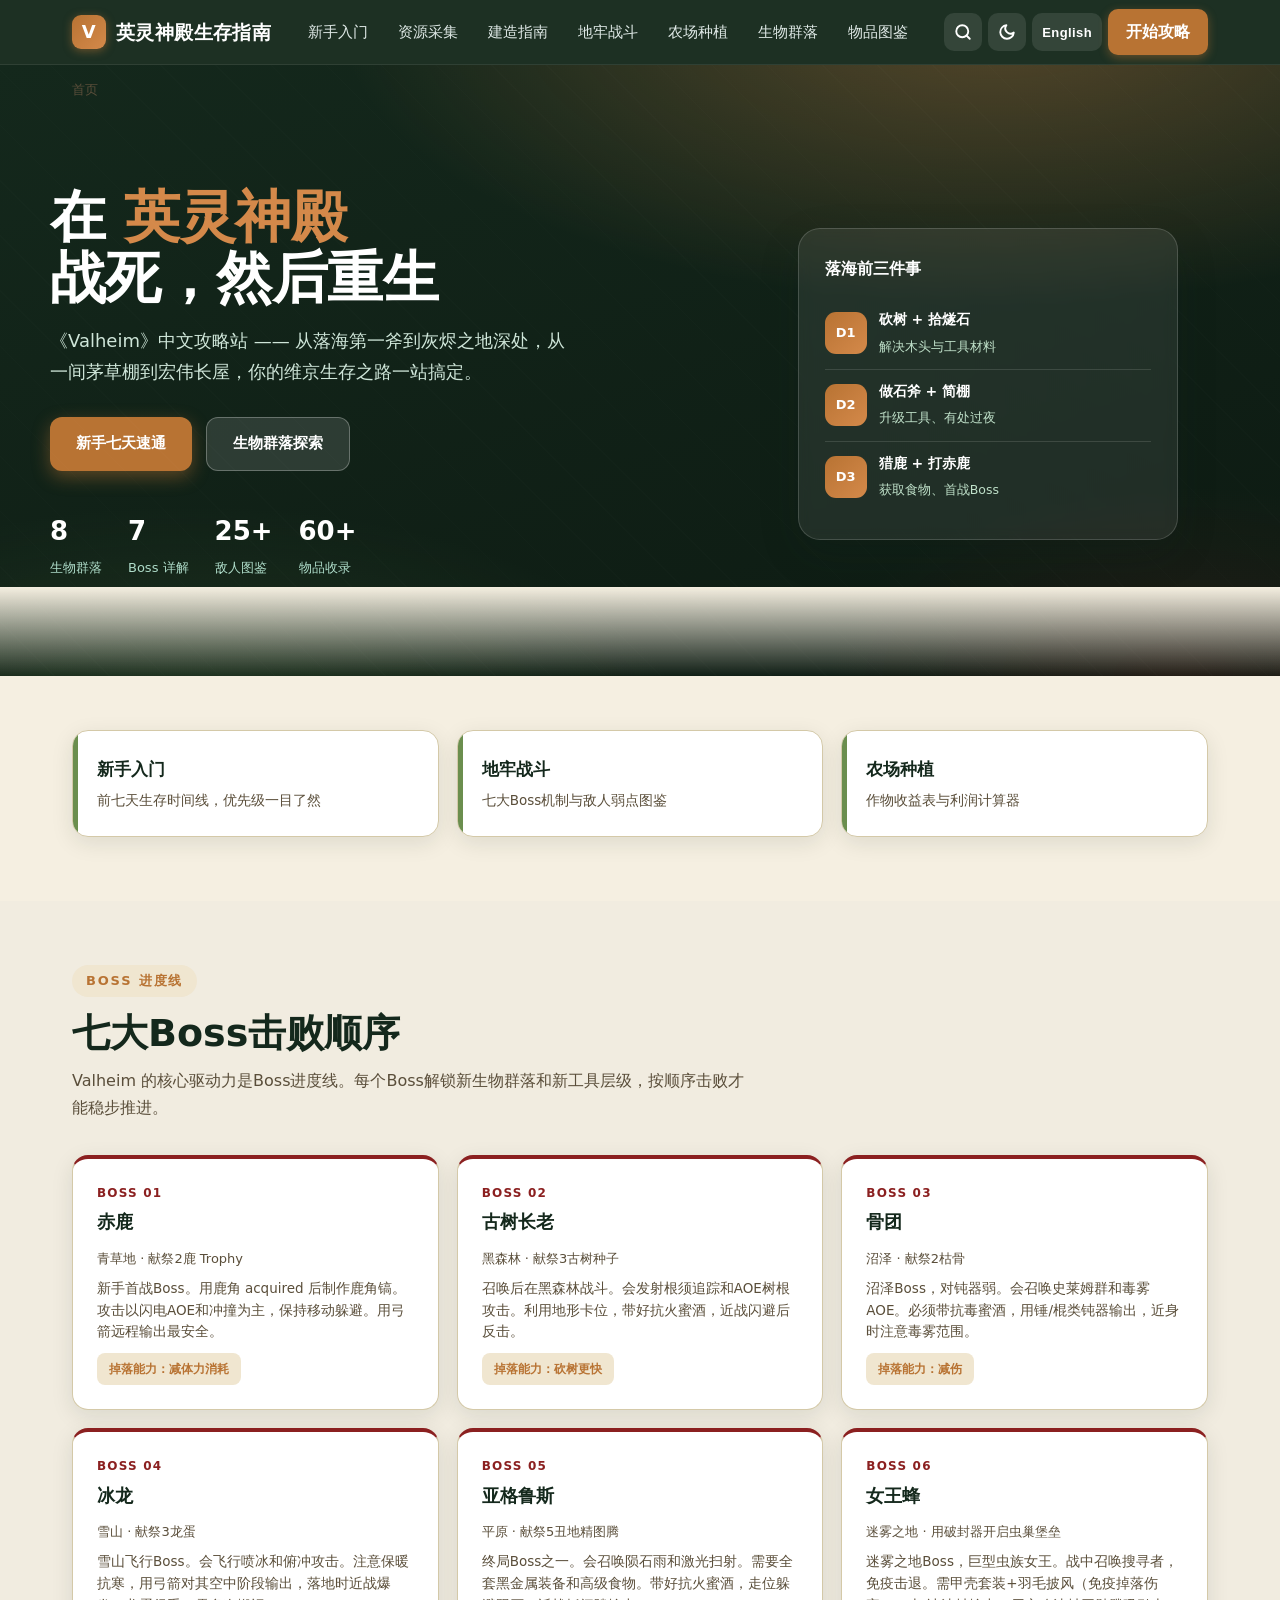
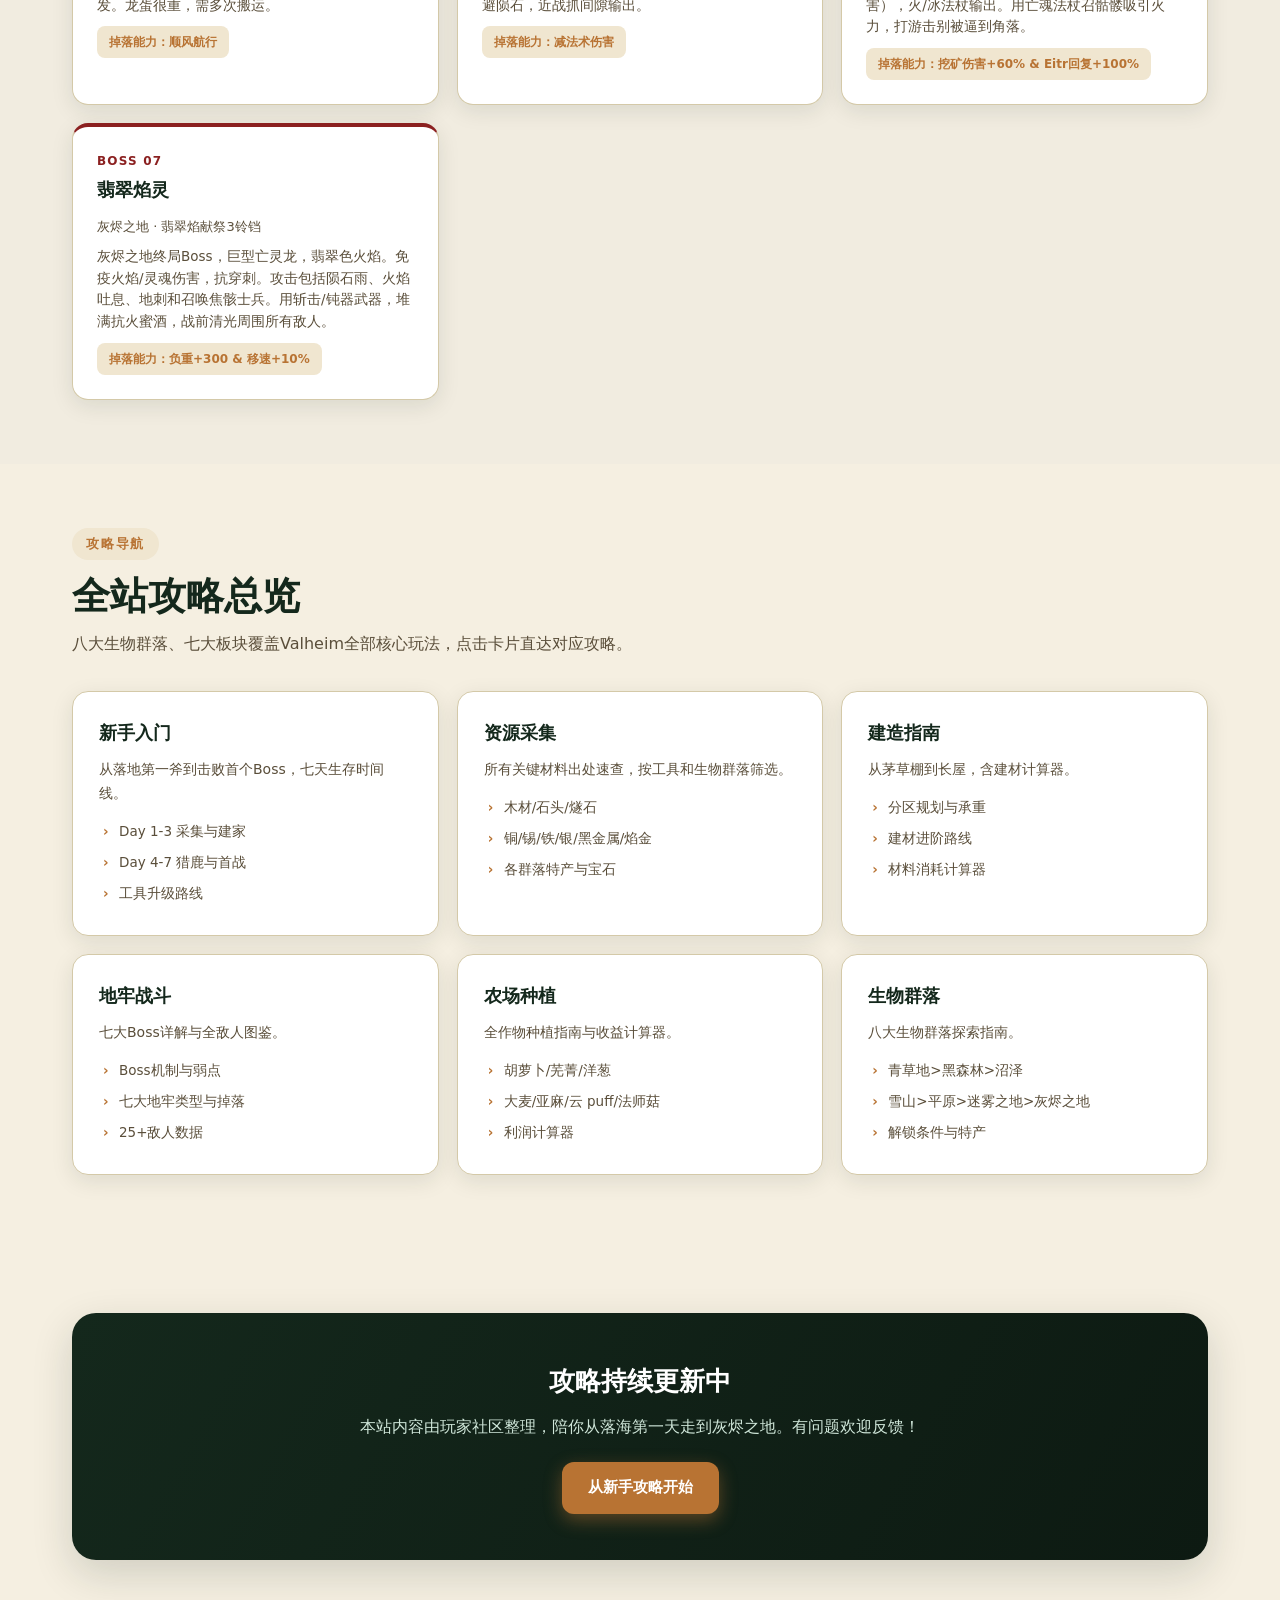
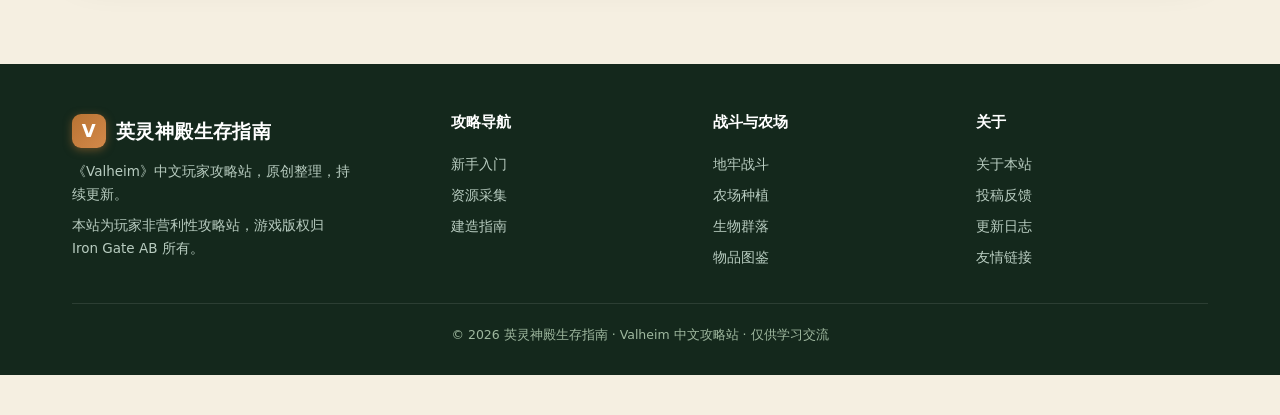
<file: index.html>
<!DOCTYPE html>
<html lang="zh-CN">
<head>
<meta charset="UTF-8">
<meta name="viewport" content="width=device-width, initial-scale=1.0">
<link rel="canonical" href="https://valheim.yxhtl.com/">
<title>英灵神殿生存指南 | Valheim 中文攻略站</title>
<meta name="description" content="《英灵神殿》(Valheim) 中文攻略站：新手入门、资源采集、建造指南、地牢战斗、农场种植、生物群落探索与物品图鉴。从青草地到灰烬之地，一站式维京生存攻略。">
<meta name="keywords" content="Valheim,英灵神殿,攻略,新手指南,资源采集,建造,地牢,Boss,农场,生物群落,迷雾之地,灰烬之地,Mistlands,Ashlands,Queen,Fader">
<link rel="stylesheet" href="css/style.css">
<script type="application/ld+json">
{"@context":"https://schema.org","@type":"WebSite","name":"英灵神殿生存指南","alternateName":"Valheim 中文攻略站","inLanguage":"zh-CN","url":"index.html","about":"《英灵神殿》(Valheim) 中文攻略站：新手入门、资源采集、建造指南、地牢战斗、农场种植、生物群落探索与物品图鉴"}
</script>
  <!-- Google tag (gtag.js) -->
  <script>
  if (location.hostname === "valheim.yxhtl.com" || location.hostname === "valheim-guide-six.vercel.app") {
    window.dataLayer = window.dataLayer || [];
    window.gtag = function(){ window.dataLayer.push(arguments); };
    gtag('js', new Date());
    gtag('config', 'G-NEQNNBPZZZ');
    var analyticsScript = document.createElement('script');
    analyticsScript.async = true;
    analyticsScript.src = 'https://www.googletagmanager.com/gtag/js?id=G-NEQNNBPZZZ';
    document.head.appendChild(analyticsScript);
  }
</script>
  <!-- 百度统计 -->
  <script async src="https://hm.baidu.com/hm.js?71f28761d7809372b129ffb5598d0451"></script>
</head>
<body>

<!-- ===== NAV ===== -->
<header class="nav">
  <div class="wrap nav-inner">
    <a href="index.html" class="brand"><span class="logo">V</span><span data-i18n="brand">英灵神殿生存指南</span></a>
    <nav class="nav-links" id="navLinks">
      <a href="getting-started.html" data-i18n="nav.getting-started">新手入门</a>
      <a href="resources.html" data-i18n="nav.resources">资源采集</a>
      <a href="building.html" data-i18n="nav.building">建造指南</a>
      <a href="dungeons.html" data-i18n="nav.dungeons">地牢战斗</a>
      <a href="farming.html" data-i18n="nav.farming">农场种植</a>
      <a href="explore.html" data-i18n="nav.explore">生物群落</a>
      <a href="items.html" data-i18n="nav.items">物品图鉴</a>
    </nav>
    <div class="nav-utils">
      <button class="nav-btn search-btn" aria-label="搜索"><svg width="18" height="18" viewBox="0 0 24 24" fill="none" stroke="currentColor" stroke-width="2.5" stroke-linecap="round" stroke-linejoin="round"><circle cx="11" cy="11" r="8"/><line x1="21" y1="21" x2="16.65" y2="16.65"/></svg></button>
      <button class="nav-btn dark-btn" aria-label="暗色模式"><svg width="18" height="18" viewBox="0 0 24 24" fill="none" stroke="currentColor" stroke-width="2.5" stroke-linecap="round" stroke-linejoin="round"><path d="M21 12.79A9 9 0 1 1 11.21 3 7 7 0 0 0 21 12.79z"/></svg></button>
      <button class="nav-btn lang-btn" aria-label="语言">English</button>
      <a href="getting-started.html" class="nav-cta" data-i18n="nav.cta.start">开始攻略</a>
    </div>
    <button class="burger" id="burger" aria-label="菜单"><span></span><span></span><span></span></button>
  </div>
</header>

<!-- ===== HERO ===== -->
<div class="hero" id="top">
  <div class="wrap" style="padding-top:14px">
    <div class="breadcrumb" style="color:#cfe6d9"><span data-en="Home">首页</span></div>
  </div>
  <div class="wrap hero-grid">
    <div>
      <h1 data-en="Fight, Die &amp; Rise&lt;br&gt;in &lt;span&gt;Valheim&lt;/span&gt;">在 <span>英灵神殿</span><br>战死，然后重生</h1>
      <p class="tag" data-en="The Valheim guide — from your first axe strike to the depths of Ashlands, from a thatched hut to a mighty longhouse. Your Viking survival journey, all in one place.">《Valheim》中文攻略站 —— 从落海第一斧到灰烬之地深处，从一间茅草棚到宏伟长屋，你的维京生存之路一站搞定。</p>
      <div class="hero-btns">
        <a href="getting-started.html" class="btn btn-primary" data-en="7-Day Beginner Guide">新手七天速通</a>
        <a href="explore.html" class="btn btn-ghost" data-en="Explore Biomes">生物群落探索</a>
      </div>
      <div class="hero-stats">
        <div class="s"><b>8</b><small data-en="Biomes">生物群落</small></div>
        <div class="s"><b>7</b><small data-en="Boss Guides">Boss 详解</small></div>
        <div class="s"><b>25+</b><small data-en="Enemy Codex">敌人图鉴</small></div>
        <div class="s"><b>60+</b><small data-en="Items">物品收录</small></div>
      </div>
    </div>
    <div class="hero-art">
      <div class="island-card">
        <h3 data-en="First 3 Things Ashore">落海前三件事</h3>
        <div class="day-row"><div class="day-badge">D1</div><div class="t"><b data-en="Chop Trees + Gather Flint">砍树 + 拾燧石</b><small data-en="Wood &amp; tool materials">解决木头与工具材料</small></div></div>
        <div class="day-row"><div class="day-badge">D2</div><div class="t"><b data-en="Stone Axe + Hut">做石斧 + 简棚</b><small data-en="Upgrade tools, shelter for night">升级工具、有处过夜</small></div></div>
        <div class="day-row"><div class="day-badge">D3</div><div class="t"><b data-en="Hunt Deer + Fight Eikthyr">猎鹿 + 打赤鹿</b><small data-en="Food &amp; first Boss fight">获取食物、首战Boss</small></div></div>
      </div>
    </div>
  </div>
</div>

<!-- ===== QUICK ACCESS ===== -->
<section style="padding-top:54px">
  <div class="wrap">
    <div class="quick">
      <a href="getting-started.html" class="qcard"><h3 data-en="Beginner Guide">新手入门</h3><p data-en="7-day survival timeline, clear priorities">前七天生存时间线，优先级一目了然</p></a>
      <a href="dungeons.html" class="qcard"><h3 data-en="Dungeons">地牢战斗</h3><p data-en="7 Boss mechanics &amp; enemy weakness codex">七大Boss机制与敌人弱点图鉴</p></a>
      <a href="farming.html" class="qcard"><h3 data-en="Farming">农场种植</h3><p data-en="Crop yield table &amp; profit calculator">作物收益表与利润计算器</p></a>
    </div>
  </div>
</section>

<!-- ===== BOSS PROGRESS ===== -->
<section class="bg-alt">
  <div class="wrap">
    <span class="eyebrow" data-en="Boss Progression">Boss 进度线</span>
    <h2 class="title" data-en="Boss Defeat Order">七大Boss击败顺序</h2>
    <p class="subtitle" data-en="Valheim's core drive is the Boss progression line. Each Boss unlocks new biomes and tool tiers. Defeat them in order to advance steadily.">Valheim 的核心驱动力是Boss进度线。每个Boss解锁新生物群落和新工具层级，按顺序击败才能稳步推进。</p>
    <div class="boss-grid">
      <div class="boss-card">
        <div class="boss-num">BOSS 01</div>
        <h4 data-en="Eikthyr">赤鹿</h4>
        <div class="boss-biome" data-en="Meadows · Offer 2 Deer Trophies">青草地 · 献祭2鹿 Trophy</div>
        <p class="boss-strat" data-en="First Boss. Craft an antler pickaxe after defeating it. Attacks include lightning AOE and charge — keep moving to dodge. Bow is safest for ranged DPS.">新手首战Boss。用鹿角 acquired 后制作鹿角镐。攻击以闪电AOE和冲撞为主，保持移动躲避。用弓箭远程输出最安全。</p>
        <span class="boss-power" data-en="Power: Reduced stamina drain">掉落能力：减体力消耗</span>
      </div>
      <div class="boss-card">
        <div class="boss-num">BOSS 02</div>
        <h4 data-en="The Elder">古树长老</h4>
        <div class="boss-biome" data-en="Black Forest · Offer 3 Ancient Seeds">黑森林 · 献祭3古树种子</div>
        <p class="boss-strat" data-en="Fought in the Black Forest. Fires tracking roots and AOE root attacks. Use terrain to block, bring fire-resistance mead, counterattack after dodging melee.">召唤后在黑森林战斗。会发射根须追踪和AOE树根攻击。利用地形卡位，带好抗火蜜酒，近战闪避后反击。</p>
        <span class="boss-power" data-en="Power: Faster tree chopping">掉落能力：砍树更快</span>
      </div>
      <div class="boss-card">
        <div class="boss-num">BOSS 03</div>
        <h4 data-en="Bonemass">骨团</h4>
        <div class="boss-biome" data-en="Swamp · Offer 2 Withered Bones">沼泽 · 献祭2枯骨</div>
        <p class="boss-strat" data-en="Swamp Boss, weak to blunt weapons. Summons slime swarms and poison AOE. Must bring poison-resistance mead. Use hammer/club for blunt damage, back off during poison clouds.">沼泽Boss，对钝器弱。会召唤史莱姆群和毒雾AOE。必须带抗毒蜜酒，用锤/棍类钝器输出，近身时注意毒雾范围。</p>
        <span class="boss-power" data-en="Power: Damage reduction">掉落能力：减伤</span>
      </div>
      <div class="boss-card">
        <div class="boss-num">BOSS 04</div>
        <h4 data-en="Moder">冰龙</h4>
        <div class="boss-biome" data-en="Mountain · Offer 3 Dragon Eggs">雪山 · 献祭3龙蛋</div>
        <p class="boss-strat" data-en="Mountain flying Boss. Breathes ice and dive-bombs. Stay warm with wolf armor + frost-resistance mead. Use bow for aerial phase, melee burst when landed. Dragon eggs are very heavy.">雪山飞行Boss。会飞行喷冰和俯冲攻击。注意保暖抗寒，用弓箭对其空中阶段输出，落地时近战爆发。龙蛋很重，需多次搬运。</p>
        <span class="boss-power" data-en="Power: Tailwind sailing">掉落能力：顺风航行</span>
      </div>
      <div class="boss-card">
        <div class="boss-num">BOSS 05</div>
        <h4 data-en="Yagluth">亚格鲁斯</h4>
        <div class="boss-biome" data-en="Plains · Offer 5 Fuling Totems">平原 · 献祭5丑地精图腾</div>
        <p class="boss-strat" data-en="Endgame Boss. Summons meteor rain and laser sweeps. Requires full Blackmetal gear and top-tier food. Bring fire-resistance mead, dodge meteors, exploit gaps for melee.">终局Boss之一。会召唤陨石雨和激光扫射。需要全套黑金属装备和高级食物。带好抗火蜜酒，走位躲避陨石，近战抓间隙输出。</p>
        <span class="boss-power" data-en="Power: Reduced magic damage">掉落能力：减法术伤害</span>
      </div>
      <div class="boss-card">
        <div class="boss-num">BOSS 06</div>
        <h4 data-en="The Queen">女王蜂</h4>
        <div class="boss-biome" data-en="Mistlands · Use Sealbreaker at Infested Citadel">迷雾之地 · 用破封器开启虫巢堡垒</div>
        <p class="boss-strat" data-en="Mistlands Boss, a giant insectoid queen. Summons Seekers mid-battle, immune to knockback. Bring Carapace armor, Feather Cape (negates fall damage), and fire/frost staffs. Use Dead Raiser to summon skeleton distractions. Hit-and-retreat — avoid corners.">迷雾之地Boss，巨型虫族女王。战中召唤搜寻者，免疫击退。需甲壳套装+羽毛披风（免疫掉落伤害），火/冰法杖输出。用亡魂法杖召骷髅吸引火力，打游击别被逼到角落。</p>
        <span class="boss-power" data-en="Power: +60% mining damage &amp; +100% Eitr regen">掉落能力：挖矿伤害+60% & Eitr回复+100%</span>
      </div>
      <div class="boss-card">
        <div class="boss-num">BOSS 07</div>
        <h4 data-en="Fader">翡翠焰灵</h4>
        <div class="boss-biome" data-en="Ashlands · Offer 3 Bells at The Emerald Flame">灰烬之地 · 翡翠焰献祭3铃铛</div>
        <p class="boss-strat" data-en="Ashlands final Boss, a massive undead dragon with green flames. Immune to fire/spirit, resistant to pierce. Attacks include meteor rain, fire breath, ground spikes, and summoning Charred. Use slashing/blunt weapons, Stack fire-resist mead, and clear all nearby enemies before the fight.">灰烬之地终局Boss，巨型亡灵龙，翡翠色火焰。免疫火焰/灵魂伤害，抗穿刺。攻击包括陨石雨、火焰吐息、地刺和召唤焦骸士兵。用斩击/钝器武器，堆满抗火蜜酒，战前清光周围所有敌人。</p>
        <span class="boss-power" data-en="Power: +300 carry weight &amp; +10% movement speed">掉落能力：负重+300 & 移速+10%</span>
      </div>
    </div>
  </div>
</section>

<!-- ===== GUIDE OVERVIEW ===== -->
<section>
  <div class="wrap">
    <span class="eyebrow" data-en="Guide Navigation">攻略导航</span>
    <h2 class="title" data-en="Site Guide Overview">全站攻略总览</h2>
    <p class="subtitle" data-en="Eight biomes, seven sections covering all core Valheim gameplay. Click a card to jump to the guide.">八大生物群落、七大板块覆盖Valheim全部核心玩法，点击卡片直达对应攻略。</p>    <div class="feature-grid">
      <a href="getting-started.html" class="fcard"><h4 data-en="Beginner Guide">新手入门</h4><p data-en="From your first axe to the first Boss — a 7-day survival timeline.">从落地第一斧到击败首个Boss，七天生存时间线。</p><ul><li data-en="Day 1-3: Gathering &amp; base building">Day 1-3 采集与建家</li><li data-en="Day 4-7: Deer hunting &amp; first Boss">Day 4-7 猎鹿与首战</li><li data-en="Tool upgrade paths">工具升级路线</li></ul></a>
      <a href="resources.html" class="fcard"><h4 data-en="Resources">资源采集</h4><p data-en="Quick reference for all key material sources, filterable by tool and biome.">所有关键材料出处速查，按工具和生物群落筛选。</p><ul><li data-en="Wood / Stone / Flint">木材/石头/燧石</li><li data-en="Copper / Tin / Iron / Silver / Blackmetal / Flametal">铜/锡/铁/银/黑金属/焰金</li><li data-en="Biome-specific resources &amp; gems">各群落特产与宝石</li></ul></a>
      <a href="building.html" class="fcard"><h4 data-en="Building">建造指南</h4><p data-en="From thatched huts to longhouses, with a material calculator.">从茅草棚到长屋，含建材计算器。</p><ul><li data-en="Zoning &amp; structural integrity">分区规划与承重</li><li data-en="Building material progression">建材进阶路线</li><li data-en="Material cost calculator">材料消耗计算器</li></ul></a>
      <a href="dungeons.html" class="fcard"><h4 data-en="Dungeons">地牢战斗</h4><p data-en="7 Boss guides and full enemy codex.">七大Boss详解与全敌人图鉴。</p><ul><li data-en="Boss mechanics &amp; weaknesses">Boss机制与弱点</li><li data-en="Dungeon types &amp; drops">七大地牢类型与掉落</li><li data-en="25+ enemy stats">25+敌人数据</li></ul></a>
      <a href="farming.html" class="fcard"><h4 data-en="Farming">农场种植</h4><p data-en="Full crop planting guide and profit calculator.">全作物种植指南与收益计算器。</p><ul><li data-en="Carrot / Turnip / Onion">胡萝卜/芜菁/洋葱</li><li data-en="Barley / Flax / Jotun Puffs / Magecaps">大麦/亚麻/云 puff/法师菇</li><li data-en="Profit calculator">利润计算器</li></ul></a>
      <a href="explore.html" class="fcard"><h4 data-en="Biomes">生物群落</h4><p data-en="8 biome exploration guide.">八大生物群落探索指南。</p><ul><li data-en="Meadows &gt; Black Forest &gt; Swamp">青草地&gt;黑森林&gt;沼泽</li><li data-en="Mountain &gt; Plains &gt; Mistlands &gt; Ashlands">雪山&gt;平原&gt;迷雾之地&gt;灰烬之地</li><li data-en="Unlock conditions &amp; resources">解锁条件与特产</li></ul></a>
    </div>
  </div>
</section>

<!-- ===== CTA ===== -->
<section>
  <div class="wrap">
    <div class="cta-strip">
      <h3 data-en="Guides Continuously Updated">攻略持续更新中</h3>
      <p data-en="Content curated by the player community, guiding you from day one to the Ashlands. Feedback welcome!">本站内容由玩家社区整理，陪你从落海第一天走到灰烬之地。有问题欢迎反馈！</p>
      <a href="getting-started.html" class="btn btn-primary" data-en="Start with Beginner Guide">从新手攻略开始</a>
    </div>
  </div>
</section>

<!-- ===== FOOTER ===== -->
<footer>
  <div class="wrap">
    <div class="foot-grid">
      <div class="foot-brand">
        <a href="index.html" class="brand" style="color:#fff"><span class="logo">V</span><span data-en="Valheim Survival Guide">英灵神殿生存指南</span></a>
        <p data-i18n="foot.branddesc">《Valheim》中文玩家攻略站，原创整理，持续更新。</p>
        <p class="disclaimer" data-en="This is a non-profit fan guide site. Game rights belong to Iron Gate AB.">本站为玩家非营利性攻略站，游戏版权归 Iron Gate AB 所有。</p>
      </div>
      <div><h4 data-i18n="foot.nav">攻略导航</h4><a href="getting-started.html" data-en="Beginner">新手入门</a><a href="resources.html" data-en="Resources">资源采集</a><a href="building.html" data-en="Building">建造指南</a></div>
      <div><h4 data-i18n="foot.combat">战斗与农场</h4><a href="dungeons.html" data-en="Dungeons">地牢战斗</a><a href="farming.html" data-en="Farming">农场种植</a><a href="explore.html" data-en="Biomes">生物群落</a><a href="items.html" data-en="Items">物品图鉴</a></div>
      <div><h4 data-i18n="foot.about">关于</h4><a href="about.html" data-i18n="foot.aboutus">关于本站</a><a href="about.html" data-i18n="foot.feedback">投稿反馈</a><a href="about.html" data-i18n="foot.changelog">更新日志</a><a href="about.html" data-en="Links">友情链接</a></div>
    </div>
    <div class="foot-bottom" data-i18n="foot.copy">© 2026 英灵神殿生存指南 · Valheim 中文攻略站 · 仅供学习交流</div>
  </div>
</footer>

<button id="toTop" aria-label="返回顶部" data-en="Top">顶部</button>
<div class="search-overlay" id="searchOverlay">
  <div class="search-panel">
    <div class="search-input-wrap">
      <span class="s-ico"></span>
      <input type="text" placeholder="搜索攻略、物品、Boss…">
      <button class="search-close" aria-label="关闭">×</button>
    </div>
    <div class="search-results"></div>
  </div>
</div>
<!-- Giscus 评论区 -->
<div class="wrap" style="margin-top:0;padding-bottom:40px">
<div class="giscus" style="max-width:var(--maxw);margin:0 auto"></div>
</div>
<script src="https://giscus.app/client.js"
        data-repo="yxhtl/valheim-guide"
        data-repo-id="R_kgDOThXc9g"
        data-category="General"
        data-category-id="DIC_kwDOThXc9s4DBzzv"
        data-mapping="pathname"
        data-strict="0"
        data-reactions-enabled="1"
        data-emit-metadata="0"
        data-input-position="bottom"
        data-theme="preferred_color_scheme"
        data-lang="en"
        crossorigin="anonymous"
        async>
</script>
<script src="js/common.js"></script>
</body>
</html>
</file>
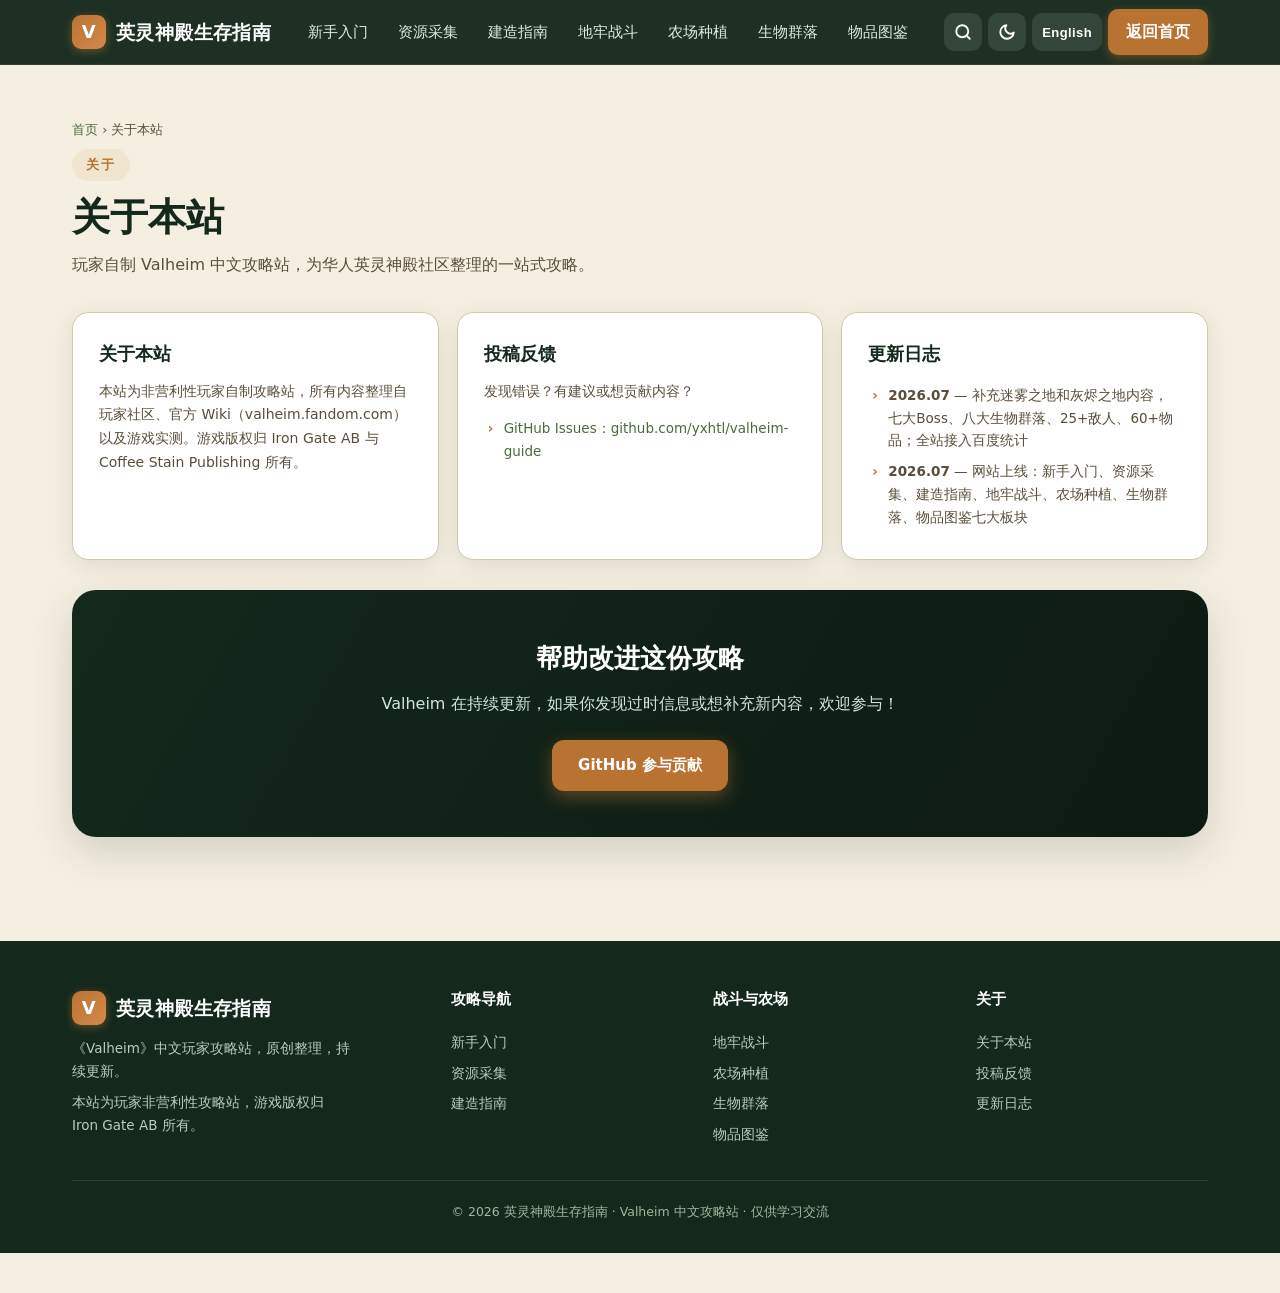
<file: about.html>
<!DOCTYPE html>
<html lang="zh-CN">
<head>
<meta charset="UTF-8">
<meta name="viewport" content="width=device-width, initial-scale=1.0">
<link rel="canonical" href="https://valheim.yxhtl.com/about.html">
<title>关于本站 | 英灵神殿生存指南</title>
<meta name="description" content="关于英灵神殿生存指南——Valheim中文玩家攻略站，内容来源、更新日志与联系方式。">
<link rel="stylesheet" href="css/style.css">
  <!-- Google tag (gtag.js) -->
  <script>
  if (location.hostname === "valheim.yxhtl.com" || location.hostname === "valheim-guide-six.vercel.app") {
    window.dataLayer = window.dataLayer || [];
    window.gtag = function(){ window.dataLayer.push(arguments); };
    gtag('js', new Date());
    gtag('config', 'G-NEQNNBPZZZ');
    var analyticsScript = document.createElement('script');
    analyticsScript.async = true;
    analyticsScript.src = 'https://www.googletagmanager.com/gtag/js?id=G-NEQNNBPZZZ';
    document.head.appendChild(analyticsScript);
  }
</script>
  <!-- 百度统计 -->
  <script async src="https://hm.baidu.com/hm.js?71f28761d7809372b129ffb5598d0451"></script>
</head>
<body>

<header class="nav">
  <div class="wrap nav-inner">
    <a href="index.html" class="brand"><span class="logo">V</span><span data-i18n="brand">英灵神殿生存指南</span></a>
    <nav class="nav-links" id="navLinks">
      <a href="getting-started.html" data-i18n="nav.getting-started">新手入门</a>
      <a href="resources.html" data-i18n="nav.resources">资源采集</a>
      <a href="building.html" data-i18n="nav.building">建造指南</a>
      <a href="dungeons.html" data-i18n="nav.dungeons">地牢战斗</a>
      <a href="farming.html" data-i18n="nav.farming">农场种植</a>
      <a href="explore.html" data-i18n="nav.explore">生物群落</a>
      <a href="items.html" data-i18n="nav.items">物品图鉴</a>
    </nav>
    <div class="nav-utils">
      <button class="nav-btn search-btn" aria-label="搜索"><svg width="18" height="18" viewBox="0 0 24 24" fill="none" stroke="currentColor" stroke-width="2.5" stroke-linecap="round" stroke-linejoin="round"><circle cx="11" cy="11" r="8"/><line x1="21" y1="21" x2="16.65" y2="16.65"/></svg></button>
      <button class="nav-btn dark-btn" aria-label="暗色模式"><svg width="18" height="18" viewBox="0 0 24 24" fill="none" stroke="currentColor" stroke-width="2.5" stroke-linecap="round" stroke-linejoin="round"><path d="M21 12.79A9 9 0 1 1 11.21 3 7 7 0 0 0 21 12.79z"/></svg></button>
      <button class="nav-btn lang-btn" aria-label="语言">English</button>
      <a href="index.html" class="nav-cta" data-i18n="nav.cta.home">返回首页</a>
    </div>
    <button class="burger" id="burger" aria-label="菜单"><span></span><span></span><span></span></button>
  </div>
</header>

<section id="top" style="padding-top:54px">
  <div class="wrap">
    <div class="breadcrumb"><a href="index.html" data-en="Home">首页</a> <span>›</span> <span data-en="About">关于本站</span></div>
    <span class="eyebrow" data-en="About">关于</span>
    <h2 class="title" data-en="About This Site">关于本站</h2>
    <p class="subtitle" data-en="A fan-made Valheim guide site, built by players for the Chinese Valheim community.">玩家自制 Valheim 中文攻略站，为华人英灵神殿社区整理的一站式攻略。</p>

    <div class="feature-grid" style="margin-top:14px">
      <div class="fcard">
        <h4 data-en="About This Site">关于本站</h4>
        <p data-en="This is a non-profit, fan-made guide website for the game Valheim (英灵神殿). All content is compiled from the player community, the official Valheim Wiki (valheim.fandom.com), and in-game testing. Game copyright belongs to Iron Gate AB and Coffee Stain Publishing.">本站为非营利性玩家自制攻略站，所有内容整理自玩家社区、官方 Wiki（valheim.fandom.com）以及游戏实测。游戏版权归 Iron Gate AB 与 Coffee Stain Publishing 所有。</p>
      </div>
      <div class="fcard">
        <h4 data-en="Feedback &amp; Contributions">投稿反馈</h4>
        <p data-en="Found an error? Have suggestions or want to contribute content?">发现错误？有建议或想贡献内容？</p>
        <ul>
          <li data-en="GitHub Issues: github.com/yxhtl/valheim-guide"><a href="https://github.com/yxhtl/valheim-guide/issues" style="color:var(--moss)">GitHub Issues：github.com/yxhtl/valheim-guide</a></li>
        </ul>
      </div>
      <div class="fcard">
        <h4 data-en="Changelog">更新日志</h4>
        <ul>
          <li><b>2026.07</b> — 补充迷雾之地和灰烬之地内容，七大Boss、八大生物群落、25+敌人、60+物品；全站接入百度统计</li>
          <li><b>2026.07</b> — 网站上线：新手入门、资源采集、建造指南、地牢战斗、农场种植、生物群落、物品图鉴七大板块</li>
        </ul>
      </div>
    </div>

    <div class="cta-strip" style="margin-top:30px">
      <h3 data-en="Help Improve This Guide">帮助改进这份攻略</h3>
      <p data-en="Valheim is constantly evolving. If you spot outdated info or want to add new content, we'd love your help!">Valheim 在持续更新，如果你发现过时信息或想补充新内容，欢迎参与！</p>
      <a href="https://github.com/yxhtl/valheim-guide" class="btn btn-primary" data-en="Contribute on GitHub">GitHub 参与贡献</a>
    </div>
  </div>
</section>

<footer>
  <div class="wrap">
    <div class="foot-grid">
      <div class="foot-brand">
        <a href="index.html" class="brand" style="color:#fff"><span class="logo">V</span><span data-en="Valheim Survival Guide">英灵神殿生存指南</span></a>
        <p data-i18n="foot.branddesc">《Valheim》中文玩家攻略站，原创整理，持续更新。</p>
        <p class="disclaimer" data-en="This is a non-profit fan guide site. Game rights belong to Iron Gate AB.">本站为玩家非营利性攻略站，游戏版权归 Iron Gate AB 所有。</p>
      </div>
      <div><h4 data-i18n="foot.nav">攻略导航</h4><a href="getting-started.html" data-en="Beginner">新手入门</a><a href="resources.html" data-en="Resources">资源采集</a><a href="building.html" data-en="Building">建造指南</a></div>
      <div><h4 data-i18n="foot.combat">战斗与农场</h4><a href="dungeons.html" data-en="Dungeons">地牢战斗</a><a href="farming.html" data-en="Farming">农场种植</a><a href="explore.html" data-en="Biomes">生物群落</a><a href="items.html" data-en="Items">物品图鉴</a></div>
      <div><h4 data-i18n="foot.about">关于</h4><a href="about.html" data-i18n="foot.aboutus">关于本站</a><a href="about.html" data-i18n="foot.feedback">投稿反馈</a><a href="about.html" data-i18n="foot.changelog">更新日志</a></div>
    </div>
    <div class="foot-bottom" data-i18n="foot.copy">© 2026 英灵神殿生存指南 · Valheim 中文攻略站 · 仅供学习交流</div>
  </div>
</footer>

<button id="toTop" aria-label="返回顶部" data-en="Top">顶部</button>
<div class="search-overlay" id="searchOverlay">
  <div class="search-panel">
    <div class="search-input-wrap">
      <span class="s-ico"></span>
      <input type="text" placeholder="搜索攻略、物品、Boss…">
      <button class="search-close" aria-label="关闭">×</button>
    </div>
    <div class="search-results"></div>
  </div>
</div>
<!-- Giscus 评论区 -->
<div class="wrap" style="margin-top:0;padding-bottom:40px">
<div class="giscus" style="max-width:var(--maxw);margin:0 auto"></div>
</div>
<script src="https://giscus.app/client.js"
        data-repo="yxhtl/valheim-guide"
        data-repo-id="R_kgDOThXc9g"
        data-category="General"
        data-category-id="DIC_kwDOThXc9s4DBzzv"
        data-mapping="pathname"
        data-strict="0"
        data-reactions-enabled="1"
        data-emit-metadata="0"
        data-input-position="bottom"
        data-theme="preferred_color_scheme"
        data-lang="en"
        crossorigin="anonymous"
        async>
</script>
<script src="js/common.js"></script>
</body>
</html>
</file>
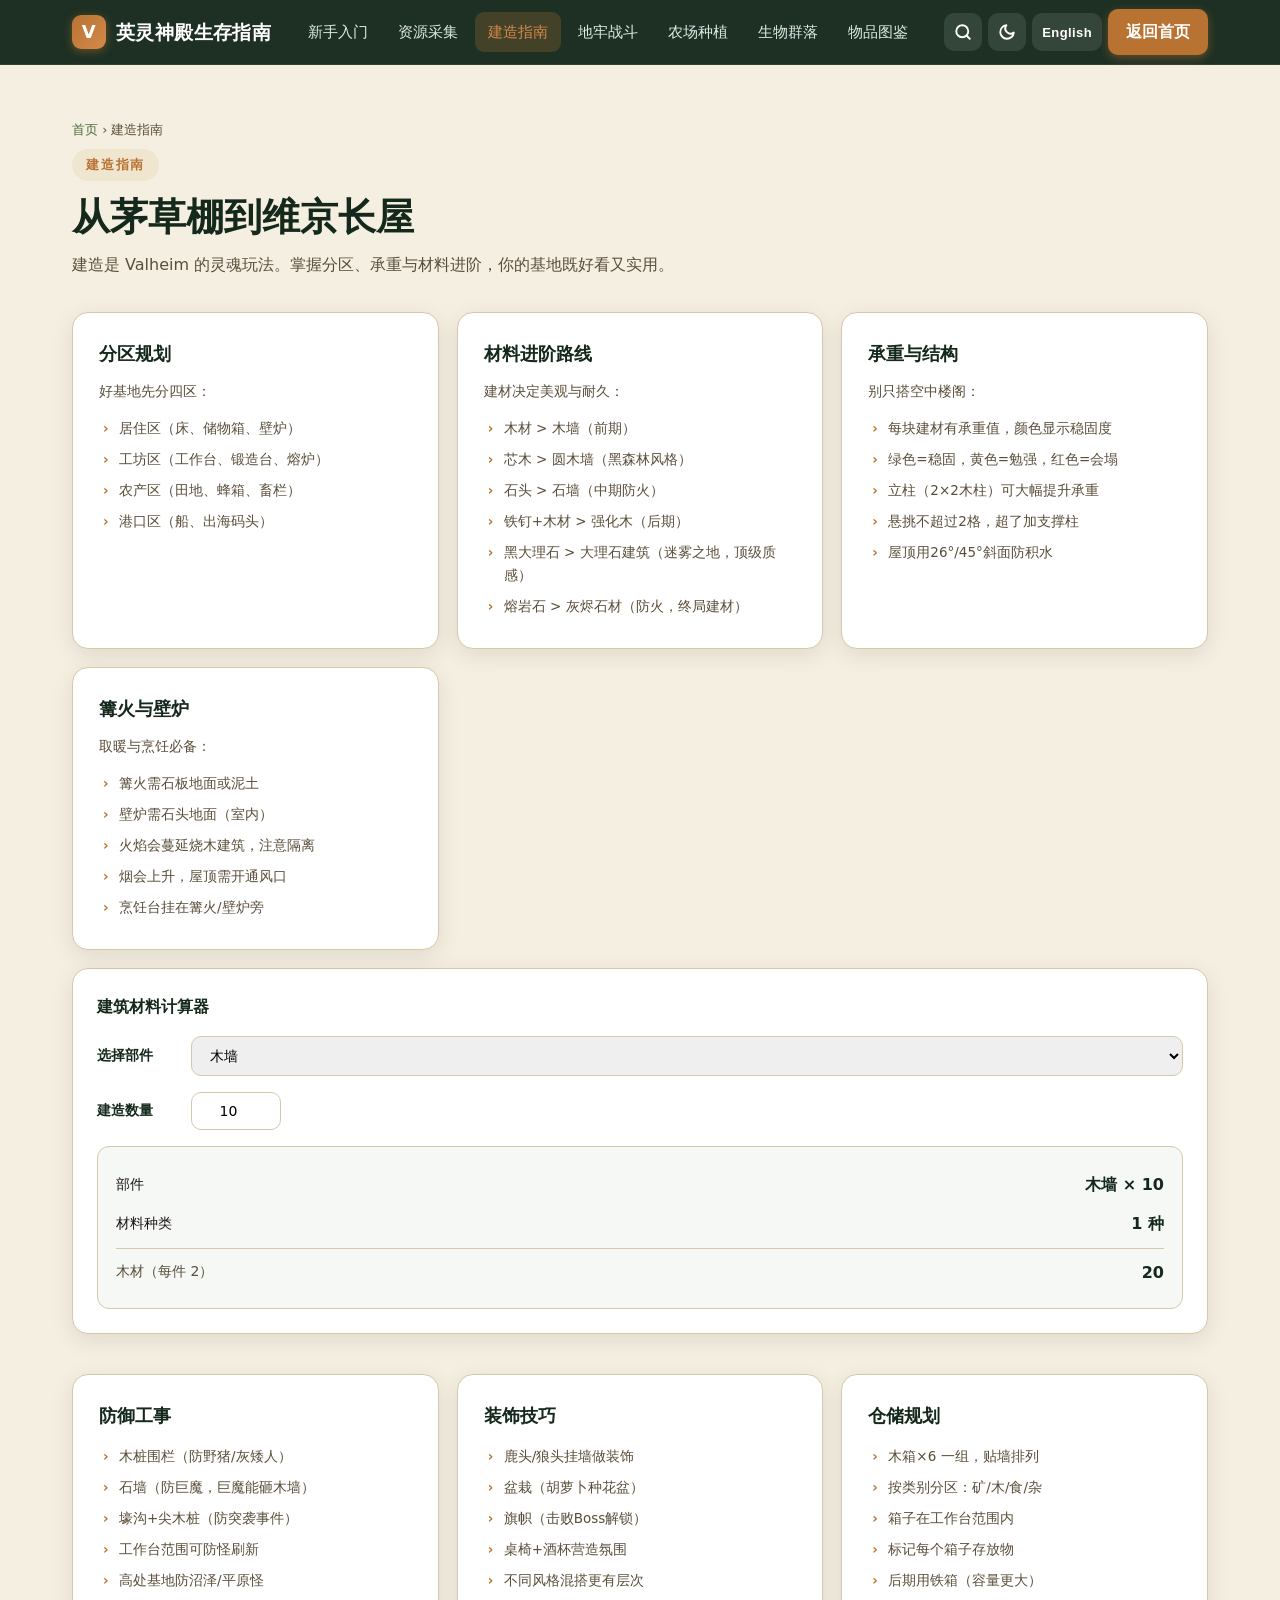
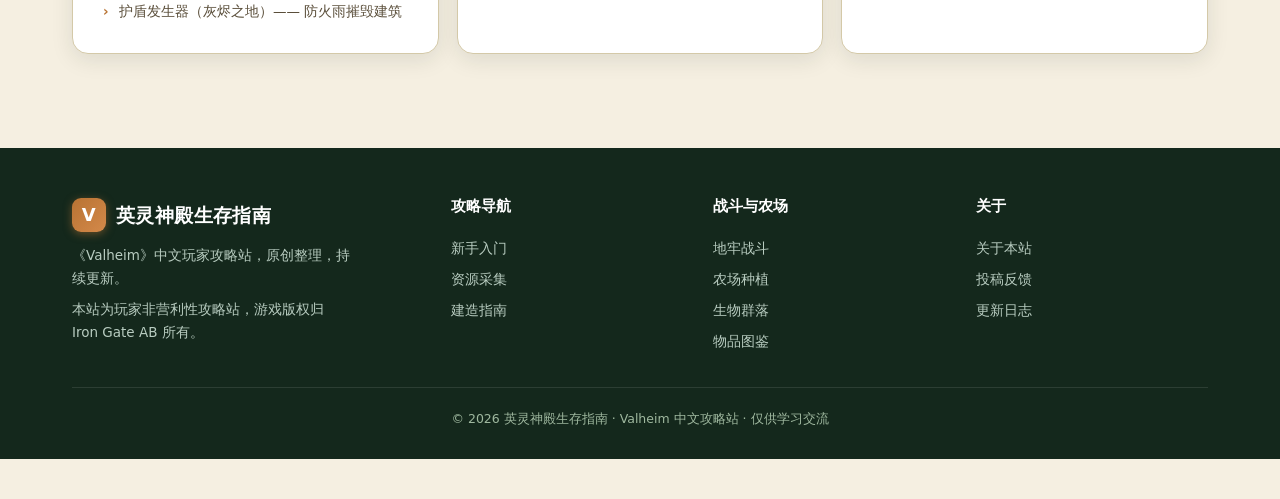
<file: building.html>
<!DOCTYPE html>
<html lang="zh-CN">
<head>
<meta charset="UTF-8">
<meta name="viewport" content="width=device-width, initial-scale=1.0">
<link rel="canonical" href="https://valheim.yxhtl.com/building.html">
<title>建造指南与建材计算器 | Valheim 英灵神殿攻略</title>
<meta name="description" content="Valheim建造攻略：分区规划、承重机制、建材进阶路线，含交互式建材计算器，选蓝图自动算出所需材料数量。">
<meta name="keywords" content="Valheim建造,英灵神殿建材,建造指南,建材计算器,承重,分区规划">
<link rel="stylesheet" href="css/style.css">
<script type="application/ld+json">
{"@context":"https://schema.org","@type":"Article","headline":"Valheim 建造指南与建材计算器","inLanguage":"zh-CN","about":"Valheim 建造分区、承重机制、建材进阶与交互式计算器","isPartOf":{"@type":"WebSite","name":"英灵神殿生存指南"}}
</script>
  <!-- Google tag (gtag.js) -->
  <script>
  if (location.hostname === "valheim.yxhtl.com" || location.hostname === "valheim-guide-six.vercel.app") {
    window.dataLayer = window.dataLayer || [];
    window.gtag = function(){ window.dataLayer.push(arguments); };
    gtag('js', new Date());
    gtag('config', 'G-NEQNNBPZZZ');
    var analyticsScript = document.createElement('script');
    analyticsScript.async = true;
    analyticsScript.src = 'https://www.googletagmanager.com/gtag/js?id=G-NEQNNBPZZZ';
    document.head.appendChild(analyticsScript);
  }
</script>
  <!-- 百度统计 -->
  <script async src="https://hm.baidu.com/hm.js?71f28761d7809372b129ffb5598d0451"></script>
</head>
<body>

<header class="nav">
  <div class="wrap nav-inner">
    <a href="index.html" class="brand"><span class="logo">V</span><span data-i18n="brand">英灵神殿生存指南</span></a>
    <nav class="nav-links" id="navLinks">
      <a href="getting-started.html" data-i18n="nav.getting-started">新手入门</a>
      <a href="resources.html" data-i18n="nav.resources">资源采集</a>
      <a href="building.html" class="active" data-i18n="nav.building">建造指南</a>
      <a href="dungeons.html" data-i18n="nav.dungeons">地牢战斗</a>
      <a href="farming.html" data-i18n="nav.farming">农场种植</a>
      <a href="explore.html" data-i18n="nav.explore">生物群落</a>
      <a href="items.html" data-i18n="nav.items">物品图鉴</a>
    </nav>
    <div class="nav-utils">
      <button class="nav-btn search-btn" aria-label="搜索"><svg width="18" height="18" viewBox="0 0 24 24" fill="none" stroke="currentColor" stroke-width="2.5" stroke-linecap="round" stroke-linejoin="round"><circle cx="11" cy="11" r="8"/><line x1="21" y1="21" x2="16.65" y2="16.65"/></svg></button>
      <button class="nav-btn dark-btn" aria-label="暗色模式"><svg width="18" height="18" viewBox="0 0 24 24" fill="none" stroke="currentColor" stroke-width="2.5" stroke-linecap="round" stroke-linejoin="round"><path d="M21 12.79A9 9 0 1 1 11.21 3 7 7 0 0 0 21 12.79z"/></svg></button>
      <button class="nav-btn lang-btn" aria-label="语言">English</button>
      <a href="index.html" class="nav-cta" data-i18n="nav.cta.home">返回首页</a>
    </div>
    <button class="burger" id="burger" aria-label="菜单"><span></span><span></span><span></span></button>
  </div>
</header>

<section id="top" style="padding-top:54px">
  <div class="wrap">
    <div class="breadcrumb"><a href="index.html" data-en="Home">首页</a> <span>›</span> <span data-en="Building">建造指南</span></div>
    <span class="eyebrow" data-en="Building">建造指南</span>
    <h2 class="title" data-en="From Thatched Hut to Viking Longhouse">从茅草棚到维京长屋</h2>
    <p class="subtitle" data-en="Building is the soul of Valheim. Master zoning, structural integrity, and material progression to make your base both beautiful and functional.">建造是 Valheim 的灵魂玩法。掌握分区、承重与材料进阶，你的基地既好看又实用。</p>

    <div class="feature-grid">
      <div class="fcard"><h4 data-en="Zoning">分区规划</h4><p data-en="A good base starts with 4 zones:">好基地先分四区：</p><ul>
        <li data-en="Living quarters (bed, storage chests, hearth)">居住区（床、储物箱、壁炉）</li>
        <li data-en="Workshop (workbench, forge, smelter)">工坊区（工作台、锻造台、熔炉）</li>
        <li data-en="Farm area (fields, beehives, pens)">农产区（田地、蜂箱、畜栏）</li>
        <li data-en="Harbor (ships, docking pier)">港口区（船、出海码头）</li>
      </ul></div>
      <div class="fcard"><h4 data-en="Material Progression">材料进阶路线</h4><p data-en="Materials determine aesthetics and durability:">建材决定美观与耐久：</p><ul>
        <li data-en="Wood &gt; Wood Wall (early game)">木材 &gt; 木墙（前期）</li>
        <li data-en="Core Wood &gt; Log Wall (Black Forest style)">芯木 &gt; 圆木墙（黑森林风格）</li>
        <li data-en="Stone &gt; Stone Wall (mid-game, fireproof)">石头 &gt; 石墙（中期防火）</li>
        <li data-en="Iron Nails + Wood &gt; Reinforced Wood (late game)">铁钉+木材 &gt; 强化木（后期）</li>
        <li data-en="Black Marble &gt; Marble Structures (Mistlands, premium)">黑大理石 &gt; 大理石建筑（迷雾之地，顶级质感）</li>
        <li data-en="Grausten &gt; Ashlands stone (fireproof, endgame)">熔岩石 &gt; 灰烬石材（防火，终局建材）</li>
      </ul></div>
      <div class="fcard"><h4 data-en="Structural Integrity">承重与结构</h4><p data-en="Don't build castles in the air:">别只搭空中楼阁：</p><ul>
        <li data-en="Each piece has a load value — color shows stability">每块建材有承重值，颜色显示稳固度</li>
        <li data-en="Green = stable, Yellow = borderline, Red = will collapse">绿色=稳固，黄色=勉强，红色=会塌</li>
        <li data-en="Pillars (2×2 wood posts) greatly increase load capacity">立柱（2×2木柱）可大幅提升承重</li>
        <li data-en="Overhang max 2 tiles — add supports beyond that">悬挑不超过2格，超了加支撑柱</li>
        <li data-en="Use 26°/45° roof slopes to prevent water pooling">屋顶用26°/45°斜面防积水</li>
      </ul></div>
      <div class="fcard"><h4 data-en="Campfire &amp; Hearth">篝火与壁炉</h4><p data-en="Essential for warmth and cooking:">取暖与烹饪必备：</p><ul>
        <li data-en="Campfire needs stone slabs or dirt ground">篝火需石板地面或泥土</li>
        <li data-en="Hearth needs stone ground (indoor)">壁炉需石头地面（室内）</li>
        <li data-en="Fire spreads to wood buildings — isolate carefully">火焰会蔓延烧木建筑，注意隔离</li>
        <li data-en="Smoke rises — add ventilation holes in the roof">烟会上升，屋顶需开通风口</li>
        <li data-en="Cooking station hangs beside campfire/hearth">烹饪台挂在篝火/壁炉旁</li>
      </ul></div>
    </div>

    <!-- ===== BUILDING CALCULATOR ===== -->
    <div class="calc-box">
      <h4 style="color:var(--heading);margin-bottom:16px" data-en="Building Material Calculator">建筑材料计算器</h4>
      <div class="calc-row">
        <label data-en="Component">选择部件</label>
        <select id="buildSelect">
          <option value="wood_wall" data-en="Wood Wall">木墙</option>
          <option value="wood_floor" data-en="Wood Floor">木地板</option>
          <option value="wood_roof26" data-en="Wood Roof 26°">木屋顶 26°</option>
          <option value="wood_pillar" data-en="2×2 Wood Pillar">2×2 木柱</option>
          <option value="stone_wall" data-en="Stone Wall">石墙</option>
          <option value="stone_floor" data-en="Stone Floor">石地板</option>
          <option value="core_wall" data-en="Log Wall (Core Wood)">圆木墙（芯木）</option>
          <option value="iron_reinforced" data-en="Reinforced Wood Wall (Iron Nails)">强化木墙（铁钉）</option>
          <option value="door" data-en="Wood Door">木门</option>
          <option value="window" data-en="Wood Window">木窗</option>
          <option value="black_marble" data-en="Black Marble Wall">黑大理石墙</option>
          <option value="grausten_wall" data-en="Grausten Wall">熔岩石墙</option>
        </select>
      </div>
      <div class="calc-row">
        <label data-en="Quantity">建造数量</label>
        <input type="number" id="buildQty" value="10" min="1" max="999">
      </div>
      <div class="calc-result" id="buildResult"></div>
    </div>

    <div class="feature-grid" style="margin-top:40px">
      <div class="fcard"><h4 data-en="Fortifications">防御工事</h4><ul>
        <li data-en="Stake fence (vs boars/greydwarves)">木桩围栏（防野猪/灰矮人）</li>
        <li data-en="Stone wall (vs trolls — trolls smash wood walls)">石墙（防巨魔，巨魔能砸木墙）</li>
        <li data-en="Moat + stakes (vs raid events)">壕沟+尖木桩（防突袭事件）</li>
        <li data-en="Workbench range prevents mob spawning">工作台范围可防怪刷新</li>
        <li data-en="Elevated base vs Swamp/Plains mobs">高处基地防沼泽/平原怪</li>
        <li data-en="Shield Generator (Ashlands) — protects base from fire rain">护盾发生器（灰烬之地）—— 防火雨摧毁建筑</li>
      </ul></div>
      <div class="fcard"><h4 data-en="Decoration Tips">装饰技巧</h4><ul>
        <li data-en="Deer/wolf head trophies on walls">鹿头/狼头挂墙做装饰</li>
        <li data-en="Potted plants (carrots in planters)">盆栽（胡萝卜种花盆）</li>
        <li data-en="Banners (unlocked by defeating Bosses)">旗帜（击败Boss解锁）</li>
        <li data-en="Tables, chairs &amp; mugs for ambiance">桌椅+酒杯营造氛围</li>
        <li data-en="Mix different styles for depth">不同风格混搭更有层次</li>
      </ul></div>
      <div class="fcard"><h4 data-en="Storage Planning">仓储规划</h4><ul>
        <li data-en="Wooden chests ×6 per group, along walls">木箱×6 一组，贴墙排列</li>
        <li data-en="Sort by category: ore/wood/food/misc">按类别分区：矿/木/食/杂</li>
        <li data-en="Keep chests within workbench range">箱子在工作台范围内</li>
        <li data-en="Label each chest's contents">标记每个箱子存放物</li>
        <li data-en="Use iron chests late game (larger capacity)">后期用铁箱（容量更大）</li>
      </ul></div>
    </div>
  </div>
</section>

<footer>
  <div class="wrap">
    <div class="foot-grid">
      <div class="foot-brand">
        <a href="index.html" class="brand" style="color:#fff"><span class="logo">V</span><span data-en="Valheim Survival Guide">英灵神殿生存指南</span></a>
        <p data-i18n="foot.branddesc">《Valheim》中文玩家攻略站，原创整理，持续更新。</p>
        <p class="disclaimer" data-en="This is a non-profit fan guide site. Game rights belong to Iron Gate AB.">本站为玩家非营利性攻略站，游戏版权归 Iron Gate AB 所有。</p>
      </div>
      <div><h4 data-i18n="foot.nav">攻略导航</h4><a href="getting-started.html" data-en="Beginner">新手入门</a><a href="resources.html" data-en="Resources">资源采集</a><a href="building.html" data-en="Building">建造指南</a></div>
      <div><h4 data-i18n="foot.combat">战斗与农场</h4><a href="dungeons.html" data-en="Dungeons">地牢战斗</a><a href="farming.html" data-en="Farming">农场种植</a><a href="explore.html" data-en="Biomes">生物群落</a><a href="items.html" data-en="Items">物品图鉴</a></div>
      <div><h4 data-i18n="foot.about">关于</h4><a href="about.html" data-i18n="foot.aboutus">关于本站</a><a href="about.html" data-i18n="foot.feedback">投稿反馈</a><a href="about.html" data-i18n="foot.changelog">更新日志</a></div>
    </div>
    <div class="foot-bottom" data-i18n="foot.copy">© 2026 英灵神殿生存指南 · Valheim 中文攻略站 · 仅供学习交流</div>
  </div>
</footer>

<button id="toTop" aria-label="返回顶部" data-en="Top">顶部</button>
<div class="search-overlay" id="searchOverlay">
  <div class="search-panel">
    <div class="search-input-wrap">
      <span class="s-ico"></span>
      <input type="text" placeholder="搜索攻略、物品、Boss…">
      <button class="search-close" aria-label="关闭">×</button>
    </div>
    <div class="search-results"></div>
  </div>
</div>
<!-- Giscus 评论区 -->
<div class="wrap" style="margin-top:0;padding-bottom:40px">
<div class="giscus" style="max-width:var(--maxw);margin:0 auto"></div>
</div>
<script src="https://giscus.app/client.js"
        data-repo="yxhtl/valheim-guide"
        data-repo-id="R_kgDOThXc9g"
        data-category="General"
        data-category-id="DIC_kwDOThXc9s4DBzzv"
        data-mapping="pathname"
        data-strict="0"
        data-reactions-enabled="1"
        data-emit-metadata="0"
        data-input-position="bottom"
        data-theme="preferred_color_scheme"
        data-lang="en"
        crossorigin="anonymous"
        async>
</script>
<script src="js/common.js"></script>
<script>
/* Building material data */
const buildings={
  wood_wall:{name:"木墙",nameEn:"Wood Wall",mats:{木材:2},matsEn:{"Wood":2}},
  wood_floor:{name:"木地板",nameEn:"Wood Floor",mats:{木材:2},matsEn:{"Wood":2}},
  wood_roof26:{name:"木屋顶 26°",nameEn:"Wood Roof 26°",mats:{木材:2},matsEn:{"Wood":2}},
  wood_pillar:{name:"2×2 木柱",nameEn:"2×2 Wood Pillar",mats:{木材:4},matsEn:{"Wood":4}},
  stone_wall:{name:"石墙",nameEn:"Stone Wall",mats:{石头:2},matsEn:{"Stone":2}},
  stone_floor:{name:"石地板",nameEn:"Stone Floor",mats:{石头:4},matsEn:{"Stone":4}},
  core_wall:{name:"圆木墙",nameEn:"Log Wall",mats:{芯木:6},matsEn:{"Core Wood":6}},
  iron_reinforced:{name:"强化木墙",nameEn:"Reinforced Wood Wall",mats:{木材:4,铁:2},matsEn:{"Wood":4,"Iron":2}},
  door:{name:"木门",nameEn:"Wood Door",mats:{木材:6},matsEn:{"Wood":6}},
  window:{name:"木窗",nameEn:"Wood Window",mats:{木材:2,玻璃:1},matsEn:{"Wood":2,"Glass":1}},
  black_marble:{name:"黑大理石墙",nameEn:"Black Marble Wall",mats:{黑大理石:4},matsEn:{"Black Marble":4}},
  grausten_wall:{name:"熔岩石墙",nameEn:"Grausten Wall",mats:{熔岩石:4},matsEn:{"Grausten":4}},
};
function calcBuild(){
  const sel=document.getElementById("buildSelect").value;
  const qty=parseInt(document.getElementById("buildQty").value)||0;
  const b=buildings[sel];
  const isEn=document.documentElement.lang==="en";
  const bname=isEn?b.nameEn:b.name;
  const mats=isEn?b.matsEn:b.mats;
  const lblComponent=isEn?"Component":"部件";
  const lblMatTypes=isEn?"Material types":"材料种类";
  const lblTypes=isEn?"types":"种";
  const lblPer=isEn?"each":"每件";
  let html=`<div class="rline"><span>${lblComponent}</span><b>${bname} × ${qty}</b></div>`;
  html+=`<div class="rline" style="border-bottom:1px solid var(--line);padding-bottom:10px;margin-bottom:6px"><span>${lblMatTypes}</span><b>${Object.keys(mats).length} ${lblTypes}</b></div>`;
  for(const [mat,per] of Object.entries(mats)){
    const total=per*qty;
    html+=`<div class="mat-line"><span class="mat-name">${mat}（${lblPer} ${per}）</span><span class="mat-qty">${total}</span></div>`;
  }
  document.getElementById("buildResult").innerHTML=html;
}
document.getElementById("buildSelect").addEventListener("change",calcBuild);
document.getElementById("buildQty").addEventListener("input",calcBuild);
/* re-render when language changes */
document.querySelector(".lang-btn").addEventListener("click",function(){setTimeout(calcBuild,50);});
calcBuild();
</script>
</body>
</html>
</file>
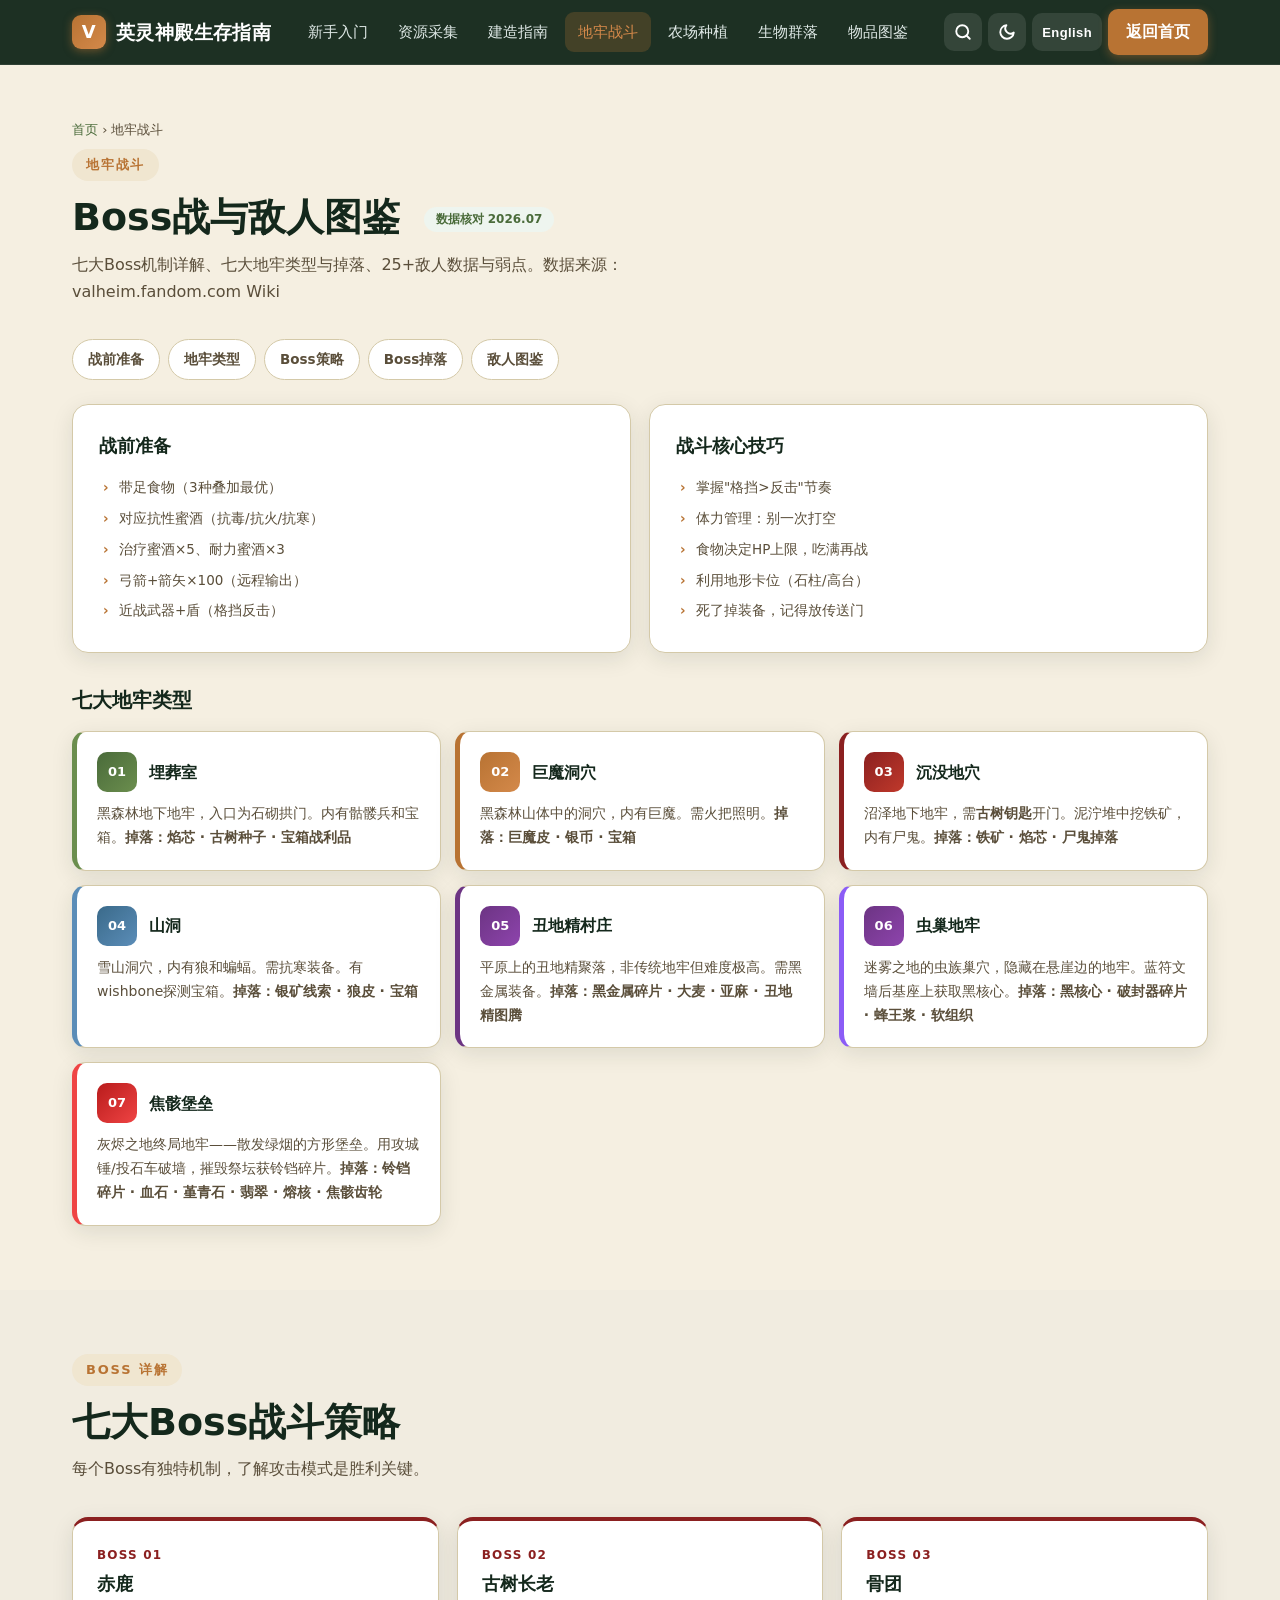
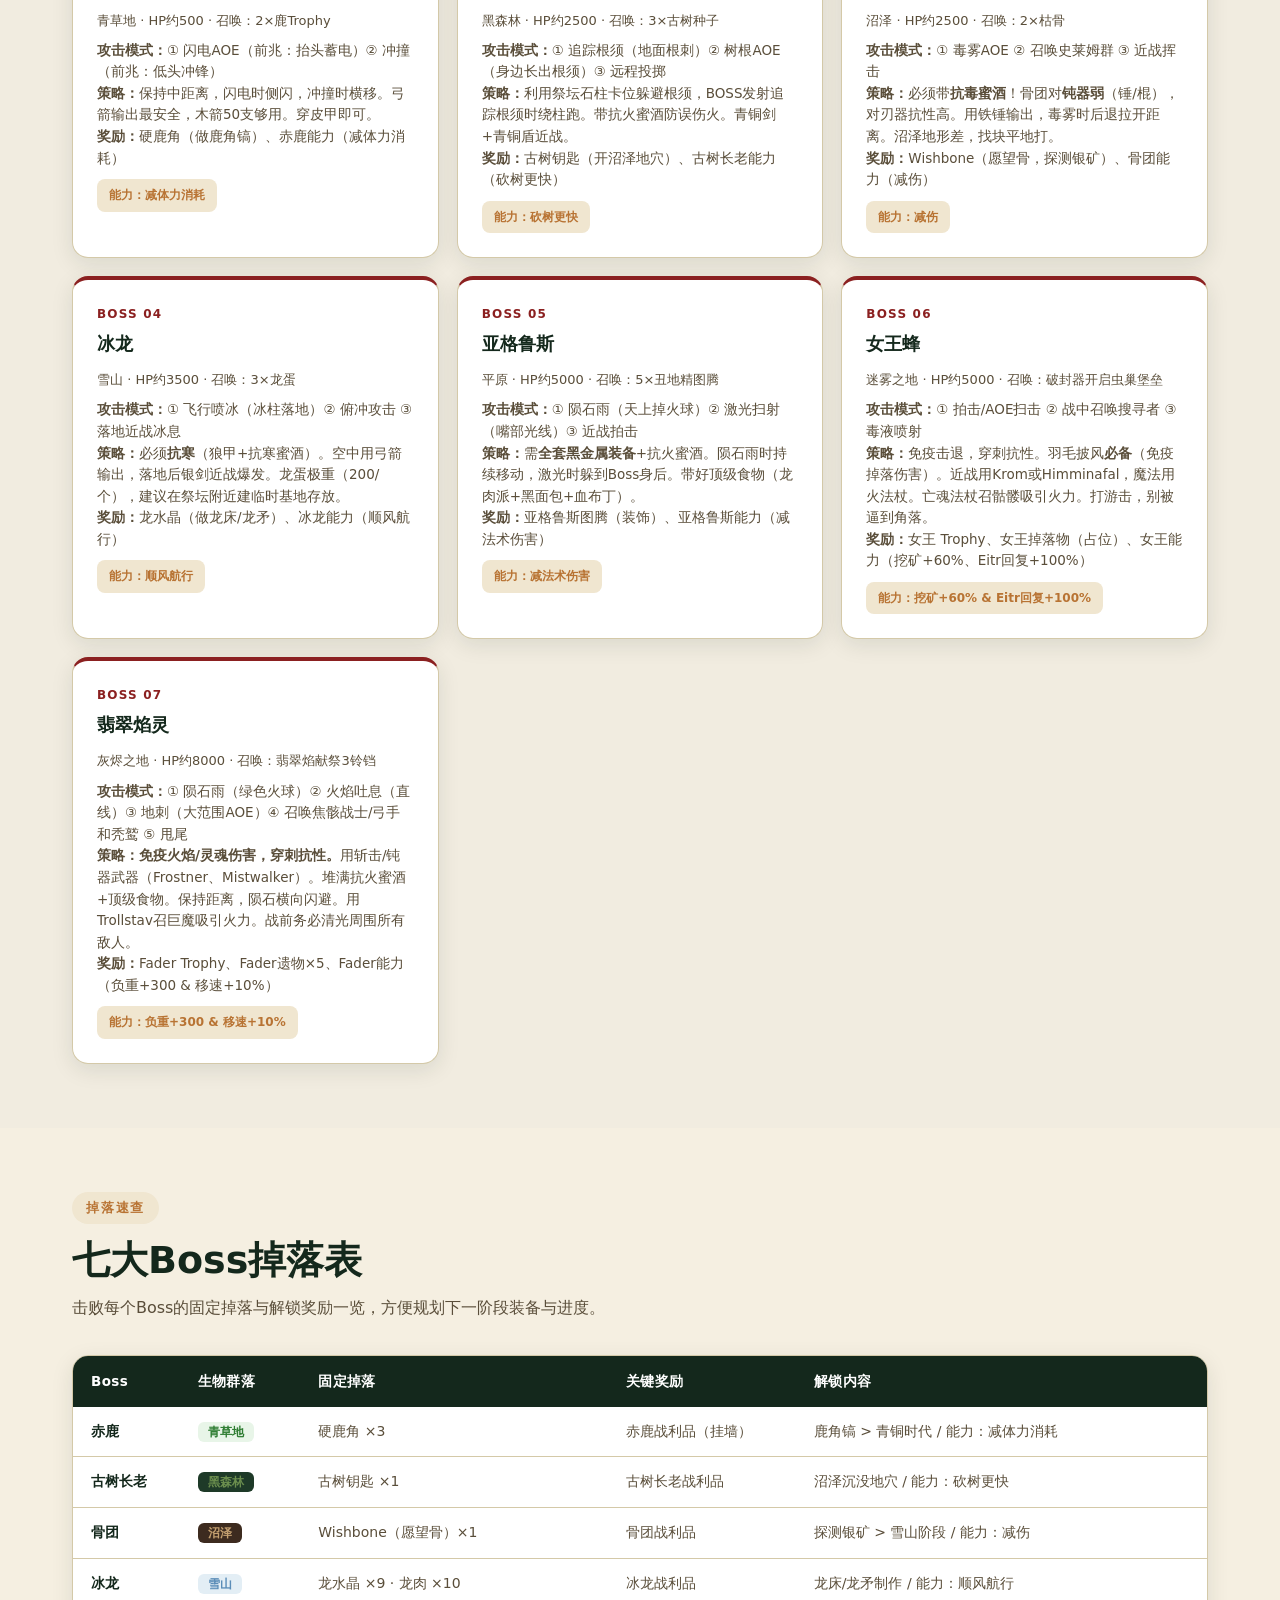
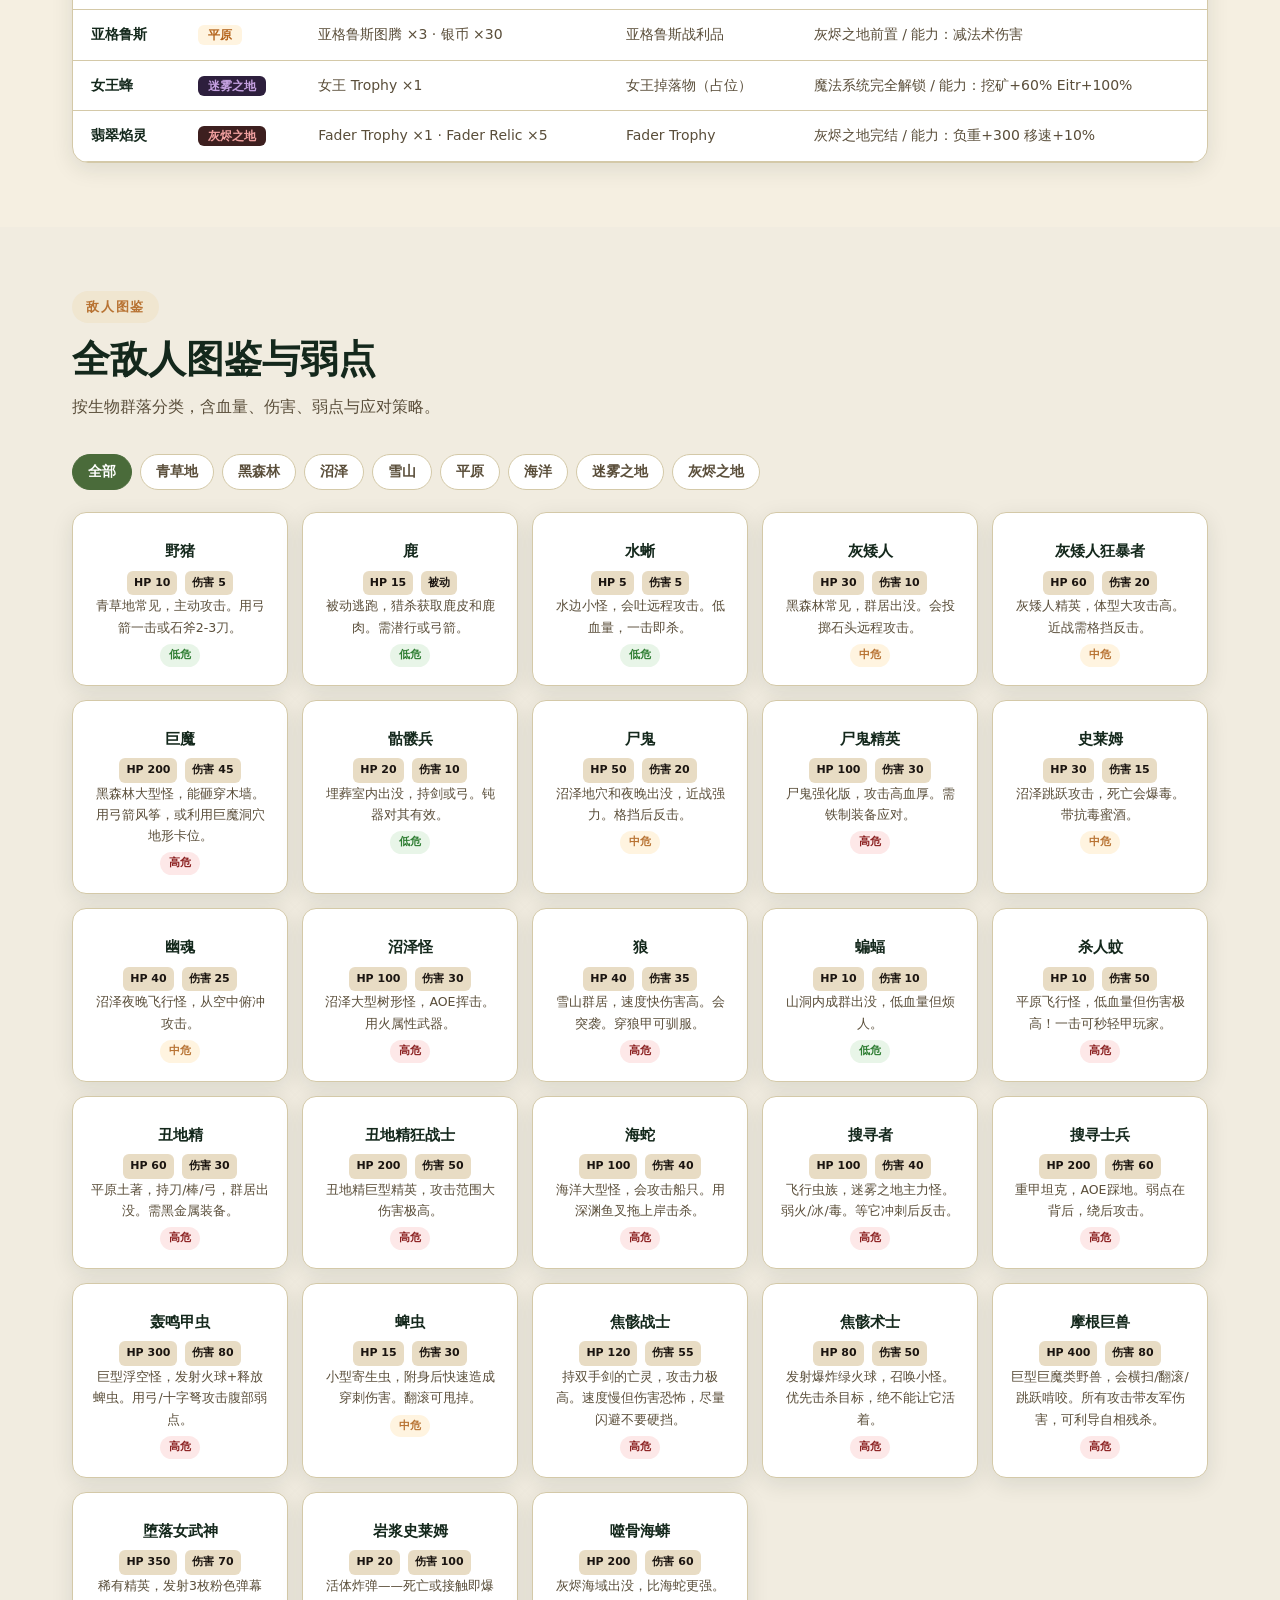
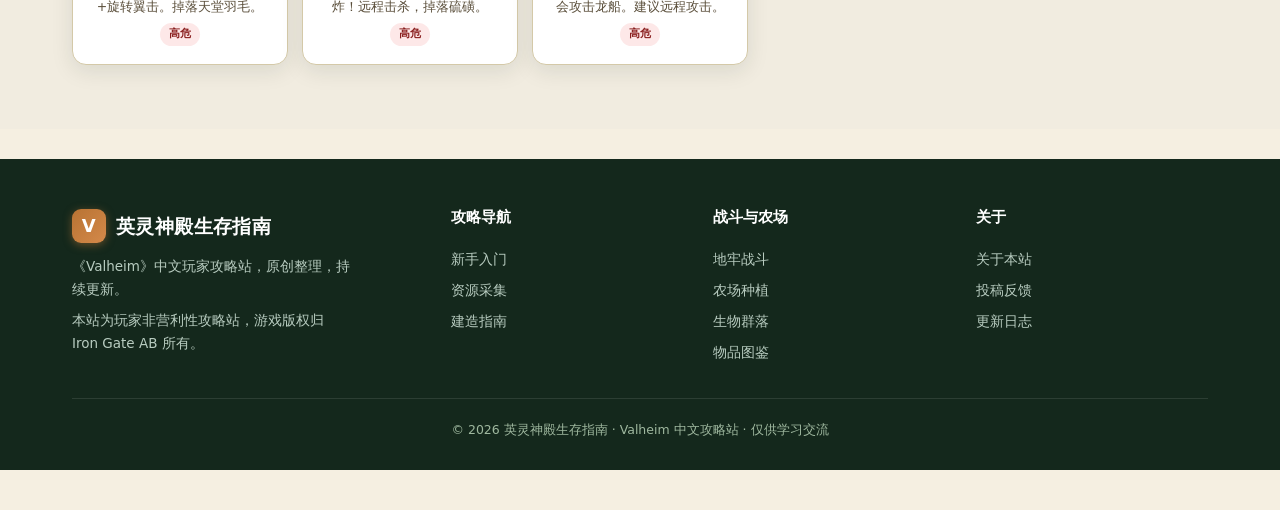
<file: dungeons.html>
<!DOCTYPE html>
<html lang="zh-CN">
<head>
<meta charset="UTF-8">
<meta name="viewport" content="width=device-width, initial-scale=1.0">
<link rel="canonical" href="https://valheim.yxhtl.com/dungeons.html">
<title>地牢与Boss详解 | Valheim 英灵神殿攻略</title>
<meta name="description" content="Valheim地牢攻略：七大Boss(Eikthyr/The Elder/Bonemass/Moder/Yagluth/Queen/Fader)战斗机制、地牢类型(埋葬室/巨魔洞穴/沉没地穴/山洞/Fuling村/虫巢地牢/焦骸堡垒)、全敌人图鉴与弱点分析。">
<meta name="keywords" content="Valheim地牢,英灵神殿Boss,Eikthyr,The Elder,Bonemass,Moder,Yagluth,Queen,Fader,敌人图鉴,巨魔,尸鬼,Fuling,搜寻者,焦骸">
<link rel="stylesheet" href="css/style.css">
<script type="application/ld+json">
{"@context":"https://schema.org","@type":"Article","headline":"Valheim 地牢与Boss详解","inLanguage":"zh-CN","about":"Valheim 七大Boss机制、七大地牢类型、掉落表与全敌人图鉴","isPartOf":{"@type":"WebSite","name":"英灵神殿生存指南"}}
</script>
  <!-- Google tag (gtag.js) -->
  <script>
  if (location.hostname === "valheim.yxhtl.com" || location.hostname === "valheim-guide-six.vercel.app") {
    window.dataLayer = window.dataLayer || [];
    window.gtag = function(){ window.dataLayer.push(arguments); };
    gtag('js', new Date());
    gtag('config', 'G-NEQNNBPZZZ');
    var analyticsScript = document.createElement('script');
    analyticsScript.async = true;
    analyticsScript.src = 'https://www.googletagmanager.com/gtag/js?id=G-NEQNNBPZZZ';
    document.head.appendChild(analyticsScript);
  }
</script>
  <!-- 百度统计 -->
  <script async src="https://hm.baidu.com/hm.js?71f28761d7809372b129ffb5598d0451"></script>
</head>
<body>

<header class="nav">
  <div class="wrap nav-inner">
    <a href="index.html" class="brand"><span class="logo">V</span><span data-i18n="brand">英灵神殿生存指南</span></a>
    <nav class="nav-links" id="navLinks">
      <a href="getting-started.html" data-i18n="nav.getting-started">新手入门</a>
      <a href="resources.html" data-i18n="nav.resources">资源采集</a>
      <a href="building.html" data-i18n="nav.building">建造指南</a>
      <a href="dungeons.html" class="active" data-i18n="nav.dungeons">地牢战斗</a>
      <a href="farming.html" data-i18n="nav.farming">农场种植</a>
      <a href="explore.html" data-i18n="nav.explore">生物群落</a>
      <a href="items.html" data-i18n="nav.items">物品图鉴</a>
    </nav>
    <div class="nav-utils">
      <button class="nav-btn search-btn" aria-label="搜索"><svg width="18" height="18" viewBox="0 0 24 24" fill="none" stroke="currentColor" stroke-width="2.5" stroke-linecap="round" stroke-linejoin="round"><circle cx="11" cy="11" r="8"/><line x1="21" y1="21" x2="16.65" y2="16.65"/></svg></button>
      <button class="nav-btn dark-btn" aria-label="暗色模式"><svg width="18" height="18" viewBox="0 0 24 24" fill="none" stroke="currentColor" stroke-width="2.5" stroke-linecap="round" stroke-linejoin="round"><path d="M21 12.79A9 9 0 1 1 11.21 3 7 7 0 0 0 21 12.79z"/></svg></button>
      <button class="nav-btn lang-btn" aria-label="语言">English</button>
      <a href="index.html" class="nav-cta" data-i18n="nav.cta.home">返回首页</a>
    </div>
    <button class="burger" id="burger" aria-label="菜单"><span></span><span></span><span></span></button>
  </div>
</header>

<section id="top" style="padding-top:54px">
  <div class="wrap">
    <div class="breadcrumb"><a href="index.html" data-en="Home">首页</a> <span>›</span> <span data-en="Dungeons">地牢战斗</span></div>
    <span class="eyebrow" data-en="Dungeons">地牢战斗</span>
    <h2 class="title" data-en="Boss Fights &amp; Enemy Codex">Boss战与敌人图鉴 <span class="ver-tag" data-en="Verified 2026.07">数据核对 2026.07</span></h2>
    <p class="subtitle" data-en="7 Boss mechanics, all dungeon types &amp; drops, 25+ enemy stats and weaknesses. Source: valheim.fandom.com Wiki">七大Boss机制详解、七大地牢类型与掉落、25+敌人数据与弱点。数据来源：valheim.fandom.com Wiki</p>

    <div class="chips" style="margin-bottom:24px">
      <a href="#prep" class="chip" data-en="Prep &amp; Tips">战前准备</a>
      <a href="#dungeons" class="chip" data-en="Dungeon Types">地牢类型</a>
      <a href="#bosses" class="chip" data-en="Boss Strategies">Boss策略</a>
      <a href="#boss-drops" class="chip" data-en="Boss Drops">Boss掉落</a>
      <a href="#enemies" class="chip" data-en="Enemy Codex">敌人图鉴</a>
    </div>

    <div id="prep" class="feature-grid" style="margin-bottom:30px;scroll-margin-top:80px">
      <div class="fcard"><h4 data-en="Pre-Battle Prep">战前准备</h4><ul>
        <li data-en="Bring enough food (3 types stacking is optimal)">带足食物（3种叠加最优）</li>
        <li data-en="Corresponding resistance mead (poison/fire/frost)">对应抗性蜜酒（抗毒/抗火/抗寒）</li>
        <li data-en="Healing mead ×5, Stamina mead ×3">治疗蜜酒×5、耐力蜜酒×3</li>
        <li data-en="Bow + 100 arrows (ranged DPS)">弓箭+箭矢×100（远程输出）</li>
        <li data-en="Melee weapon + shield (block &amp; counterattack)">近战武器+盾（格挡反击）</li>
      </ul></div>
      <div class="fcard"><h4 data-en="Core Combat Tips">战斗核心技巧</h4><ul>
        <li data-en="Master the &quot;block &gt; counterattack&quot; rhythm">掌握"格挡&gt;反击"节奏</li>
        <li data-en="Stamina management: don't empty it in one burst">体力管理：别一次打空</li>
        <li data-en="Food sets your HP cap — eat full before fighting">食物决定HP上限，吃满再战</li>
        <li data-en="Use terrain to your advantage (pillars/ledges)">利用地形卡位（石柱/高台）</li>
        <li data-en="You drop gear on death — set a portal">死了掉装备，记得放传送门</li>
      </ul></div>
    </div>

    <h4 id="dungeons" style="color:var(--heading);margin-bottom:14px;font-size:20px;scroll-margin-top:80px" data-en="7 Dungeon Types">七大地牢类型</h4>
    <div class="dungeon-floors">
      <div class="dfloor">
        <div class="dfloor-head"><div class="dfloor-badge">01</div><h4 data-en="Burial Chambers">埋葬室</h4></div>
        <div class="dfloor-body" data-en="Underground dungeons in the Black Forest, entered via stone archways. Contains skeletons and chests. <b>Drops: Surtling Cores · Ancient Seeds · Chest loot</b>">黑森林地下地牢，入口为石砌拱门。内有骷髅兵和宝箱。<b>掉落：焰芯 · 古树种子 · 宝箱战利品</b></div>
      </div>
      <div class="dfloor f2">
        <div class="dfloor-head"><div class="dfloor-badge">02</div><h4 data-en="Troll Cave">巨魔洞穴</h4></div>
        <div class="dfloor-body" data-en="Caves in Black Forest hillsides, containing trolls. Bring a torch for light. <b>Drops: Troll Hide · Coins · Chest</b>">黑森林山体中的洞穴，内有巨魔。需火把照明。<b>掉落：巨魔皮 · 银币 · 宝箱</b></div>
      </div>
      <div class="dfloor f3">
        <div class="dfloor-head"><div class="dfloor-badge">03</div><h4 data-en="Sunken Crypt">沉没地穴</h4></div>
        <div class="dfloor-body" data-en="Swamp underground dungeons, requires <b>Swamp Key</b> to enter. Mine iron from muddy piles, contains draugr. <b>Drops: Iron Ore · Surtling Cores · Draugr drops</b>">沼泽地下地牢，需<b>古树钥匙</b>开门。泥泞堆中挖铁矿，内有尸鬼。<b>掉落：铁矿 · 焰芯 · 尸鬼掉落</b></div>
      </div>
      <div class="dfloor f4">
        <div class="dfloor-head"><div class="dfloor-badge">04</div><h4 data-en="Mountain Cave">山洞</h4></div>
        <div class="dfloor-body" data-en="Caves in the Mountains, containing wolves and bats. Requires frost-resistance gear. Use Wishbone to find chests. <b>Drops: Silver clues · Wolf Pelt · Chests</b>">雪山洞穴，内有狼和蝙蝠。需抗寒装备。有wishbone探测宝箱。<b>掉落：银矿线索 · 狼皮 · 宝箱</b></div>
      </div>
      <div class="dfloor f5">
        <div class="dfloor-head"><div class="dfloor-badge">05</div><h4 data-en="Fuling Village">丑地精村庄</h4></div>
        <div class="dfloor-body" data-en="Fuling goblin settlements on the Plains — not a traditional dungeon but very high difficulty. Requires Blackmetal gear. <b>Drops: Blackmetal Scraps · Barley · Flax · Fuling Totems</b>">平原上的丑地精聚落，非传统地牢但难度极高。需黑金属装备。<b>掉落：黑金属碎片 · 大麦 · 亚麻 · 丑地精图腾</b></div>
      </div>
      <div class="dfloor f5" style="border-left-color:#8b5cf6">
        <div class="dfloor-head"><div class="dfloor-badge" style="background:linear-gradient(135deg,#6c3483,#8e44ad)">06</div><h4 data-en="Infested Mine">虫巢地牢</h4></div>
        <div class="dfloor-body" data-en="Mistlands dungeons — seeker-infested mines hidden in cliffsides. Find Black Cores on pedestals behind blue runic walls. <b>Drops: Black Cores · Sealbreaker Fragments · Royal Jelly · Soft Tissue</b>">迷雾之地的虫族巢穴，隐藏在悬崖边的地牢。蓝符文墙后基座上获取黑核心。<b>掉落：黑核心 · 破封器碎片 · 蜂王浆 · 软组织</b></div>
      </div>
      <div class="dfloor" style="border-left-color:#ef4444">
        <div class="dfloor-head"><div class="dfloor-badge" style="background:linear-gradient(135deg,#b91c1c,#ef4444)">07</div><h4 data-en="Charred Fortress">焦骸堡垒</h4></div>
        <div class="dfloor-body" data-en="Ashlands endgame dungeon — large square fortress with green smoke. Breach walls with Battering Ram/Catapult, destroy altar for Bell Fragments. <b>Drops: Bell Fragments · Bloodstone · Iolite · Jade · Molten Core · Charred Cogwheel</b>">灰烬之地终局地牢——散发绿烟的方形堡垒。用攻城锤/投石车破墙，摧毁祭坛获铃铛碎片。<b>掉落：铃铛碎片 · 血石 · 堇青石 · 翡翠 · 熔核 · 焦骸齿轮</b></div>
      </div>
    </div>
  </div>
</section>

<!-- ===== BOSS STRATEGIES ===== -->
<section class="bg-alt">
  <div class="wrap">
    <span id="bosses" class="eyebrow" data-en="Boss Guides" style="scroll-margin-top:80px">Boss 详解</span>
    <h2 class="title" data-en="7 Boss Battle Strategies">七大Boss战斗策略</h2>
    <p class="subtitle" data-en="Each Boss has unique mechanics. Understanding attack patterns is the key to victory.">每个Boss有独特机制，了解攻击模式是胜利关键。</p>
    <div class="boss-grid">
      <div class="boss-card">
        <div class="boss-num">BOSS 01</div>
        <h4 data-en="Eikthyr">赤鹿</h4>
        <div class="boss-biome" data-en="Meadows · HP ~500 · Summon: 2× Deer Trophy">青草地 · HP约500 · 召唤：2×鹿Trophy</div>
        <p class="boss-strat" data-en="<b>Attacks:</b> ① Lightning AOE (telegraph: head raised, charging) ② Charge (telegraph: head lowered) <br><b>Strategy:</b> Keep mid-distance, sidestep lightning, strafe charges. Bow is safest — 50 wood arrows suffice. Leather armor is fine. <br><b>Rewards:</b> Hard Antler (craft Antler Pickaxe), Eikthyr power (reduced stamina drain)"><b>攻击模式：</b>① 闪电AOE（前兆：抬头蓄电）② 冲撞（前兆：低头冲锋）<br><b>策略：</b>保持中距离，闪电时侧闪，冲撞时横移。弓箭输出最安全，木箭50支够用。穿皮甲即可。<br><b>奖励：</b>硬鹿角（做鹿角镐）、赤鹿能力（减体力消耗）</p>
        <span class="boss-power" data-en="Power: Reduced stamina drain">能力：减体力消耗</span>
      </div>
      <div class="boss-card">
        <div class="boss-num">BOSS 02</div>
        <h4 data-en="The Elder">古树长老</h4>
        <div class="boss-biome" data-en="Black Forest · HP ~2500 · Summon: 3× Ancient Seeds">黑森林 · HP约2500 · 召唤：3×古树种子</div>
        <p class="boss-strat" data-en="<b>Attacks:</b> ① Tracking roots (ground spikes) ② Root AOE (roots sprout nearby) ③ Ranged throw <br><b>Strategy:</b> Use altar pillars to block roots. Run around pillars when Boss fires tracking roots. Bring fire-resistance mead. Bronze sword + bronze shield for melee. <br><b>Rewards:</b> Swamp Key (opens Swamp crypts), The Elder power (faster tree chopping)"><b>攻击模式：</b>① 追踪根须（地面根刺）② 树根AOE（身边长出根须）③ 远程投掷<br><b>策略：</b>利用祭坛石柱卡位躲避根须，BOSS发射追踪根须时绕柱跑。带抗火蜜酒防误伤火。青铜剑+青铜盾近战。<br><b>奖励：</b>古树钥匙（开沼泽地穴）、古树长老能力（砍树更快）</p>
        <span class="boss-power" data-en="Power: Faster tree chopping">能力：砍树更快</span>
      </div>
      <div class="boss-card">
        <div class="boss-num">BOSS 03</div>
        <h4 data-en="Bonemass">骨团</h4>
        <div class="boss-biome" data-en="Swamp · HP ~2500 · Summon: 2× Withered Bones">沼泽 · HP约2500 · 召唤：2×枯骨</div>
        <p class="boss-strat" data-en="<b>Attacks:</b> ① Poison AOE ② Summons slime swarm ③ Melee swing <br><b>Strategy:</b> Must bring <b>poison-resistance mead</b>! Bonemass is <b>weak to blunt weapons</b> (hammer/club), resistant to blades. Use iron hammer, back off during poison clouds. Swamp terrain is rough — find flat ground. <br><b>Rewards:</b> Wishbone (detects silver), Bonemass power (damage reduction)"><b>攻击模式：</b>① 毒雾AOE ② 召唤史莱姆群 ③ 近战挥击<br><b>策略：</b>必须带<b>抗毒蜜酒</b>！骨团对<b>钝器弱</b>（锤/棍），对刃器抗性高。用铁锤输出，毒雾时后退拉开距离。沼泽地形差，找块平地打。<br><b>奖励：</b>Wishbone（愿望骨，探测银矿）、骨团能力（减伤）</p>
        <span class="boss-power" data-en="Power: Damage reduction">能力：减伤</span>
      </div>
      <div class="boss-card">
        <div class="boss-num">BOSS 04</div>
        <h4 data-en="Moder">冰龙</h4>
        <div class="boss-biome" data-en="Mountain · HP ~3500 · Summon: 3× Dragon Eggs">雪山 · HP约3500 · 召唤：3×龙蛋</div>
        <p class="boss-strat" data-en="<b>Attacks:</b> ① Flying ice breath (ice shards rain down) ② Dive bomb ③ Ground melee ice breath <br><b>Strategy:</b> Must have <b>frost resistance</b> (wolf armor + frost-resistance mead). Use bow for aerial phase, silver sword melee burst when landed. Dragon eggs are very heavy (200 each) — build a temp base near the altar. <br><b>Rewards:</b> Dragon Tear (craft Dragon Bed/Dragon Spear), Moder power (tailwind sailing)"><b>攻击模式：</b>① 飞行喷冰（冰柱落地）② 俯冲攻击 ③ 落地近战冰息<br><b>策略：</b>必须<b>抗寒</b>（狼甲+抗寒蜜酒）。空中用弓箭输出，落地后银剑近战爆发。龙蛋极重（200/个），建议在祭坛附近建临时基地存放。<br><b>奖励：</b>龙水晶（做龙床/龙矛）、冰龙能力（顺风航行）</p>
        <span class="boss-power" data-en="Power: Tailwind sailing">能力：顺风航行</span>
      </div>
      <div class="boss-card">
        <div class="boss-num">BOSS 05</div>
        <h4 data-en="Yagluth">亚格鲁斯</h4>
        <div class="boss-biome" data-en="Plains · HP ~5000 · Summon: 5× Fuling Totems">平原 · HP约5000 · 召唤：5×丑地精图腾</div>
        <p class="boss-strat" data-en="<b>Attacks:</b> ① Meteor rain (fireballs from sky) ② Laser sweep (beam from mouth) ③ Melee slam <br><b>Strategy:</b> Requires <b>full Blackmetal gear</b> + fire-resistance mead. Keep moving during meteor rain, get behind Boss during laser. Bring top-tier food (Dragon Pie + Black Bread + Blood Pudding). <br><b>Rewards:</b> Yagluth Totem (decoration), Yagluth power (reduced magic damage)"><b>攻击模式：</b>① 陨石雨（天上掉火球）② 激光扫射（嘴部光线）③ 近战拍击<br><b>策略：</b>需<b>全套黑金属装备</b>+抗火蜜酒。陨石雨时持续移动，激光时躲到Boss身后。带好顶级食物（龙肉派+黑面包+血布丁）。<br><b>奖励：</b>亚格鲁斯图腾（装饰）、亚格鲁斯能力（减法术伤害）</p>
        <span class="boss-power" data-en="Power: Reduced magic damage">能力：减法术伤害</span>
      </div>
      <div class="boss-card">
        <div class="boss-num">BOSS 06</div>
        <h4 data-en="The Queen">女王蜂</h4>
        <div class="boss-biome" data-en="Mistlands · HP ~5000 · Summon: Sealbreaker at Infested Citadel">迷雾之地 · HP约5000 · 召唤：破封器开启虫巢堡垒</div>
        <p class="boss-strat" data-en="<b>Attacks:</b> ① Slam/AOE swipe ② Summons Seekers mid-battle ③ Poison spit <br><b>Strategy:</b> Immune to knockback, resistant to pierce. Feather Cape <b>mandatory</b> (negates fall damage). Use Krom or Himminafal for melee, Staff of Embers for magic. Dead Raiser summons skeleton distractions. Hit-and-retreat, avoid corners. <br><b>Rewards:</b> Queen Trophy, Queen Drop (placeholder), Queen Power (+60% mining damage, +100% Eitr regen)"><b>攻击模式：</b>① 拍击/AOE扫击 ② 战中召唤搜寻者 ③ 毒液喷射<br><b>策略：</b>免疫击退，穿刺抗性。羽毛披风<b>必备</b>（免疫掉落伤害）。近战用Krom或Himminafal，魔法用火法杖。亡魂法杖召骷髅吸引火力。打游击，别被逼到角落。<br><b>奖励：</b>女王 Trophy、女王掉落物（占位）、女王能力（挖矿+60%、Eitr回复+100%）</p>
        <span class="boss-power" data-en="Power: +60% mining &amp; +100% Eitr regen">能力：挖矿+60% & Eitr回复+100%</span>
      </div>
      <div class="boss-card">
        <div class="boss-num">BOSS 07</div>
        <h4 data-en="Fader">翡翠焰灵</h4>
        <div class="boss-biome" data-en="Ashlands · HP ~8000 · Summon: 3 Bells at The Emerald Flame">灰烬之地 · HP约8000 · 召唤：翡翠焰献祭3铃铛</div>
        <p class="boss-strat" data-en="<b>Attacks:</b> ① Meteor rain (green fireballs) ② Fire breath (straight line) ③ Ground spikes (large AOE) ④ Summons Charred Warriors/Marksmen and Voltures ⑤ Spinning tail <br><b>Strategy:</b> <b>Immune to Fire/Spirit, resistant to Pierce.</b> Use slashing/blunt weapons (Frostner, Mistwalker). Stack fire-resistance mead + high-tier food. Keep distance, dodge meteors laterally. Use Trollstav to summon distraction. Clear ALL nearby enemies before fight. <br><b>Rewards:</b> Fader Trophy, Fader Relic ×5, Fader Power (+300 carry weight & +10% movement speed)"><b>攻击模式：</b>① 陨石雨（绿色火球）② 火焰吐息（直线）③ 地刺（大范围AOE）④ 召唤焦骸战士/弓手和秃鹫 ⑤ 甩尾<br><b>策略：</b><b>免疫火焰/灵魂伤害，穿刺抗性。</b>用斩击/钝器武器（Frostner、Mistwalker）。堆满抗火蜜酒+顶级食物。保持距离，陨石横向闪避。用Trollstav召巨魔吸引火力。战前务必清光周围所有敌人。<br><b>奖励：</b>Fader Trophy、Fader遗物×5、Fader能力（负重+300 & 移速+10%）</p>
        <span class="boss-power" data-en="Power: +300 carry weight &amp; +10% movement">能力：负重+300 & 移速+10%</span>
      </div>
    </div>
  </div>
</section>

<!-- ===== BOSS DROPS TABLE ===== -->
<section>
  <div class="wrap">
    <span id="boss-drops" class="eyebrow" data-en="Drop Reference" style="scroll-margin-top:80px">掉落速查</span>
    <h2 class="title" data-en="Boss Drops Table">七大Boss掉落表</h2>
    <p class="subtitle" data-en="Fixed drops and unlock rewards for each Boss — plan your next gear and progression.">击败每个Boss的固定掉落与解锁奖励一览，方便规划下一阶段装备与进度。</p>
    <div class="farm-table">
      <table>
        <thead><tr>
          <th data-en="Boss">Boss</th>
          <th data-en="Biome">生物群落</th>
          <th data-en="Fixed Drops">固定掉落</th>
          <th data-en="Key Reward">关键奖励</th>
          <th data-en="Unlocks">解锁内容</th>
        </tr></thead>
        <tbody>
          <tr>
            <td data-en="Eikthyr"><b>赤鹿</b></td>
            <td><span class="biome-tag b-meadow" data-en="Meadows">青草地</span></td>
            <td data-en="Hard Antler ×3">硬鹿角 ×3</td>
            <td data-en="Eikthyr Trophy (wall mount)">赤鹿战利品（挂墙）</td>
            <td data-en="Antler Pickaxe &gt; Bronze Age / Power: Reduced stamina drain">鹿角镐 &gt; 青铜时代 / 能力：减体力消耗</td>
          </tr>
          <tr>
            <td data-en="The Elder"><b>古树长老</b></td>
            <td><span class="biome-tag b-forest" data-en="Black Forest">黑森林</span></td>
            <td data-en="Swamp Key ×1">古树钥匙 ×1</td>
            <td data-en="The Elder Trophy">古树长老战利品</td>
            <td data-en="Swamp Sunken Crypts / Power: Faster tree chopping">沼泽沉没地穴 / 能力：砍树更快</td>
          </tr>
          <tr>
            <td data-en="Bonemass"><b>骨团</b></td>
            <td><span class="biome-tag b-swamp" data-en="Swamp">沼泽</span></td>
            <td data-en="Wishbone ×1">Wishbone（愿望骨）×1</td>
            <td data-en="Bonemass Trophy">骨团战利品</td>
            <td data-en="Detect silver &gt; Mountain stage / Power: Damage reduction">探测银矿 &gt; 雪山阶段 / 能力：减伤</td>
          </tr>
          <tr>
            <td data-en="Moder"><b>冰龙</b></td>
            <td><span class="biome-tag b-mountain" data-en="Mountain">雪山</span></td>
            <td data-en="Dragon Tear ×9 · Dragon Meat ×10">龙水晶 ×9 · 龙肉 ×10</td>
            <td data-en="Moder Trophy">冰龙战利品</td>
            <td data-en="Dragon Bed/Spear crafting / Power: Tailwind sailing">龙床/龙矛制作 / 能力：顺风航行</td>
          </tr>
          <tr>
            <td data-en="Yagluth"><b>亚格鲁斯</b></td>
            <td><span class="biome-tag b-plains" data-en="Plains">平原</span></td>
            <td data-en="Yagluth Totem ×3 · Coins ×30">亚格鲁斯图腾 ×3 · 银币 ×30</td>
            <td data-en="Yagluth Trophy">亚格鲁斯战利品</td>
            <td data-en="Ashlands prerequisite / Power: Reduced magic damage">灰烬之地前置 / 能力：减法术伤害</td>
          </tr>
          <tr>
            <td data-en="The Queen"><b>女王蜂</b></td>
            <td><span class="biome-tag" style="background:#2d1f3d;color:#c4a0e0" data-en="Mistlands">迷雾之地</span></td>
            <td data-en="Queen Trophy ×1">女王 Trophy ×1</td>
            <td data-en="Queen Drop (placeholder)">女王掉落物（占位）</td>
            <td data-en="Magic system full unlock / Power: +60% mining, +100% Eitr regen">魔法系统完全解锁 / 能力：挖矿+60% Eitr+100%</td>
          </tr>
          <tr>
            <td data-en="Fader"><b>翡翠焰灵</b></td>
            <td><span class="biome-tag" style="background:#3d1f1f;color:#f0a0a0" data-en="Ashlands">灰烬之地</span></td>
            <td data-en="Fader Trophy ×1 · Fader Relic ×5">Fader Trophy ×1 · Fader Relic ×5</td>
            <td data-en="Fader Trophy">Fader Trophy</td>
            <td data-en="Ashlands completion / Power: +300 carry weight, +10% move speed">灰烬之地完结 / 能力：负重+300 移速+10%</td>
          </tr>
        </tbody>
      </table>
    </div>
  </div>
</section>

<!-- ===== ENEMY CODEX ===== -->
<section class="bg-alt">
  <div class="wrap">
    <span id="enemies" class="eyebrow" data-en="Enemy Codex" style="scroll-margin-top:80px">敌人图鉴</span>
    <h2 class="title" data-en="Full Enemy Codex &amp; Weaknesses">全敌人图鉴与弱点</h2>
    <p class="subtitle" data-en="Sorted by biome, with HP, damage, weaknesses and counter-strategies.">按生物群落分类，含血量、伤害、弱点与应对策略。</p>

    <div class="chips" id="enemyChips">
      <button class="chip active" data-biome="全部" data-en="All">全部</button>
      <button class="chip" data-biome="青草地" data-en="Meadows">青草地</button>
      <button class="chip" data-biome="黑森林" data-en="Black Forest">黑森林</button>
      <button class="chip" data-biome="沼泽" data-en="Swamp">沼泽</button>
      <button class="chip" data-biome="雪山" data-en="Mountain">雪山</button>
      <button class="chip" data-biome="平原" data-en="Plains">平原</button>
      <button class="chip" data-biome="海洋" data-en="Ocean">海洋</button>
      <button class="chip" data-biome="迷雾之地" data-en="Mistlands">迷雾之地</button>
      <button class="chip" data-biome="灰烬之地" data-en="Ashlands">灰烬之地</button>
    </div>

    <div class="enemy-grid" id="enemyGrid">
      <div class="enemy" data-biome="青草地"><h5 data-en="Boar">野猪</h5><div class="estats"><span>HP 10</span><span data-en="DMG 5">伤害 5</span></div><p data-en="Common in Meadows, aggressive. One bow shot or 2-3 stone axe hits.">青草地常见，主动攻击。用弓箭一击或石斧2-3刀。</p><span class="danger d-low" data-en="Low risk">低危</span></div>
      <div class="enemy" data-biome="青草地"><h5 data-en="Deer">鹿</h5><div class="estats"><span>HP 15</span><span data-en="Passive">被动</span></div><p data-en="Passive, flees when approached. Hunt for deer hide and venison. Requires stealth or bow.">被动逃跑，猎杀获取鹿皮和鹿肉。需潜行或弓箭。</p><span class="danger d-low" data-en="Low risk">低危</span></div>
      <div class="enemy" data-biome="青草地"><h5 data-en="Neck">水蜥</h5><div class="estats"><span>HP 5</span><span data-en="DMG 5">伤害 5</span></div><p data-en="Small waterside creature with ranged spit attack. Very low HP, one-shot kill.">水边小怪，会吐远程攻击。低血量，一击即杀。</p><span class="danger d-low" data-en="Low risk">低危</span></div>
      <div class="enemy" data-biome="黑森林"><h5 data-en="Greydwarf">灰矮人</h5><div class="estats"><span>HP 30</span><span data-en="DMG 10">伤害 10</span></div><p data-en="Common in Black Forest, spawns in groups. Throws rocks as ranged attack.">黑森林常见，群居出没。会投掷石头远程攻击。</p><span class="danger d-mid" data-en="Mid risk">中危</span></div>
      <div class="enemy" data-biome="黑森林"><h5 data-en="Greydwarf Brute">灰矮人狂暴者</h5><div class="estats"><span>HP 60</span><span data-en="DMG 20">伤害 20</span></div><p data-en="Greydwarf elite, larger and hits harder. Block and counterattack in melee.">灰矮人精英，体型大攻击高。近战需格挡反击。</p><span class="danger d-mid" data-en="Mid risk">中危</span></div>
      <div class="enemy" data-biome="黑森林"><h5 data-en="Troll">巨魔</h5><div class="estats"><span>HP 200</span><span data-en="DMG 45">伤害 45</span></div><p data-en="Large Black Forest creature, can smash through wood walls. Kite with bow or use troll cave terrain.">黑森林大型怪，能砸穿木墙。用弓箭风筝，或利用巨魔洞穴地形卡位。</p><span class="danger d-high" data-en="High risk">高危</span></div>
      <div class="enemy" data-biome="黑森林"><h5 data-en="Skeleton">骷髅兵</h5><div class="estats"><span>HP 20</span><span data-en="DMG 10">伤害 10</span></div><p data-en="Found in burial chambers, armed with sword or bow. Blunt weapons are effective.">埋葬室内出没，持剑或弓。钝器对其有效。</p><span class="danger d-low" data-en="Low risk">低危</span></div>
      <div class="enemy" data-biome="沼泽"><h5 data-en="Draugr">尸鬼</h5><div class="estats"><span>HP 50</span><span data-en="DMG 20">伤害 20</span></div><p data-en="Found in Swamp crypts and at night, strong melee. Block then counterattack.">沼泽地穴和夜晚出没，近战强力。格挡后反击。</p><span class="danger d-mid" data-en="Mid risk">中危</span></div>
      <div class="enemy" data-biome="沼泽"><h5 data-en="Draugr Elite">尸鬼精英</h5><div class="estats"><span>HP 100</span><span data-en="DMG 30">伤害 30</span></div><p data-en="Upgraded draugr, more HP and damage. Requires iron gear.">尸鬼强化版，攻击高血厚。需铁制装备应对。</p><span class="danger d-high" data-en="High risk">高危</span></div>
      <div class="enemy" data-biome="沼泽"><h5 data-en="Blob">史莱姆</h5><div class="estats"><span>HP 30</span><span data-en="DMG 15">伤害 15</span></div><p data-en="Swamp jumping attacker, explodes into poison on death. Bring poison-resistance mead.">沼泽跳跃攻击，死亡会爆毒。带抗毒蜜酒。</p><span class="danger d-mid" data-en="Mid risk">中危</span></div>
      <div class="enemy" data-biome="沼泽"><h5 data-en="Wraith">幽魂</h5><div class="estats"><span>HP 40</span><span data-en="DMG 25">伤害 25</span></div><p data-en="Swamp nighttime flying creature, dive-bombs from above.">沼泽夜晚飞行怪，从空中俯冲攻击。</p><span class="danger d-mid" data-en="Mid risk">中危</span></div>
      <div class="enemy" data-biome="沼泽"><h5 data-en="Abomination">沼泽怪</h5><div class="estats"><span>HP 100</span><span data-en="DMG 30">伤害 30</span></div><p data-en="Large swamp tree-creature with AOE swipe. Use fire weapons.">沼泽大型树形怪，AOE挥击。用火属性武器。</p><span class="danger d-high" data-en="High risk">高危</span></div>
      <div class="enemy" data-biome="雪山"><h5 data-en="Wolf">狼</h5><div class="estats"><span>HP 40</span><span data-en="DMG 35">伤害 35</span></div><p data-en="Mountain pack hunter, fast and high damage. Will ambush. Wear wolf armor to tame.">雪山群居，速度快伤害高。会突袭。穿狼甲可驯服。</p><span class="danger d-high" data-en="High risk">高危</span></div>
      <div class="enemy" data-biome="雪山"><h5 data-en="Bat">蝙蝠</h5><div class="estats"><span>HP 10</span><span data-en="DMG 10">伤害 10</span></div><p data-en="Spawn in groups in mountain caves, low HP but annoying.">山洞内成群出没，低血量但烦人。</p><span class="danger d-low" data-en="Low risk">低危</span></div>
      <div class="enemy" data-biome="平原"><h5 data-en="Deathsquito">杀人蚊</h5><div class="estats"><span>HP 10</span><span data-en="DMG 50">伤害 50</span></div><p data-en="Plains flying creature, low HP but extreme damage! One-shot can kill light-armored players.">平原飞行怪，低血量但伤害极高！一击可秒轻甲玩家。</p><span class="danger d-high" data-en="High risk">高危</span></div>
      <div class="enemy" data-biome="平原"><h5 data-en="Fuling">丑地精</h5><div class="estats"><span>HP 60</span><span data-en="DMG 30">伤害 30</span></div><p data-en="Plains natives, armed with sword/club/bow, spawn in groups. Requires Blackmetal gear.">平原土著，持刀/棒/弓，群居出没。需黑金属装备。</p><span class="danger d-high" data-en="High risk">高危</span></div>
      <div class="enemy" data-biome="平原"><h5 data-en="Fuling Berserker">丑地精狂战士</h5><div class="estats"><span>HP 200</span><span data-en="DMG 50">伤害 50</span></div><p data-en="Giant Fuling elite, large attack range and extreme damage.">丑地精巨型精英，攻击范围大伤害极高。</p><span class="danger d-high" data-en="High risk">高危</span></div>
      <div class="enemy" data-biome="海洋"><h5 data-en="Sea Serpent">海蛇</h5><div class="estats"><span>HP 100</span><span data-en="DMG 40">伤害 40</span></div><p data-en="Large ocean creature, attacks ships. Use abyssal harpoon to drag ashore and kill.">海洋大型怪，会攻击船只。用深渊鱼叉拖上岸击杀。</p><span class="danger d-high" data-en="High risk">高危</span></div>
      <!-- Mistlands enemies -->
      <div class="enemy" data-biome="迷雾之地"><h5 data-en="Seeker">搜寻者</h5><div class="estats"><span>HP 100</span><span data-en="DMG 40">伤害 40</span></div><p data-en="Fast flying insectoid, main Mistlands mob. Weak to fire/frost/poison. Let it lunge then counterattack.">飞行虫族，迷雾之地主力怪。弱火/冰/毒。等它冲刺后反击。</p><span class="danger d-high" data-en="High risk">高危</span></div>
      <div class="enemy" data-biome="迷雾之地"><h5 data-en="Seeker Soldier">搜寻士兵</h5><div class="estats"><span>HP 200</span><span data-en="DMG 60">伤害 60</span></div><p data-en="Heavily armored tank with AOE stomp. Weak spot is the rear — attack from behind.">重甲坦克，AOE踩地。弱点在背后，绕后攻击。</p><span class="danger d-high" data-en="High risk">高危</span></div>
      <div class="enemy" data-biome="迷雾之地"><h5 data-en="Gjall">轰鸣甲虫</h5><div class="estats"><span>HP 300</span><span data-en="DMG 80">伤害 80</span></div><p data-en="Massive floating creature, shoots fireballs + deploys Ticks. Use bow/Arbalest on weak underbelly.">巨型浮空怪，发射火球+释放蜱虫。用弓/十字弩攻击腹部弱点。</p><span class="danger d-high" data-en="High risk">高危</span></div>
      <div class="enemy" data-biome="迷雾之地"><h5 data-en="Tick">蜱虫</h5><div class="estats"><span>HP 15</span><span data-en="DMG 30">伤害 30</span></div><p data-en="Small parasite that latches on and deals rapid pierce damage. Dodge-roll to detach.">小型寄生虫，附身后快速造成穿刺伤害。翻滚可甩掉。</p><span class="danger d-mid" data-en="Mid risk">中危</span></div>
      <!-- Ashlands enemies -->
      <div class="enemy" data-biome="灰烬之地"><h5 data-en="Charred Warrior">焦骸战士</h5><div class="estats"><span>HP 120</span><span data-en="DMG 55">伤害 55</span></div><p data-en="Undead with devastating two-handed sword. Slow but hits hard. Dodge, don't block.">持双手剑的亡灵，攻击力极高。速度慢但伤害恐怖，尽量闪避不要硬挡。</p><span class="danger d-high" data-en="High risk">高危</span></div>
      <div class="enemy" data-biome="灰烬之地"><h5 data-en="Charred Warlock">焦骸术士</h5><div class="estats"><span>HP 80</span><span data-en="DMG 50">伤害 50</span></div><p data-en="Shoots exploding green fireballs, summons Twitchers. Take them out first — high priority target.">发射爆炸绿火球，召唤小怪。优先击杀目标，绝不能让它活着。</p><span class="danger d-high" data-en="High risk">高危</span></div>
      <div class="enemy" data-biome="灰烬之地"><h5 data-en="Morgen">摩根巨兽</h5><div class="estats"><span>HP 400</span><span data-en="DMG 80">伤害 80</span></div><p data-en="Giant troll-like beast with swipes, rolling dodge, and jumping bite. All attacks have friendly fire.">巨型巨魔类野兽，会横扫/翻滚/跳跃啃咬。所有攻击带友军伤害，可利导自相残杀。</p><span class="danger d-high" data-en="High risk">高危</span></div>
      <div class="enemy" data-biome="灰烬之地"><h5 data-en="Fallen Valkyrie">堕落女武神</h5><div class="estats"><span>HP 350</span><span data-en="DMG 70">伤害 70</span></div><p data-en="Rare elite, shoots 3 pink projectiles + spinning wing attack. Drops Celestial Feather.">稀有精英，发射3枚粉色弹幕+旋转翼击。掉落天堂羽毛。</p><span class="danger d-high" data-en="High risk">高危</span></div>
      <div class="enemy" data-biome="灰烬之地"><h5 data-en="Lava Blob">岩浆史莱姆</h5><div class="estats"><span>HP 20</span><span data-en="DMG 100">伤害 100</span></div><p data-en="Living bomb — explodes on death or contact! Kill from range, drops Sulfur.">活体炸弹——死亡或接触即爆炸！远程击杀，掉落硫磺。</p><span class="danger d-high" data-en="High risk">高危</span></div>
      <div class="enemy" data-biome="灰烬之地"><h5 data-en="Bonemaw">噬骨海蟒</h5><div class="estats"><span>HP 200</span><span data-en="DMG 60">伤害 60</span></div><p data-en="Ashlands waters, stronger than Sea Serpent. Attacks Drakkar ships. Ranged combat recommended.">灰烬海域出没，比海蛇更强。会攻击龙船。建议远程攻击。</p><span class="danger d-high" data-en="High risk">高危</span></div>
    </div>
  </div>
</section>

<footer>
  <div class="wrap">
    <div class="foot-grid">
      <div class="foot-brand">
        <a href="index.html" class="brand" style="color:#fff"><span class="logo">V</span><span data-en="Valheim Survival Guide">英灵神殿生存指南</span></a>
        <p data-i18n="foot.branddesc">《Valheim》中文玩家攻略站，原创整理，持续更新。</p>
        <p class="disclaimer" data-en="This is a non-profit fan guide site. Game rights belong to Iron Gate AB.">本站为玩家非营利性攻略站，游戏版权归 Iron Gate AB 所有。</p>
      </div>
      <div><h4 data-i18n="foot.nav">攻略导航</h4><a href="getting-started.html" data-en="Beginner">新手入门</a><a href="resources.html" data-en="Resources">资源采集</a><a href="building.html" data-en="Building">建造指南</a></div>
      <div><h4 data-i18n="foot.combat">战斗与农场</h4><a href="dungeons.html" data-en="Dungeons">地牢战斗</a><a href="farming.html" data-en="Farming">农场种植</a><a href="explore.html" data-en="Biomes">生物群落</a><a href="items.html" data-en="Items">物品图鉴</a></div>
      <div><h4 data-i18n="foot.about">关于</h4><a href="about.html" data-i18n="foot.aboutus">关于本站</a><a href="about.html" data-i18n="foot.feedback">投稿反馈</a><a href="about.html" data-i18n="foot.changelog">更新日志</a></div>
    </div>
    <div class="foot-bottom" data-i18n="foot.copy">© 2026 英灵神殿生存指南 · Valheim 中文攻略站 · 仅供学习交流</div>
  </div>
</footer>

<button id="toTop" aria-label="返回顶部" data-en="Top">顶部</button>
<div class="search-overlay" id="searchOverlay">
  <div class="search-panel">
    <div class="search-input-wrap">
      <span class="s-ico"></span>
      <input type="text" placeholder="搜索攻略、物品、Boss…">
      <button class="search-close" aria-label="关闭">×</button>
    </div>
    <div class="search-results"></div>
  </div>
</div>
<!-- Giscus 评论区 -->
<div class="wrap" style="margin-top:0;padding-bottom:40px">
<div class="giscus" style="max-width:var(--maxw);margin:0 auto"></div>
</div>
<script src="https://giscus.app/client.js"
        data-repo="yxhtl/valheim-guide"
        data-repo-id="R_kgDOThXc9g"
        data-category="General"
        data-category-id="DIC_kwDOThXc9s4DBzzv"
        data-mapping="pathname"
        data-strict="0"
        data-reactions-enabled="1"
        data-emit-metadata="0"
        data-input-position="bottom"
        data-theme="preferred_color_scheme"
        data-lang="en"
        crossorigin="anonymous"
        async>
</script>
<script src="js/common.js"></script>
<script>
/* Enemy filter */
document.getElementById("enemyChips").addEventListener("click",e=>{
  if(e.target.classList.contains("chip")){
    document.querySelectorAll("#enemyChips .chip").forEach(c=>c.classList.remove("active"));
    e.target.classList.add("active");
    const biome=e.target.dataset.biome;
    document.querySelectorAll("#enemyGrid .enemy").forEach(en=>{
      en.style.display=(biome==="全部"||en.dataset.biome===biome)?"":"none";
    });
  }
});
</script>
</body>
</html>
</file>
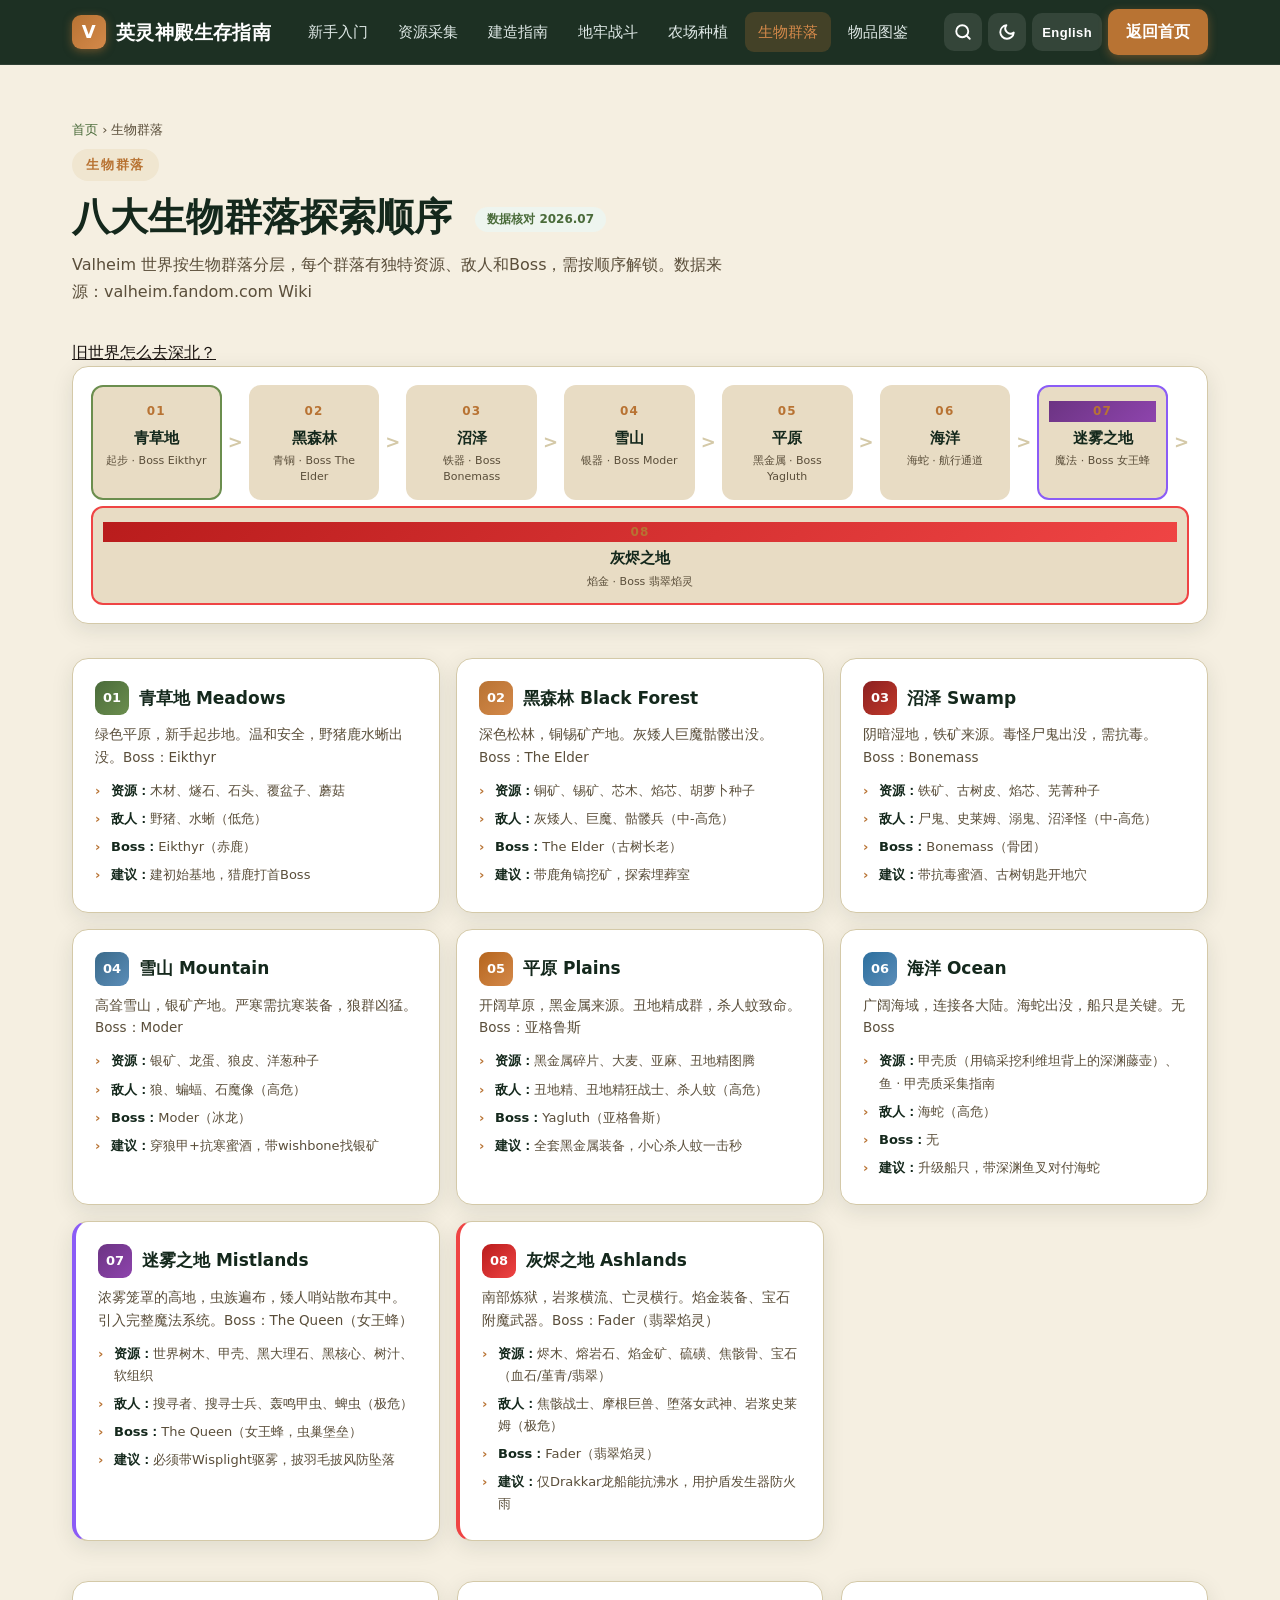
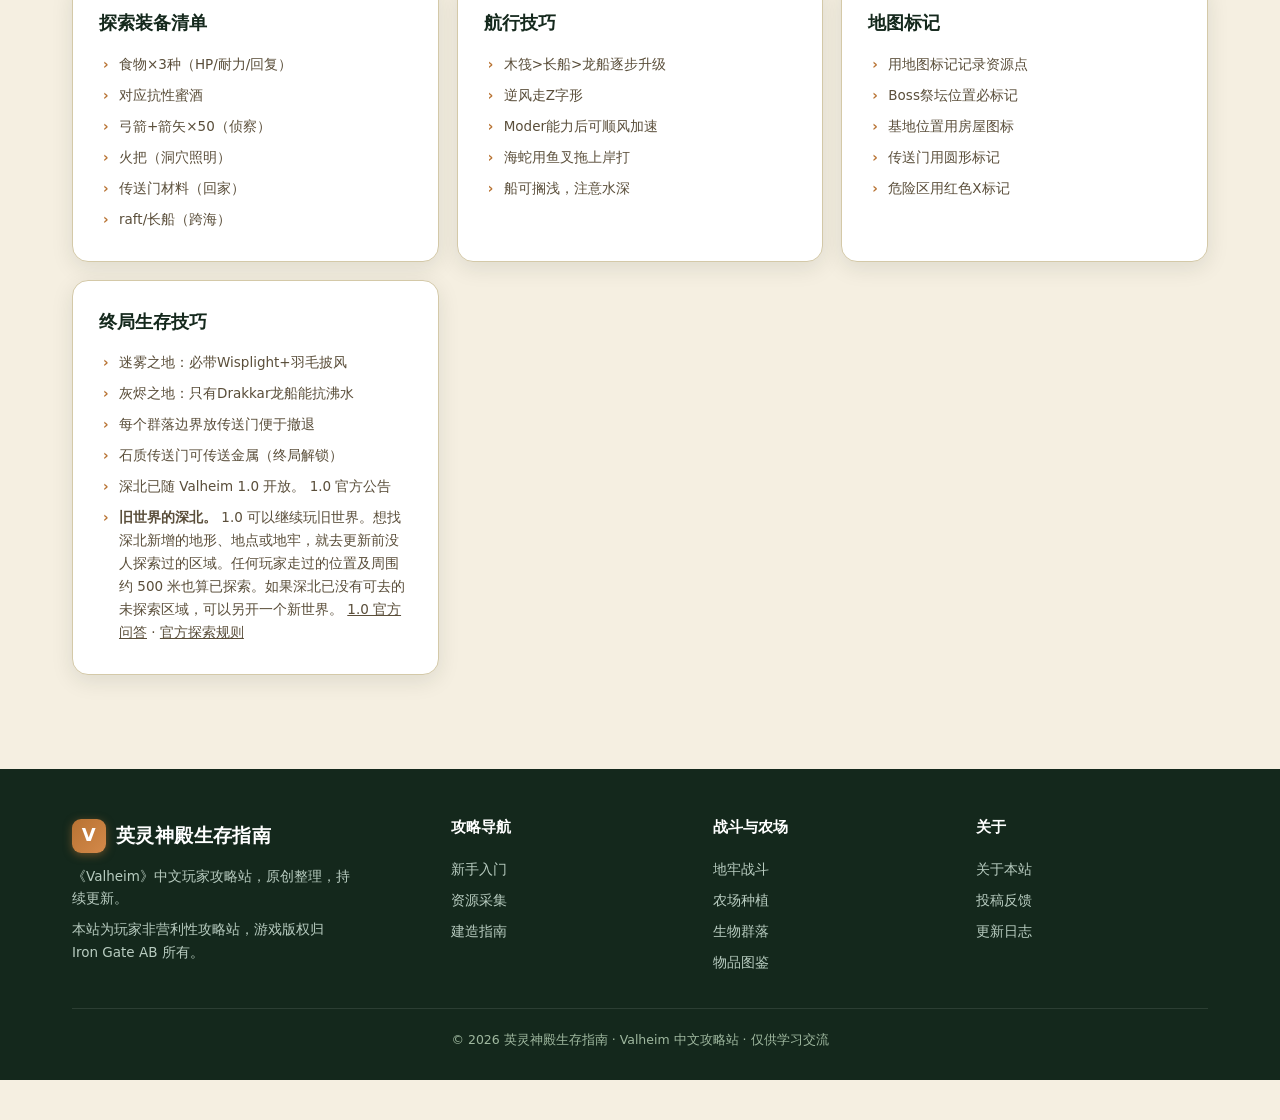
<file: explore.html>
<!DOCTYPE html>
<html lang="zh-CN">
<head>
<meta charset="UTF-8">
<meta name="viewport" content="width=device-width, initial-scale=1.0">
<link rel="canonical" href="https://valheim.yxhtl.com/explore.html">
<title>生物群落探索指南 | Valheim 英灵神殿攻略</title>
<meta name="description" content="Valheim八大生物群落(青草地/黑森林/沼泽/雪山/平原/海洋/迷雾之地/灰烬之地)探索指南：解锁顺序、特色资源、敌人、Boss及探索建议，附生物群落进度地图。">
<meta name="keywords" content="Valheim生物群落,英灵神殿探索,青草地,黑森林,沼泽,雪山,平原,海洋,迷雾之地,灰烬之地,Mistlands,Ashlands">
<link rel="stylesheet" href="css/style.css">
<script type="application/ld+json">
{"@context":"https://schema.org","@type":"Article","headline":"Valheim 生物群落探索指南","inLanguage":"zh-CN","about":"Valheim 八大生物群落探索顺序、特色资源、敌人与Boss","isPartOf":{"@type":"WebSite","name":"英灵神殿生存指南"}}
</script>
  <!-- Google tag (gtag.js) -->
  <script>
  if (location.hostname === "valheim.yxhtl.com" || location.hostname === "valheim-guide-six.vercel.app") {
    window.dataLayer = window.dataLayer || [];
    window.gtag = function(){ window.dataLayer.push(arguments); };
    gtag('js', new Date());
    gtag('config', 'G-NEQNNBPZZZ');
    var analyticsScript = document.createElement('script');
    analyticsScript.async = true;
    analyticsScript.src = 'https://www.googletagmanager.com/gtag/js?id=G-NEQNNBPZZZ';
    document.head.appendChild(analyticsScript);
  }
</script>
  <!-- 百度统计 -->
  <script async src="https://hm.baidu.com/hm.js?71f28761d7809372b129ffb5598d0451"></script>
</head>
<body>

<header class="nav">
  <div class="wrap nav-inner">
    <a href="index.html" class="brand"><span class="logo">V</span><span data-i18n="brand">英灵神殿生存指南</span></a>
    <nav class="nav-links" id="navLinks">
      <a href="getting-started.html" data-i18n="nav.getting-started">新手入门</a>
      <a href="resources.html" data-i18n="nav.resources">资源采集</a>
      <a href="building.html" data-i18n="nav.building">建造指南</a>
      <a href="dungeons.html" data-i18n="nav.dungeons">地牢战斗</a>
      <a href="farming.html" data-i18n="nav.farming">农场种植</a>
      <a href="explore.html" class="active" data-i18n="nav.explore">生物群落</a>
      <a href="items.html" data-i18n="nav.items">物品图鉴</a>
    </nav>
    <div class="nav-utils">
      <button class="nav-btn search-btn" aria-label="搜索"><svg width="18" height="18" viewBox="0 0 24 24" fill="none" stroke="currentColor" stroke-width="2.5" stroke-linecap="round" stroke-linejoin="round"><circle cx="11" cy="11" r="8"/><line x1="21" y1="21" x2="16.65" y2="16.65"/></svg></button>
      <button class="nav-btn dark-btn" aria-label="暗色模式"><svg width="18" height="18" viewBox="0 0 24 24" fill="none" stroke="currentColor" stroke-width="2.5" stroke-linecap="round" stroke-linejoin="round"><path d="M21 12.79A9 9 0 1 1 11.21 3 7 7 0 0 0 21 12.79z"/></svg></button>
      <button class="nav-btn lang-btn" aria-label="语言">English</button>
      <a href="index.html" class="nav-cta" data-i18n="nav.cta.home">返回首页</a>
    </div>
    <button class="burger" id="burger" aria-label="菜单"><span></span><span></span><span></span></button>
  </div>
</header>

<section id="top" style="padding-top:54px">
  <div class="wrap">
    <div class="breadcrumb"><a href="index.html" data-en="Home">首页</a> <span>›</span> <span data-en="Biomes">生物群落</span></div>
    <span class="eyebrow" data-en="Biomes">生物群落</span>
    <h2 class="title" data-en="8 Biome Exploration Order">八大生物群落探索顺序 <span class="ver-tag" data-en="Verified 2026.07">数据核对 2026.07</span></h2>
    <p class="subtitle" data-en="The Valheim world is layered by biomes. Each has unique resources, enemies and Bosses — unlock them in order. Source: valheim.fandom.com Wiki">Valheim 世界按生物群落分层，每个群落有独特资源、敌人和Boss，需按顺序解锁。数据来源：valheim.fandom.com Wiki</p>
    <p><a href="#deep-north-old-world" data-en="Exploring Deep North in an old world?" style="text-decoration:underline;">旧世界怎么去深北？</a></p>

    <!-- ===== PROGRESS MAP ===== -->
    <div class="biome-progression">
      <div class="bp-node b-meadow active" data-biome="青草地">
        <div class="bp-step">01</div>
        <div class="bp-name" data-en="Meadows">青草地</div>
        <div class="bp-info" data-en="Start · Boss Eikthyr">起步 · Boss Eikthyr</div>
      </div>
      <div class="bp-arrow">&gt;</div>
      <div class="bp-node b-forest" data-biome="黑森林">
        <div class="bp-step">02</div>
        <div class="bp-name" data-en="Black Forest">黑森林</div>
        <div class="bp-info" data-en="Bronze · Boss The Elder">青铜 · Boss The Elder</div>
      </div>
      <div class="bp-arrow">&gt;</div>
      <div class="bp-node b-swamp" data-biome="沼泽">
        <div class="bp-step">03</div>
        <div class="bp-name" data-en="Swamp">沼泽</div>
        <div class="bp-info" data-en="Iron · Boss Bonemass">铁器 · Boss Bonemass</div>
      </div>
      <div class="bp-arrow">&gt;</div>
      <div class="bp-node b-mountain" data-biome="雪山">
        <div class="bp-step">04</div>
        <div class="bp-name" data-en="Mountain">雪山</div>
        <div class="bp-info" data-en="Silver · Boss Moder">银器 · Boss Moder</div>
      </div>
      <div class="bp-arrow">&gt;</div>
      <div class="bp-node b-plains" data-biome="平原">
        <div class="bp-step">05</div>
        <div class="bp-name" data-en="Plains">平原</div>
        <div class="bp-info" data-en="Blackmetal · Boss Yagluth">黑金属 · Boss Yagluth</div>
      </div>
      <div class="bp-arrow">&gt;</div>
      <div class="bp-node b-ocean" data-biome="海洋">
        <div class="bp-step">06</div>
        <div class="bp-name" data-en="Ocean">海洋</div>
        <div class="bp-info" data-en="Sea Serpents · Sailing">海蛇 · 航行通道</div>
      </div>
      <div class="bp-arrow">&gt;</div>
      <div class="bp-node" data-biome="迷雾之地" style="border-color:#8b5cf6">
        <div class="bp-step" style="background:linear-gradient(135deg,#6c3483,#8e44ad)">07</div>
        <div class="bp-name" data-en="Mistlands">迷雾之地</div>
        <div class="bp-info" data-en="Magic · Boss The Queen">魔法 · Boss 女王蜂</div>
      </div>
      <div class="bp-arrow">&gt;</div>
      <div class="bp-node" data-biome="灰烬之地" style="border-color:#ef4444">
        <div class="bp-step" style="background:linear-gradient(135deg,#b91c1c,#ef4444)">08</div>
        <div class="bp-name" data-en="Ashlands">灰烬之地</div>
        <div class="bp-info" data-en="Flametal · Boss Fader">焰金 · Boss 翡翠焰灵</div>
      </div>
    </div>

    <div class="biome-cards">
      <div class="map-card b-meadow">
        <div class="map-head"><div class="num">01</div><h4 data-en="Meadows">青草地 Meadows</h4></div>
        <p class="map-desc" data-en="Green plains, starter area. Mild and safe with boars, deer and necks. Boss: Eikthyr">绿色平原，新手起步地。温和安全，野猪鹿水蜥出没。Boss：Eikthyr</p>
        <ul>
          <li data-en="<b>Resources:</b> Wood, Flint, Stone, Raspberries, Mushrooms"><b>资源：</b>木材、燧石、石头、覆盆子、蘑菇</li>
          <li data-en="<b>Enemies:</b> Boar, Neck (low risk)"><b>敌人：</b>野猪、水蜥（低危）</li>
          <li data-en="<b>Boss:</b> Eikthyr (Stag)"><b>Boss：</b>Eikthyr（赤鹿）</li>
          <li data-en="<b>Tip:</b> Build your first base, hunt deer, fight first Boss"><b>建议：</b>建初始基地，猎鹿打首Boss</li>
        </ul>
      </div>
      <div class="map-card b-forest">
        <div class="map-head"><div class="num">02</div><h4 data-en="Black Forest">黑森林 Black Forest</h4></div>
        <p class="map-desc" data-en="Dark pine forest, source of copper and tin. Greydwarves, trolls and skeletons roam. Boss: The Elder">深色松林，铜锡矿产地。灰矮人巨魔骷髅出没。Boss：The Elder</p>
        <ul>
          <li data-en="<b>Resources:</b> Copper, Tin, Core Wood, Surtling Cores, Carrot Seeds"><b>资源：</b>铜矿、锡矿、芯木、焰芯、胡萝卜种子</li>
          <li data-en="<b>Enemies:</b> Greydwarf, Troll, Skeleton (mid-high risk)"><b>敌人：</b>灰矮人、巨魔、骷髅兵（中-高危）</li>
          <li data-en="<b>Boss:</b> The Elder (Ancient Tree)"><b>Boss：</b>The Elder（古树长老）</li>
          <li data-en="<b>Tip:</b> Bring antler pickaxe to mine, explore burial chambers"><b>建议：</b>带鹿角镐挖矿，探索埋葬室</li>
        </ul>
      </div>
      <div class="map-card b-swamp">
        <div class="map-head"><div class="num">03</div><h4 data-en="Swamp">沼泽 Swamp</h4></div>
        <p class="map-desc" data-en="Dark wetlands, source of iron. Poisonous creatures and draugr, bring poison resist. Boss: Bonemass">阴暗湿地，铁矿来源。毒怪尸鬼出没，需抗毒。Boss：Bonemass</p>
        <ul>
          <li data-en="<b>Resources:</b> Iron, Ancient Bark, Surtling Cores, Turnip Seeds"><b>资源：</b>铁矿、古树皮、焰芯、芜菁种子</li>
          <li data-en="<b>Enemies:</b> Draugr, Blob, Wraith, Abomination (mid-high risk)"><b>敌人：</b>尸鬼、史莱姆、溺鬼、沼泽怪（中-高危）</li>
          <li data-en="<b>Boss:</b> Bonemass (Bone Mass)"><b>Boss：</b>Bonemass（骨团）</li>
          <li data-en="<b>Tip:</b> Bring poison-resistance mead, Swamp Key for crypts"><b>建议：</b>带抗毒蜜酒、古树钥匙开地穴</li>
        </ul>
      </div>
      <div class="map-card b-mountain">
        <div class="map-head"><div class="num">04</div><h4 data-en="Mountain">雪山 Mountain</h4></div>
        <p class="map-desc" data-en="Tall snow peaks, source of silver. Bitter cold requires frost-resist gear, wolves are fierce. Boss: Moder">高耸雪山，银矿产地。严寒需抗寒装备，狼群凶猛。Boss：Moder</p>
        <ul>
          <li data-en="<b>Resources:</b> Silver, Dragon Eggs, Wolf Pelt, Onion Seeds"><b>资源：</b>银矿、龙蛋、狼皮、洋葱种子</li>
          <li data-en="<b>Enemies:</b> Wolf, Bat, Stone Golem (high risk)"><b>敌人：</b>狼、蝙蝠、石魔像（高危）</li>
          <li data-en="<b>Boss:</b> Moder (Ice Dragon)"><b>Boss：</b>Moder（冰龙）</li>
          <li data-en="<b>Tip:</b> Wear wolf armor + frost-resistance mead, bring Wishbone for silver"><b>建议：</b>穿狼甲+抗寒蜜酒，带wishbone找银矿</li>
        </ul>
      </div>
      <div class="map-card b-plains">
        <div class="map-head"><div class="num">05</div><h4 data-en="Plains">平原 Plains</h4></div>
        <p class="map-desc" data-en="Open grasslands, source of blackmetal. Fuling goblins in groups, deathsquitos are lethal. Boss: Yagluth">开阔草原，黑金属来源。丑地精成群，杀人蚊致命。Boss：亚格鲁斯</p>
        <ul>
          <li data-en="<b>Resources:</b> Blackmetal Scraps, Barley, Flax, Fuling Totems"><b>资源：</b>黑金属碎片、大麦、亚麻、丑地精图腾</li>
          <li data-en="<b>Enemies:</b> Fuling, Fuling Berserker, Deathsquito (high risk)"><b>敌人：</b>丑地精、丑地精狂战士、杀人蚊（高危）</li>
          <li data-en="<b>Boss:</b> Yagluth (Ancient One)"><b>Boss：</b>Yagluth（亚格鲁斯）</li>
          <li data-en="<b>Tip:</b> Full Blackmetal gear, watch for deathsquito one-shots"><b>建议：</b>全套黑金属装备，小心杀人蚊一击秒</li>
        </ul>
      </div>
      <div class="map-card b-ocean">
        <div class="map-head"><div class="num">06</div><h4 data-en="Ocean">海洋 Ocean</h4></div>
        <p class="map-desc" data-en="Vast waters connecting all continents. Sea serpents roam, ships are key. No Boss">广阔海域，连接各大陆。海蛇出没，船只是关键。无Boss</p>
        <ul>
          <li><span data-en="<b>Resources:</b> Chitin (mine Abyssal Barnacles on a Leviathan's back with a pickaxe), Fish"><b>资源：</b>甲壳质（用镐采挖利维坦背上的深渊藤壶）、鱼</span> · <a href="resources.html#chitin" data-en="Chitin guide">甲壳质采集指南</a></li>
          <li data-en="<b>Enemies:</b> Sea Serpent (high risk)"><b>敌人：</b>海蛇（高危）</li>
          <li data-en="<b>Boss:</b> None"><b>Boss：</b>无</li>
          <li data-en="<b>Tip:</b> Upgrade your ship, bring abyssal harpoon for serpents"><b>建议：</b>升级船只，带深渊鱼叉对付海蛇</li>
        </ul>
      </div>
      <div class="map-card" style="border-left:4px solid #8b5cf6">
        <div class="map-head"><div class="num" style="background:linear-gradient(135deg,#6c3483,#8e44ad)">07</div><h4 data-en="Mistlands">迷雾之地 Mistlands</h4></div>
        <p class="map-desc" data-en="Dense mist-covered highlands. Home to Seekers and Dvergr. Introduces the magic system. Boss: The Queen">浓雾笼罩的高地，虫族遍布，矮人哨站散布其中。引入完整魔法系统。Boss：The Queen（女王蜂）</p>
        <ul>
          <li data-en="<b>Resources:</b> Yggdrasil Wood, Carapace, Black Marble, Black Cores, Sap, Soft Tissue"><b>资源：</b>世界树木、甲壳、黑大理石、黑核心、树汁、软组织</li>
          <li data-en="<b>Enemies:</b> Seeker, Seeker Soldier, Gjall, Tick (extreme risk)"><b>敌人：</b>搜寻者、搜寻士兵、轰鸣甲虫、蜱虫（极危）</li>
          <li data-en="<b>Boss:</b> The Queen (Infested Citadel)"><b>Boss：</b>The Queen（女王蜂，虫巢堡垒）</li>
          <li data-en="<b>Tip:</b> Wisplight is mandatory to see through mist; bring Feather Cape for fall immunity"><b>建议：</b>必须带Wisplight驱雾，披羽毛披风防坠落</li>
        </ul>
      </div>
      <div class="map-card" style="border-left:4px solid #ef4444">
        <div class="map-head"><div class="num" style="background:linear-gradient(135deg,#b91c1c,#ef4444)">08</div><h4 data-en="Ashlands">灰烬之地 Ashlands</h4></div>
        <p class="map-desc" data-en="Southern hellish wasteland of lava and undead. Flametal gear and gem-infused weapons. Boss: Fader">南部炼狱，岩浆横流、亡灵横行。焰金装备、宝石附魔武器。Boss：Fader（翡翠焰灵）</p>
        <ul>
          <li data-en="<b>Resources:</b> Ashwood, Grausten, Flametal, Sulfur, Charred Bone, Gems (Bloodstone/Iolite/Jade)"><b>资源：</b>烬木、熔岩石、焰金矿、硫磺、焦骸骨、宝石（血石/堇青/翡翠）</li>
          <li data-en="<b>Enemies:</b> Charred, Morgen, Fallen Valkyrie, Lava Blob (extreme risk)"><b>敌人：</b>焦骸战士、摩根巨兽、堕落女武神、岩浆史莱姆（极危）</li>
          <li data-en="<b>Boss:</b> Fader (The Emerald Flame)"><b>Boss：</b>Fader（翡翠焰灵）</li>
          <li data-en="<b>Tip:</b> Only Drakkar ship survives boiling water; use Shield Generator to protect base from fire rain"><b>建议：</b>仅Drakkar龙船能抗沸水，用护盾发生器防火雨</li>
        </ul>
      </div>
    </div>

    <div class="feature-grid" style="margin-top:40px">
      <div class="fcard"><h4 data-en="Exploration Gear">探索装备清单</h4><ul>
        <li data-en="Food ×3 types (HP/stamina/recovery)">食物×3种（HP/耐力/回复）</li>
        <li data-en="Corresponding resistance mead">对应抗性蜜酒</li>
        <li data-en="Bow + 50 arrows (scouting)">弓箭+箭矢×50（侦察）</li>
        <li data-en="Torch (cave lighting)">火把（洞穴照明）</li>
        <li data-en="Portal materials (return home)">传送门材料（回家）</li>
        <li data-en="Raft/Longship (crossing sea)">raft/长船（跨海）</li>
      </ul></div>
      <div class="fcard"><h4 data-en="Sailing Tips">航行技巧</h4><ul>
        <li data-en="Raft &gt; Longship &gt; Dragonship, progressive upgrades">木筏&gt;长船&gt;龙船逐步升级</li>
        <li data-en="Tack in zigzag against headwinds">逆风走Z字形</li>
        <li data-en="Moder power enables tailwind speed boost">Moder能力后可顺风加速</li>
        <li data-en="Harpoon sea serpents and drag ashore">海蛇用鱼叉拖上岸打</li>
        <li data-en="Ships can beach — watch water depth">船可搁浅，注意水深</li>
      </ul></div>
      <div class="fcard"><h4 data-en="Map Marking">地图标记</h4><ul>
        <li data-en="Use map markers to record resource locations">用地图标记记录资源点</li>
        <li data-en="Always mark Boss altar locations">Boss祭坛位置必标记</li>
        <li data-en="Use house icon for base location">基地位置用房屋图标</li>
        <li data-en="Use circle marker for portals">传送门用圆形标记</li>
        <li data-en="Use red X for danger zones">危险区用红色X标记</li>
      </ul></div>
      <div class="fcard"><h4 data-en="Endgame Tips">终局生存技巧</h4><ul>
        <li data-en="Mistlands: Always bring Wisplight + Feather Cape">迷雾之地：必带Wisplight+羽毛披风</li>
        <li data-en="Ashlands: Only Drakkar ship survives boiling seas">灰烬之地：只有Drakkar龙船能抗沸水</li>
        <li data-en="Build portals at biome borders for quick retreat">每个群落边界放传送门便于撤退</li>
        <li data-en="Stone Portals can teleport metals (late game)">石质传送门可传送金属（终局解锁）</li>
        <li><span data-en="Deep North is available in Valheim 1.0.">深北已随 Valheim 1.0 开放。</span> <a href="https://www.valheimgame.com/news/valheim-1-0-has-arrived-/" data-en="Official 1.0 announcement">1.0 官方公告</a></li>
        <li id="deep-north-old-world">
          <strong data-en="Deep North in an old world.">旧世界的深北。</strong>
          <span data-en="You can keep playing your old world in 1.0. To find the new terrain, locations, or dungeons in Deep North, head to areas no player had explored before the update. The area within about 500 metres of any player’s pre-update route also counts as explored. If there’s no unexplored area left to try, start a new world.">1.0 可以继续玩旧世界。想找深北新增的地形、地点或地牢，就去更新前没人探索过的区域。任何玩家走过的位置及周围约 500 米也算已探索。如果深北已没有可去的未探索区域，可以另开一个新世界。</span>
          <a href="https://www.valheimgame.com/support/valheim-1-0-faq/" data-en="Official 1.0 FAQ" style="text-decoration:underline;">1.0 官方问答</a> · <a href="https://www.valheimgame.com/faq/" data-en="Official exploration rules" style="text-decoration:underline;">官方探索规则</a>
        </li>
      </ul></div>
    </div>
  </div>
</section>

<footer>
  <div class="wrap">
    <div class="foot-grid">
      <div class="foot-brand">
        <a href="index.html" class="brand" style="color:#fff"><span class="logo">V</span><span data-en="Valheim Survival Guide">英灵神殿生存指南</span></a>
        <p data-i18n="foot.branddesc">《Valheim》中文玩家攻略站，原创整理，持续更新。</p>
        <p class="disclaimer" data-en="This is a non-profit fan guide site. Game rights belong to Iron Gate AB.">本站为玩家非营利性攻略站，游戏版权归 Iron Gate AB 所有。</p>
      </div>
      <div><h4 data-i18n="foot.nav">攻略导航</h4><a href="getting-started.html" data-en="Beginner">新手入门</a><a href="resources.html" data-en="Resources">资源采集</a><a href="building.html" data-en="Building">建造指南</a></div>
      <div><h4 data-i18n="foot.combat">战斗与农场</h4><a href="dungeons.html" data-en="Dungeons">地牢战斗</a><a href="farming.html" data-en="Farming">农场种植</a><a href="explore.html" data-en="Biomes">生物群落</a><a href="items.html" data-en="Items">物品图鉴</a></div>
      <div><h4 data-i18n="foot.about">关于</h4><a href="about.html" data-i18n="foot.aboutus">关于本站</a><a href="about.html" data-i18n="foot.feedback">投稿反馈</a><a href="about.html" data-i18n="foot.changelog">更新日志</a></div>
    </div>
    <div class="foot-bottom" data-i18n="foot.copy">© 2026 英灵神殿生存指南 · Valheim 中文攻略站 · 仅供学习交流</div>
  </div>
</footer>

<button id="toTop" aria-label="返回顶部" data-en="Top">顶部</button>
<div class="search-overlay" id="searchOverlay">
  <div class="search-panel">
    <div class="search-input-wrap">
      <span class="s-ico"></span>
      <input type="text" placeholder="搜索攻略、物品、Boss…">
      <button class="search-close" aria-label="关闭">×</button>
    </div>
    <div class="search-results"></div>
  </div>
</div>
<!-- Giscus 评论区 -->
<div class="wrap" style="margin-top:0;padding-bottom:40px">
<div class="giscus" style="max-width:var(--maxw);margin:0 auto"></div>
</div>
<script src="https://giscus.app/client.js"
        data-repo="yxhtl/valheim-guide"
        data-repo-id="R_kgDOThXc9g"
        data-category="General"
        data-category-id="DIC_kwDOThXc9s4DBzzv"
        data-mapping="pathname"
        data-strict="0"
        data-reactions-enabled="1"
        data-emit-metadata="0"
        data-input-position="bottom"
        data-theme="preferred_color_scheme"
        data-lang="en"
        crossorigin="anonymous"
        async>
</script>
<script src="js/common.js"></script>
</body>
</html>
</file>
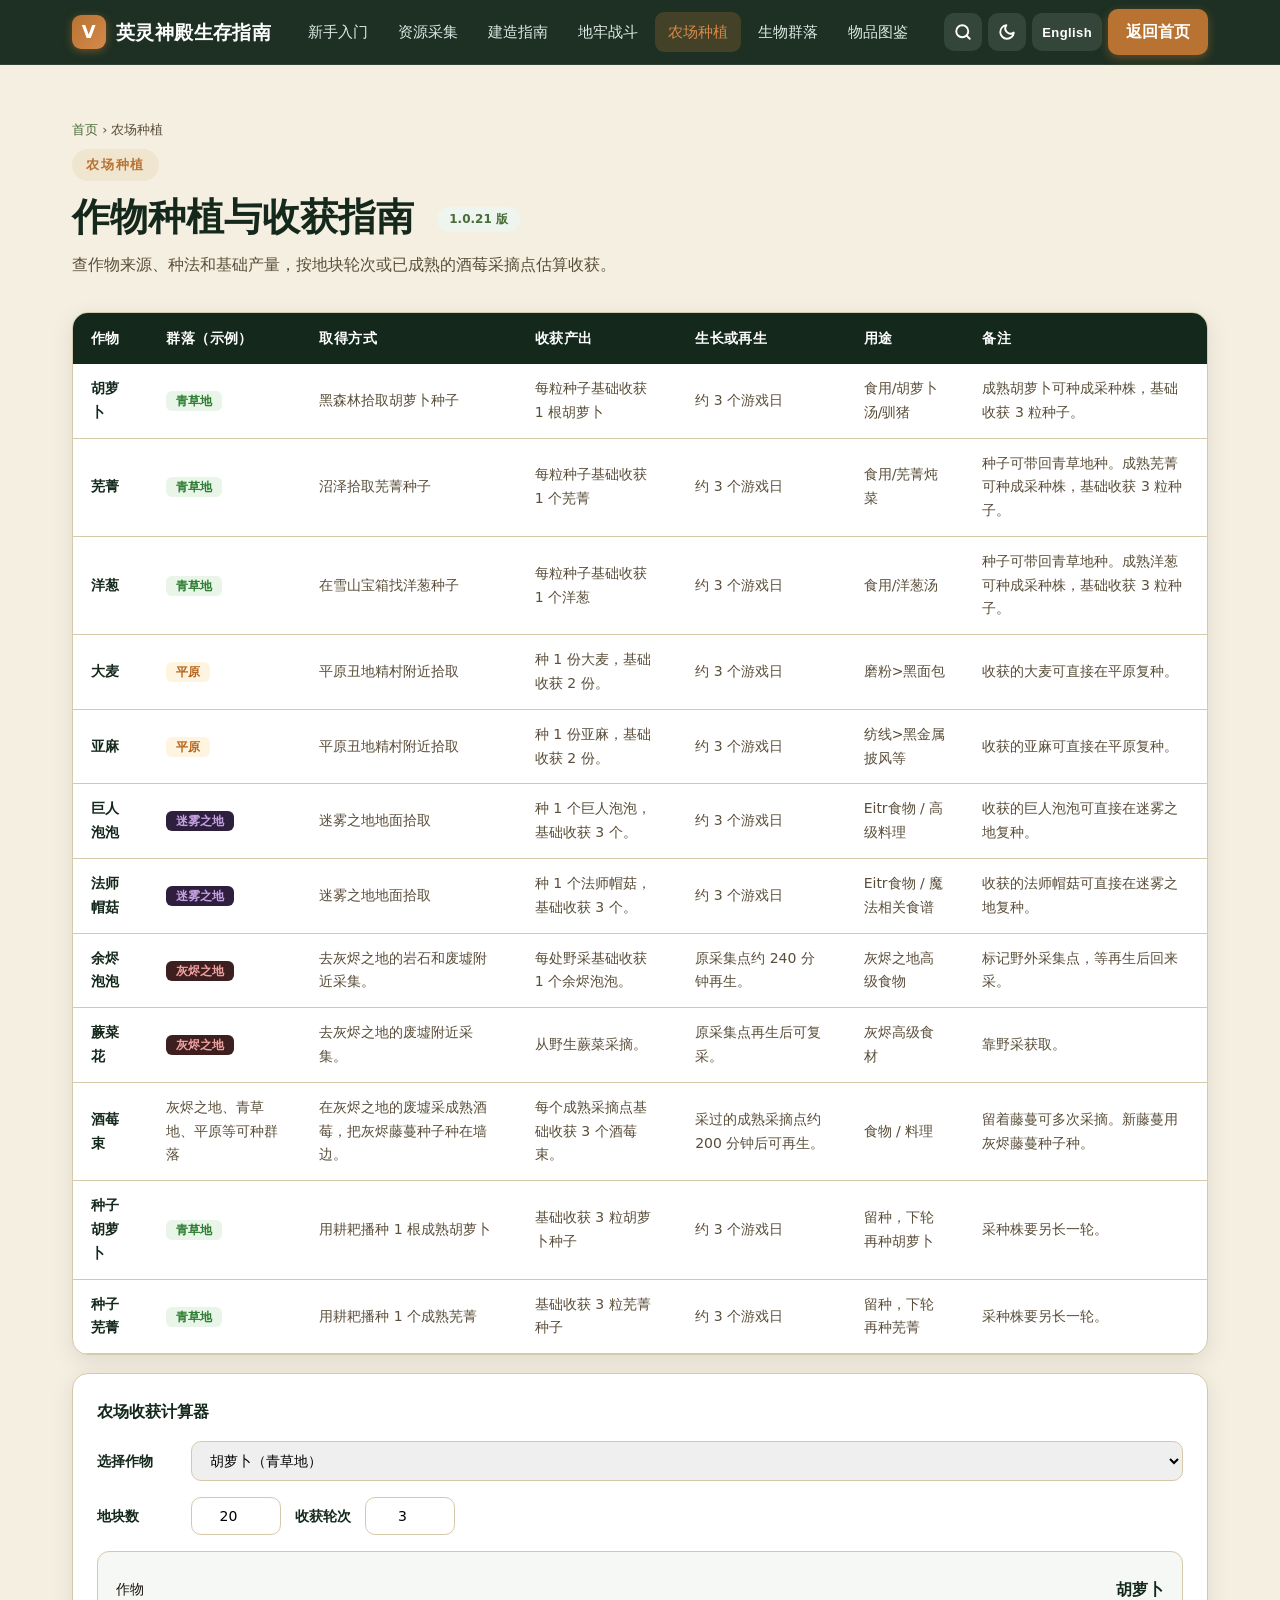
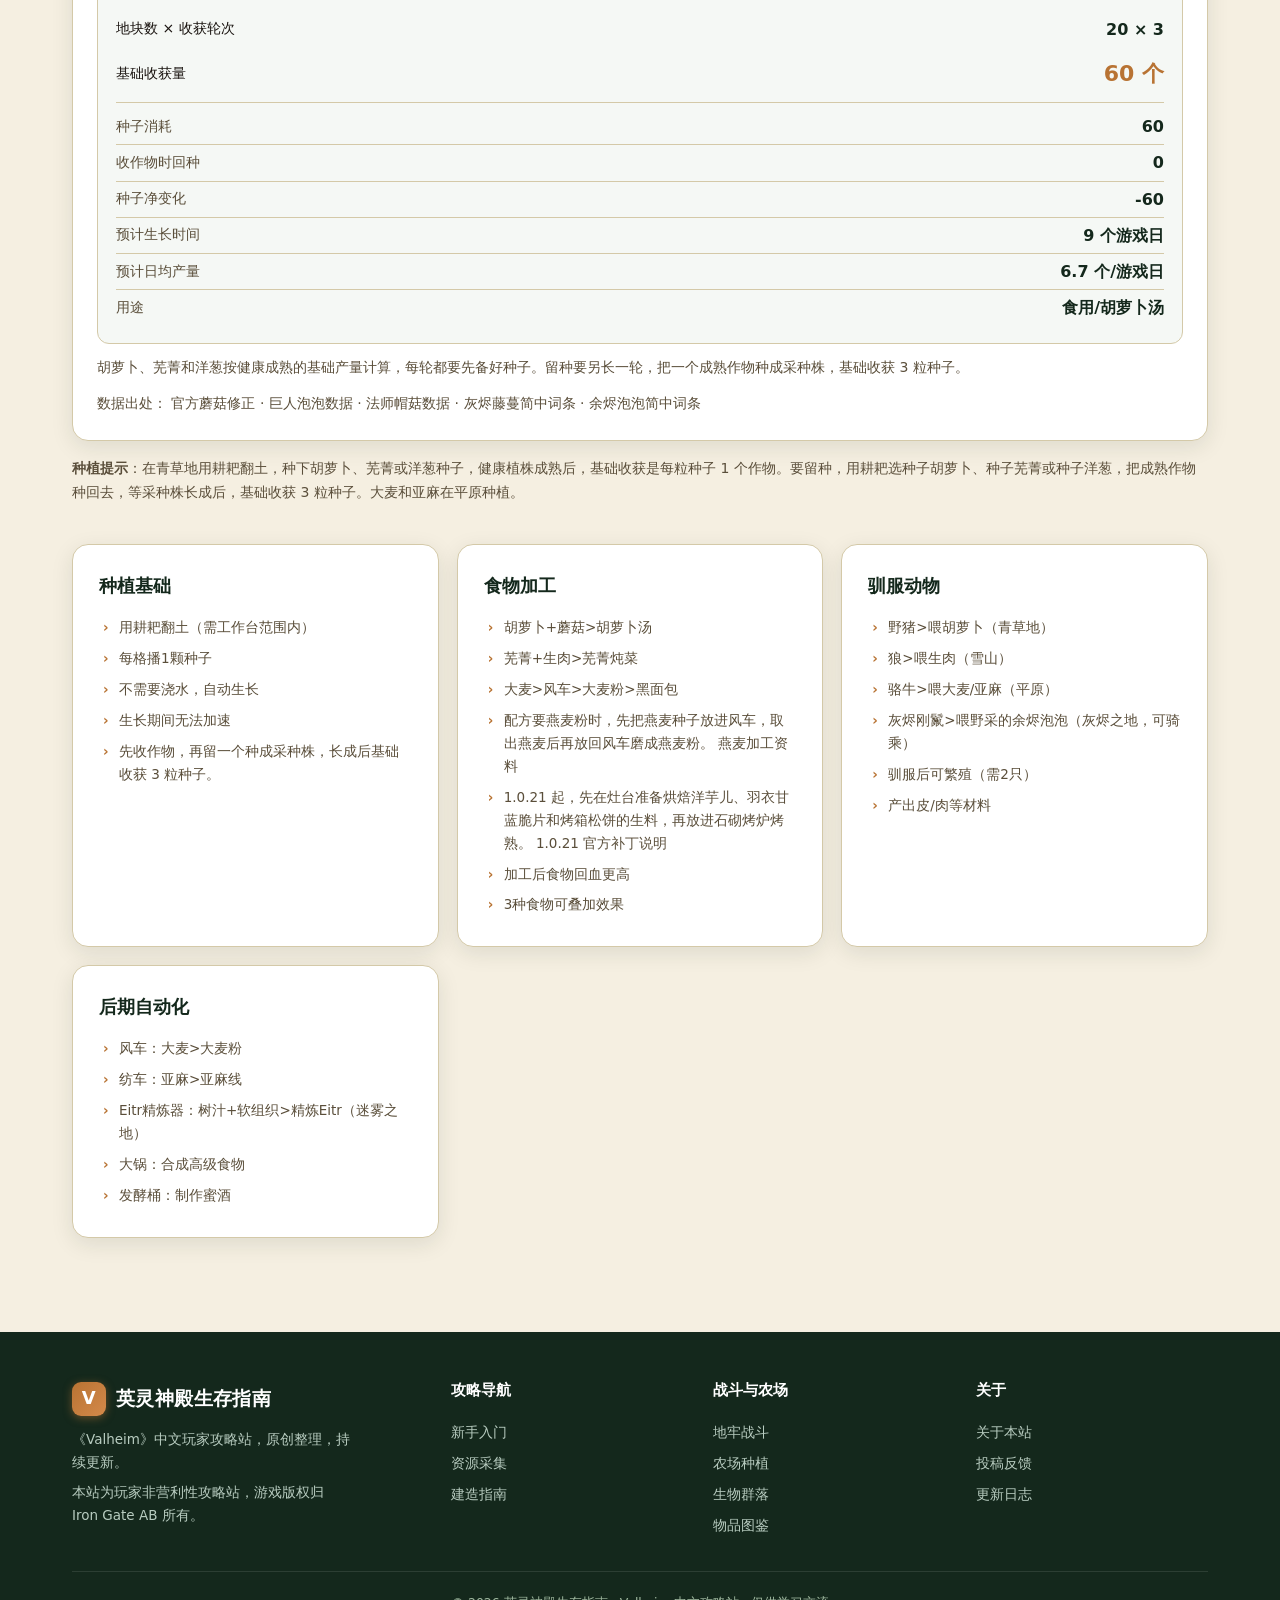
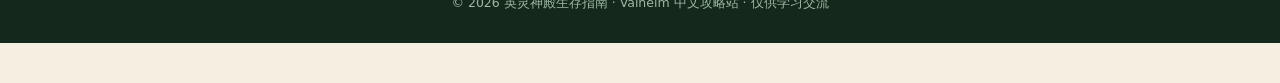
<file: farming.html>
<!DOCTYPE html>
<html lang="zh-CN">
<head>
<meta charset="UTF-8">
<meta name="viewport" content="width=device-width, initial-scale=1.0">
<link rel="canonical" href="https://valheim.yxhtl.com/farming.html">
<title>农场种植与收获估算 | Valheim 英灵神殿攻略</title>
<meta name="description" content="Valheim 农场指南：根菜留种、大麦和亚麻复种、迷雾之地蘑菇与酒莓束采摘。可按地块和收获轮次估算基础产量。">
<meta name="keywords" content="Valheim农场,英灵神殿种植,胡萝卜,芜菁,洋葱,大麦,亚麻,收获估算">
<link rel="stylesheet" href="css/style.css">
<script type="application/ld+json">
{"@context":"https://schema.org","@type":"Article","headline":"Valheim 农场种植与收获估算","inLanguage":"zh-CN","about":"Valheim 作物种植、野采与基础收获估算","isPartOf":{"@type":"WebSite","name":"英灵神殿生存指南"}}
</script>
  <!-- Google tag (gtag.js) -->
  <script>
  if (location.hostname === "valheim.yxhtl.com" || location.hostname === "valheim-guide-six.vercel.app") {
    window.dataLayer = window.dataLayer || [];
    window.gtag = function(){ window.dataLayer.push(arguments); };
    gtag('js', new Date());
    gtag('config', 'G-NEQNNBPZZZ');
    var analyticsScript = document.createElement('script');
    analyticsScript.async = true;
    analyticsScript.src = 'https://www.googletagmanager.com/gtag/js?id=G-NEQNNBPZZZ';
    document.head.appendChild(analyticsScript);
  }
</script>
  <!-- 百度统计 -->
  <script async src="https://hm.baidu.com/hm.js?71f28761d7809372b129ffb5598d0451"></script>
</head>
<body>

<header class="nav">
  <div class="wrap nav-inner">
    <a href="index.html" class="brand"><span class="logo">V</span><span data-i18n="brand">英灵神殿生存指南</span></a>
    <nav class="nav-links" id="navLinks">
      <a href="getting-started.html" data-i18n="nav.getting-started">新手入门</a>
      <a href="resources.html" data-i18n="nav.resources">资源采集</a>
      <a href="building.html" data-i18n="nav.building">建造指南</a>
      <a href="dungeons.html" data-i18n="nav.dungeons">地牢战斗</a>
      <a href="farming.html" class="active" data-i18n="nav.farming">农场种植</a>
      <a href="explore.html" data-i18n="nav.explore">生物群落</a>
      <a href="items.html" data-i18n="nav.items">物品图鉴</a>
    </nav>
    <div class="nav-utils">
      <button class="nav-btn search-btn" aria-label="搜索"><svg width="18" height="18" viewBox="0 0 24 24" fill="none" stroke="currentColor" stroke-width="2.5" stroke-linecap="round" stroke-linejoin="round"><circle cx="11" cy="11" r="8"/><line x1="21" y1="21" x2="16.65" y2="16.65"/></svg></button>
      <button class="nav-btn dark-btn" aria-label="暗色模式"><svg width="18" height="18" viewBox="0 0 24 24" fill="none" stroke="currentColor" stroke-width="2.5" stroke-linecap="round" stroke-linejoin="round"><path d="M21 12.79A9 9 0 1 1 11.21 3 7 7 0 0 0 21 12.79z"/></svg></button>
      <button class="nav-btn lang-btn" aria-label="语言">English</button>
      <a href="index.html" class="nav-cta" data-i18n="nav.cta.home">返回首页</a>
    </div>
    <button class="burger" id="burger" aria-label="菜单"><span></span><span></span><span></span></button>
  </div>
</header>

<section id="top" style="padding-top:54px">
  <div class="wrap">
    <div class="breadcrumb"><a href="index.html" data-en="Home">首页</a> <span>›</span> <span data-en="Farming">农场种植</span></div>
    <span class="eyebrow" data-en="Farming">农场种植</span>
    <h2 class="title"><span data-en="Crop Planting &amp; Harvest Guide">作物种植与收获指南</span> <span class="ver-tag" data-en="Version 1.0.21">1.0.21 版</span></h2>
    <p class="subtitle" data-en="Where to find each crop, what to plant, and what a healthy harvest yields. Estimate base yields by crop or for ripe vineberry picking spots.">查作物来源、种法和基础产量，按地块轮次或已成熟的酒莓采摘点估算收获。</p>

    <div class="farm-table">
      <table>
        <thead><tr>
          <th data-en="Crop">作物</th>
          <th data-en="Biome (Example)">群落（示例）</th>
          <th data-en="How to Obtain">取得方式</th>
          <th data-en="Harvest">收获产出</th>
          <th data-en="Growth or Regrowth">生长或再生</th>
          <th data-en="Use">用途</th>
          <th data-en="Notes">备注</th>
        </tr></thead>
        <tbody>
          <tr>
            <td><b data-en="Carrot">胡萝卜</b></td>
            <td><span class="biome-tag b-meadow" data-en="Meadows">青草地</span></td>
            <td data-en="Pick carrot seeds in Black Forest">黑森林拾取胡萝卜种子</td>
            <td data-en="1 Carrot per seed (base)">每粒种子基础收获 1 根胡萝卜</td>
            <td data-en="About 3 game days">约 3 个游戏日</td>
            <td data-en="Eat / Carrot Soup / Tame boars">食用/胡萝卜汤/驯猪</td>
            <td data-en="Replant a mature carrot as a Seed-carrot for a base harvest of 3 seeds.">成熟胡萝卜可种成采种株，基础收获 3 粒种子。</td>
          </tr>
          <tr>
            <td><b data-en="Turnip">芜菁</b></td>
            <td><span class="biome-tag b-meadow" data-en="Meadows">青草地</span></td>
            <td data-en="Pick turnip seeds in Swamp">沼泽拾取芜菁种子</td>
            <td data-en="1 Turnip per seed (base)">每粒种子基础收获 1 个芜菁</td>
            <td data-en="About 3 game days">约 3 个游戏日</td>
            <td data-en="Eat / Turnip Stew">食用/芜菁炖菜</td>
            <td data-en="Bring seeds back to the Meadows. Replant a mature turnip as a Seed-turnip for a base harvest of 3 seeds.">种子可带回青草地种。成熟芜菁可种成采种株，基础收获 3 粒种子。</td>
          </tr>
          <tr>
            <td><b data-en="Onion">洋葱</b></td>
            <td><span class="biome-tag b-meadow" data-en="Meadows">青草地</span></td>
            <td data-en="Find onion seeds in Mountain chests">在雪山宝箱找洋葱种子</td>
            <td data-en="1 Onion per seed (base)">每粒种子基础收获 1 个洋葱</td>
            <td data-en="About 3 game days">约 3 个游戏日</td>
            <td data-en="Eat / Onion Soup">食用/洋葱汤</td>
            <td data-en="Bring seeds back to the Meadows. Replant a mature onion as a Seed-onion for a base harvest of 3 seeds.">种子可带回青草地种。成熟洋葱可种成采种株，基础收获 3 粒种子。</td>
          </tr>
          <tr>
            <td><b data-en="Barley">大麦</b></td>
            <td><span class="biome-tag b-plains" data-en="Plains">平原</span></td>
            <td data-en="Pick near Fuling villages in Plains">平原丑地精村附近拾取</td>
            <td data-en="Plant 1 Barley, harvest 2 Barley (base).">种 1 份大麦，基础收获 2 份。</td>
            <td data-en="About 3 game days">约 3 个游戏日</td>
            <td data-en="Grind &gt; Barley Flour &gt; Black Bread">磨粉&gt;黑面包</td>
            <td data-en="Replant harvested barley in the Plains.">收获的大麦可直接在平原复种。</td>
          </tr>
          <tr>
            <td><b data-en="Flax">亚麻</b></td>
            <td><span class="biome-tag b-plains" data-en="Plains">平原</span></td>
            <td data-en="Pick near Fuling villages in Plains">平原丑地精村附近拾取</td>
            <td data-en="Plant 1 Flax, harvest 2 Flax (base).">种 1 份亚麻，基础收获 2 份。</td>
            <td data-en="About 3 game days">约 3 个游戏日</td>
            <td data-en="Spin &gt; Linen Thread &gt; Blackmetal Cape etc.">纺线&gt;黑金属披风等</td>
            <td data-en="Replant harvested flax in the Plains.">收获的亚麻可直接在平原复种。</td>
          </tr>
          <tr>
            <td><b data-en="Jotun Puffs">巨人泡泡</b></td>
            <td><span class="biome-tag" style="background:#2d1f3d;color:#c4a0e0" data-en="Mistlands">迷雾之地</span></td>
            <td data-en="Pick on ground in Mistlands">迷雾之地地面拾取</td>
            <td data-en="Plant 1 Jotun Puffs, harvest 3 (base).">种 1 个巨人泡泡，基础收获 3 个。</td>
            <td data-en="About 3 game days">约 3 个游戏日</td>
            <td data-en="Eitr food / High-tier meals">Eitr食物 / 高级料理</td>
            <td data-en="Replant harvested Jotun Puffs in the Mistlands.">收获的巨人泡泡可直接在迷雾之地复种。</td>
          </tr>
          <tr>
            <td><b data-en="Magecap">法师帽菇</b></td>
            <td><span class="biome-tag" style="background:#2d1f3d;color:#c4a0e0" data-en="Mistlands">迷雾之地</span></td>
            <td data-en="Pick on ground in Mistlands">迷雾之地地面拾取</td>
            <td data-en="Plant 1 Magecap, harvest 3 (base).">种 1 个法师帽菇，基础收获 3 个。</td>
            <td data-en="About 3 game days">约 3 个游戏日</td>
            <td data-en="Eitr food / Magic-related recipes">Eitr食物 / 魔法相关食谱</td>
            <td data-en="Replant harvested Magecaps in the Mistlands.">收获的法师帽菇可直接在迷雾之地复种。</td>
          </tr>
          <tr>
            <td><b data-en="Smoke Puff">余烬泡泡</b></td>
            <td><span class="biome-tag" style="background:#3d1f1f;color:#f0a0a0" data-en="Ashlands">灰烬之地</span></td>
            <td data-en="Gather around rocks and ruins in the Ashlands.">去灰烬之地的岩石和废墟附近采集。</td>
            <td data-en="Wild harvest: 1 Smoke Puff per spot (base).">每处野采基础收获 1 个余烬泡泡。</td>
            <td data-en="Regrows at the spot in about 240 minutes.">原采集点约 240 分钟再生。</td>
            <td data-en="High-tier Ashlands food">灰烬之地高级食物</td>
            <td data-en="Mark wild spots and return when they regrow.">标记野外采集点，等再生后回来采。</td>
          </tr>
          <tr>
            <td><b data-en="Fiddlehead">蕨菜花</b></td>
            <td><span class="biome-tag" style="background:#3d1f1f;color:#f0a0a0" data-en="Ashlands">灰烬之地</span></td>
            <td data-en="Gather around ruins in the Ashlands.">去灰烬之地的废墟附近采集。</td>
            <td data-en="Pick the wild fern.">从野生蕨菜采摘。</td>
            <td data-en="Return after the wild fern regrows.">原采集点再生后可复采。</td>
            <td data-en="High-tier Ashlands food ingredient">灰烬高级食材</td>
            <td data-en="Gather it in the wild.">靠野采获取。</td>
          </tr>
          <tr>
            <td><b data-en="Vineberry Cluster">酒莓束</b></td>
            <td data-en="Ashlands, Meadows, Plains and other compatible biomes">灰烬之地、青草地、平原等可种群落</td>
            <td data-en="Pick ripe Ashvine berries on Ashlands ruins. Plant Vineberry Seeds near a wall.">在灰烬之地的废墟采成熟酒莓，把灰烬藤蔓种子种在墙边。</td>
            <td data-en="3 Vineberry Clusters per ripe picking spot (base).">每个成熟采摘点基础收获 3 个酒莓束。</td>
            <td data-en="Ripe berries can regrow about 200 minutes after picking.">采过的成熟采摘点约 200 分钟后可再生。</td>
            <td data-en="Food / cooking">食物 / 料理</td>
            <td data-en="Keep the vine for repeated picking. Use Vineberry Seeds for new vines.">留着藤蔓可多次采摘。新藤蔓用灰烬藤蔓种子种。</td>
          </tr>
          <tr>
            <td><b data-en="Seed Carrot">种子胡萝卜</b></td>
            <td><span class="biome-tag b-meadow" data-en="Meadows">青草地</span></td>
            <td data-en="Plant 1 mature carrot with the Cultivator">用耕耙播种 1 根成熟胡萝卜</td>
            <td data-en="3 Carrot Seeds (base)">基础收获 3 粒胡萝卜种子</td>
            <td data-en="About 3 game days">约 3 个游戏日</td>
            <td data-en="Save seeds for the next carrot crop">留种，下轮再种胡萝卜</td>
            <td data-en="The seed plant takes a separate growing round.">采种株要另长一轮。</td>
          </tr>
          <tr>
            <td><b data-en="Seed Turnip">种子芜菁</b></td>
            <td><span class="biome-tag b-meadow" data-en="Meadows">青草地</span></td>
            <td data-en="Plant 1 mature turnip with the Cultivator">用耕耙播种 1 个成熟芜菁</td>
            <td data-en="3 Turnip Seeds (base)">基础收获 3 粒芜菁种子</td>
            <td data-en="About 3 game days">约 3 个游戏日</td>
            <td data-en="Save seeds for the next turnip crop">留种，下轮再种芜菁</td>
            <td data-en="The seed plant takes a separate growing round.">采种株要另长一轮。</td>
          </tr>
        </tbody>
      </table>
    </div>

    <!-- ===== FARM CALCULATOR ===== -->
    <div class="calc-box">
      <h4 style="color:var(--heading);margin-bottom:16px" data-en="Farm Harvest Calculator">农场收获计算器</h4>
      <div class="calc-row">
        <label for="farmCrop" data-en="Crop">选择作物</label>
        <select id="farmCrop">
          <option value="0" data-en="Carrot (Meadows)">胡萝卜（青草地）</option>
          <option value="1" data-en="Turnip (Meadows)">芜菁（青草地）</option>
          <option value="2" data-en="Onion (Meadows)">洋葱（青草地）</option>
          <option value="3" data-en="Barley (Plains)">大麦（平原）</option>
          <option value="4" data-en="Flax (Plains)">亚麻（平原）</option>
          <option value="5" data-en="Jotun Puffs (Mistlands)">巨人泡泡（迷雾之地）</option>
          <option value="6" data-en="Magecap (Mistlands)">法师帽菇（迷雾之地）</option>
          <option value="7" data-en="Vineberry Cluster (Ashvine)">酒莓束（灰烬藤蔓）</option>
        </select>
      </div>
      <div class="calc-row">
        <label for="farmPlots" id="farmPlotsLabel">地块数</label>
        <input type="number" id="farmPlots" value="20" min="1" max="999">
        <label for="farmRounds" id="farmRoundsLabel" style="min-width:auto">收获轮次</label>
        <input type="number" id="farmRounds" value="3" min="1" max="99">
      </div>
      <div class="calc-result" id="farmResult"></div>
      <p id="vineberryNote" style="margin-top:12px;font-size:14px;color:var(--ink-soft)" data-en="Count the spots already bearing ripe berries. Once picked, a spot can produce berries again after about 200 minutes. Leave the vine in place for repeat harvests." hidden>按已成熟的采摘点计数。采过的点约 200 分钟后可再次结果，留着藤蔓就能复采。</p>
      <p id="seedCropNote" style="margin-top:12px;font-size:14px;color:var(--ink-soft)" data-en="For carrots, turnips and onions, the calculator uses base yields for healthy, mature crops. Have seeds ready for each round. Saving seed takes a separate growing round: replant one mature vegetable as a seed crop for a base yield of 3 seeds.">胡萝卜、芜菁和洋葱按健康成熟的基础产量计算，每轮都要先备好种子。留种要另长一轮，把一个成熟作物种成采种株，基础收获 3 粒种子。</p>
      <p id="farmSources" style="margin-top:12px;font-size:14px;color:var(--ink-soft)"><span data-en="Sources:">数据出处：</span> <a href="https://www.valheimgame.com/news/patch-1-0-14/" data-en="Official mushroom fix">官方蘑菇修正</a> · <a href="https://valheim.gaming.tools/structures/sapling_jotunpuffs" data-en="Jotun Puffs data">巨人泡泡数据</a> · <a href="https://valheim.gaming.tools/structures/sapling_magecap" data-en="Magecap data">法师帽菇数据</a> · <a href="https://valheim.gaming.tools/zh-hans/structures/vineash_sapling" data-en="Ashvine terminology">灰烬藤蔓简中词条</a> · <a href="https://valheim.gaming.tools/zh-hans/items/mushroomsmokepuff" data-en="Smoke Puff terminology">余烬泡泡简中词条</a></p>
    </div>

    <p style="margin-top:16px;font-size:14px;color:var(--ink-soft)" data-en="<b>Planting Tips:</b> In the Meadows, till soil with the Cultivator and plant carrot, turnip or onion seeds. Each healthy seedling gives one vegetable at maturity as its base yield. To save seed, use the Cultivator to plant a vegetable as a Seed-carrot, Seed-turnip or Seed-onion. A mature seed crop gives 3 seeds at base yield. Barley and flax grow in the Plains.">
      <b>种植提示</b>：在青草地用耕耙翻土，种下胡萝卜、芜菁或洋葱种子，健康植株成熟后，基础收获是每粒种子 1 个作物。要留种，用耕耙选种子胡萝卜、种子芜菁或种子洋葱，把成熟作物种回去，等采种株长成后，基础收获 3 粒种子。大麦和亚麻在平原种植。
    </p>

    <div class="feature-grid" style="margin-top:40px">
      <div class="fcard"><h4 data-en="Planting Basics">种植基础</h4><ul>
        <li data-en="Till soil with cultivator (within workbench range)">用耕耙翻土（需工作台范围内）</li>
        <li data-en="Plant 1 seed per tile">每格播1颗种子</li>
        <li data-en="No watering needed — auto-grows">不需要浇水，自动生长</li>
        <li data-en="Cannot be sped up during growth">生长期间无法加速</li>
        <li data-en="Harvest the vegetable first. Replant one as a seed crop for a base yield of 3 seeds.">先收作物，再留一个种成采种株，长成后基础收获 3 粒种子。</li>
      </ul></div>
      <div class="fcard"><h4 data-en="Food Processing">食物加工</h4><ul>
        <li data-en="Carrot + Mushroom &gt; Carrot Soup">胡萝卜+蘑菇&gt;胡萝卜汤</li>
        <li data-en="Turnip + Raw Meat &gt; Turnip Stew">芜菁+生肉&gt;芜菁炖菜</li>
        <li data-en="Barley &gt; Windmill &gt; Flour &gt; Black Bread">大麦&gt;风车&gt;大麦粉&gt;黑面包</li>
        <li id="deep-north-food"><span data-en="If a recipe calls for Oat Flour, put Oat Seeds in a Windmill to get Oats, then run those Oats through the Windmill again to make Oat Flour.">配方要燕麦粉时，先把燕麦种子放进风车，取出燕麦后再放回风车磨成燕麦粉。</span> <a href="https://valheim.gaming.tools/items/oat" data-en="Oat milling reference">燕麦加工资料</a></li>
        <li><span data-en="From 1.0.21, prepare the uncooked versions of Baked Poteitr, Kale Chips and Oven Pancake at the Food Preparation Table, then bake them in the Stone Oven.">1.0.21 起，先在灶台准备烘焙洋芋儿、羽衣甘蓝脆片和烤箱松饼的生料，再放进石砌烤炉烤熟。</span> <a href="https://www.valheimgame.com/news/patch-1-0-21/" data-en="Official 1.0.21 patch notes">1.0.21 官方补丁说明</a></li>
        <li data-en="Processed food heals more">加工后食物回血更高</li>
        <li data-en="3 food types can stack effects">3种食物可叠加效果</li>
      </ul></div>
      <div class="fcard"><h4 data-en="Taming Animals">驯服动物</h4><ul>
        <li data-en="Boar &gt; Feed Carrot (Meadows)">野猪&gt;喂胡萝卜（青草地）</li>
        <li data-en="Wolf &gt; Feed Raw Meat (Mountain)">狼&gt;喂生肉（雪山）</li>
        <li data-en="Lox &gt; Feed Barley/Flax (Plains)">骆牛&gt;喂大麦/亚麻（平原）</li>
        <li data-en="Asksvin &gt; Feed wild Smoke Puffs (Ashlands; can be ridden)">灰烬刚鬣&gt;喂野采的余烬泡泡（灰烬之地，可骑乘）</li>
        <li data-en="Tamed animals can breed (need 2)">驯服后可繁殖（需2只）</li>
        <li data-en="Produces hide/meat etc.">产出皮/肉等材料</li>
      </ul></div>
      <div class="fcard"><h4 data-en="Late-Game Automation">后期自动化</h4><ul>
        <li data-en="Windmill: Barley &gt; Barley Flour">风车：大麦&gt;大麦粉</li>
        <li data-en="Spinning Wheel: Flax &gt; Linen Thread">纺车：亚麻&gt;亚麻线</li>
        <li data-en="Eitr Refinery: Sap + Soft Tissue &gt; Refined Eitr (Mistlands)">Eitr精炼器：树汁+软组织&gt;精炼Eitr（迷雾之地）</li>
        <li data-en="Cauldron: Craft high-tier food">大锅：合成高级食物</li>
        <li data-en="Fermenter: Brew mead">发酵桶：制作蜜酒</li>
      </ul></div>
    </div>
  </div>
</section>

<footer>
  <div class="wrap">
    <div class="foot-grid">
      <div class="foot-brand">
        <a href="index.html" class="brand" style="color:#fff"><span class="logo">V</span><span data-en="Valheim Survival Guide">英灵神殿生存指南</span></a>
        <p data-i18n="foot.branddesc">《Valheim》中文玩家攻略站，原创整理，持续更新。</p>
        <p class="disclaimer" data-en="This is a non-profit fan guide site. Game rights belong to Iron Gate AB.">本站为玩家非营利性攻略站，游戏版权归 Iron Gate AB 所有。</p>
      </div>
      <div><h4 data-i18n="foot.nav">攻略导航</h4><a href="getting-started.html" data-en="Beginner">新手入门</a><a href="resources.html" data-en="Resources">资源采集</a><a href="building.html" data-en="Building">建造指南</a></div>
      <div><h4 data-i18n="foot.combat">战斗与农场</h4><a href="dungeons.html" data-en="Dungeons">地牢战斗</a><a href="farming.html" data-en="Farming">农场种植</a><a href="explore.html" data-en="Biomes">生物群落</a><a href="items.html" data-en="Items">物品图鉴</a></div>
      <div><h4 data-i18n="foot.about">关于</h4><a href="about.html" data-i18n="foot.aboutus">关于本站</a><a href="about.html" data-i18n="foot.feedback">投稿反馈</a><a href="about.html" data-i18n="foot.changelog">更新日志</a></div>
    </div>
    <div class="foot-bottom" data-i18n="foot.copy">© 2026 英灵神殿生存指南 · Valheim 中文攻略站 · 仅供学习交流</div>
  </div>
</footer>

<button id="toTop" aria-label="返回顶部" data-en="Top">顶部</button>
<div class="search-overlay" id="searchOverlay">
  <div class="search-panel">
    <div class="search-input-wrap">
      <span class="s-ico"></span>
      <input type="text" placeholder="搜索攻略、物品、Boss…">
      <button class="search-close" aria-label="关闭">×</button>
    </div>
    <div class="search-results"></div>
  </div>
</div>
<!-- Giscus 评论区 -->
<div class="wrap" style="margin-top:0;padding-bottom:40px">
<div class="giscus" style="max-width:var(--maxw);margin:0 auto"></div>
</div>
<script src="https://giscus.app/client.js"
        data-repo="yxhtl/valheim-guide"
        data-repo-id="R_kgDOThXc9g"
        data-category="General"
        data-category-id="DIC_kwDOThXc9s4DBzzv"
        data-mapping="pathname"
        data-strict="0"
        data-reactions-enabled="1"
        data-emit-metadata="0"
        data-input-position="bottom"
        data-theme="preferred_color_scheme"
        data-lang="en"
        crossorigin="anonymous"
        async>
</script>
<script src="js/common.js"></script>
<script>
/* Crop data for calculator */
const crops=[
  {name:"胡萝卜",nameEn:"Carrot",yield:1,hasSeparateSeedCrop:true,use:"食用/胡萝卜汤",useEn:"Eat / Carrot Soup"},
  {name:"芜菁",nameEn:"Turnip",yield:1,hasSeparateSeedCrop:true,use:"食用/芜菁炖菜",useEn:"Eat / Turnip Stew"},
  {name:"洋葱",nameEn:"Onion",yield:1,hasSeparateSeedCrop:true,use:"食用/洋葱汤",useEn:"Eat / Onion Soup"},
  {name:"大麦",nameEn:"Barley",yield:2,use:"磨粉做黑面包",useEn:"Grind for Black Bread"},
  {name:"亚麻",nameEn:"Flax",yield:2,use:"纺线做防具",useEn:"Spin for Armor"},
  {name:"巨人泡泡",nameEn:"Jotun Puffs",yield:3,use:"埃达之力食物",useEn:"Eitr food"},
  {name:"法师帽菇",nameEn:"Magecap",yield:3,use:"魔法食谱",useEn:"Magic recipes"},
  {name:"酒莓束",nameEn:"Vineberry Cluster",yield:3,repeatPicking:true,use:"食物/料理",useEn:"Food / Cooking"},
];
const farmCrop=document.getElementById("farmCrop");
const farmPlots=document.getElementById("farmPlots");
const farmRounds=document.getElementById("farmRounds");
const farmResult=document.getElementById("farmResult");

function calcFarm(){
  const crop=crops[Number(farmCrop.value)];
  const isEn=document.documentElement.lang==="en";
  const plots=farmPlots.valueAsNumber;
  const rounds=farmRounds.valueAsNumber;
  const plotsLabel=crop.repeatPicking
    ? (isEn?"Ripe Picking Spots":"已成熟的采摘点数")
    : (isEn?"Plots":"地块数");
  const roundsLabel=crop.repeatPicking
    ? (isEn?"Picks per Spot":"每处采摘次数")
    : (isEn?"Harvest Rounds":"收获轮次");

  document.getElementById("farmPlotsLabel").textContent=plotsLabel;
  document.getElementById("farmRoundsLabel").textContent=roundsLabel;
  document.getElementById("vineberryNote").hidden=!crop.repeatPicking;
  document.getElementById("seedCropNote").hidden=!crop.hasSeparateSeedCrop;

  if(!Number.isInteger(plots)||!Number.isInteger(rounds)||!farmPlots.validity.valid||!farmRounds.validity.valid){
    farmResult.textContent=isEn
      ? "Enter a whole number from 1 to 999 for the first field and from 1 to 99 for the second."
      : "请在第一栏填 1 至 999 的整数，第二栏填 1 至 99 的整数。";
    return;
  }

  const input=plots*rounds;
  const totalHarvest=input*crop.yield;
  const units=isEn?"pcs":"个";
  const rows=[];
  if(crop.repeatPicking){
    rows.push([isEn?"Replanting Input":"复种投入",0]);
  }else{
    const estimatedDays=3*rounds;
    if(crop.hasSeparateSeedCrop){
      rows.push([isEn?"Seeds Used":"种子消耗",input]);
      rows.push([isEn?"Seeds From Crop Harvest":"收作物时回种",0]);
      rows.push([isEn?"Net Seed Change":"种子净变化",-input]);
    }else{
      rows.push([isEn?"Crop Used for Planting":"播种投入",input+" "+units]);
      rows.push([isEn?"Net Harvest After Planting":"扣除播种后的净产量",(totalHarvest-input)+" "+units]);
    }
    rows.push([isEn?"Estimated Growth":"预计生长时间",estimatedDays+(isEn?" game days":" 个游戏日")]);
    rows.push([isEn?"Estimated Daily Output":"预计日均产量",(totalHarvest/estimatedDays).toFixed(1)+(isEn?" pcs/game day":" 个/游戏日")]);
  }
  rows.push([isEn?"Use":"用途",isEn?crop.useEn:crop.use]);
  const stats=rows.map(([label,value])=>`<div class="mat-line"><span class="mat-name">${label}</span><span class="mat-qty">${value}</span></div>`).join("");
  farmResult.innerHTML=`
    <div class="rline"><span>${isEn?"Crop":"作物"}</span><b>${isEn?crop.nameEn:crop.name}</b></div>
    <div class="rline"><span>${plotsLabel} × ${roundsLabel}</span><b>${plots} × ${rounds}</b></div>
    <div class="rline" style="border-bottom:1px solid var(--line);padding-bottom:10px;margin-bottom:6px"><span>${isEn?"Base Harvest":"基础收获量"}</span><b class="big">${totalHarvest} ${units}</b></div>
    ${stats}
  `;
}

farmCrop.addEventListener("change",calcFarm);
farmPlots.addEventListener("input",calcFarm);
farmRounds.addEventListener("input",calcFarm);
document.addEventListener("DOMContentLoaded",()=>{
  document.querySelector(".lang-btn").addEventListener("click",calcFarm);
  calcFarm();
});
</script>
</body>
</html>
</file>
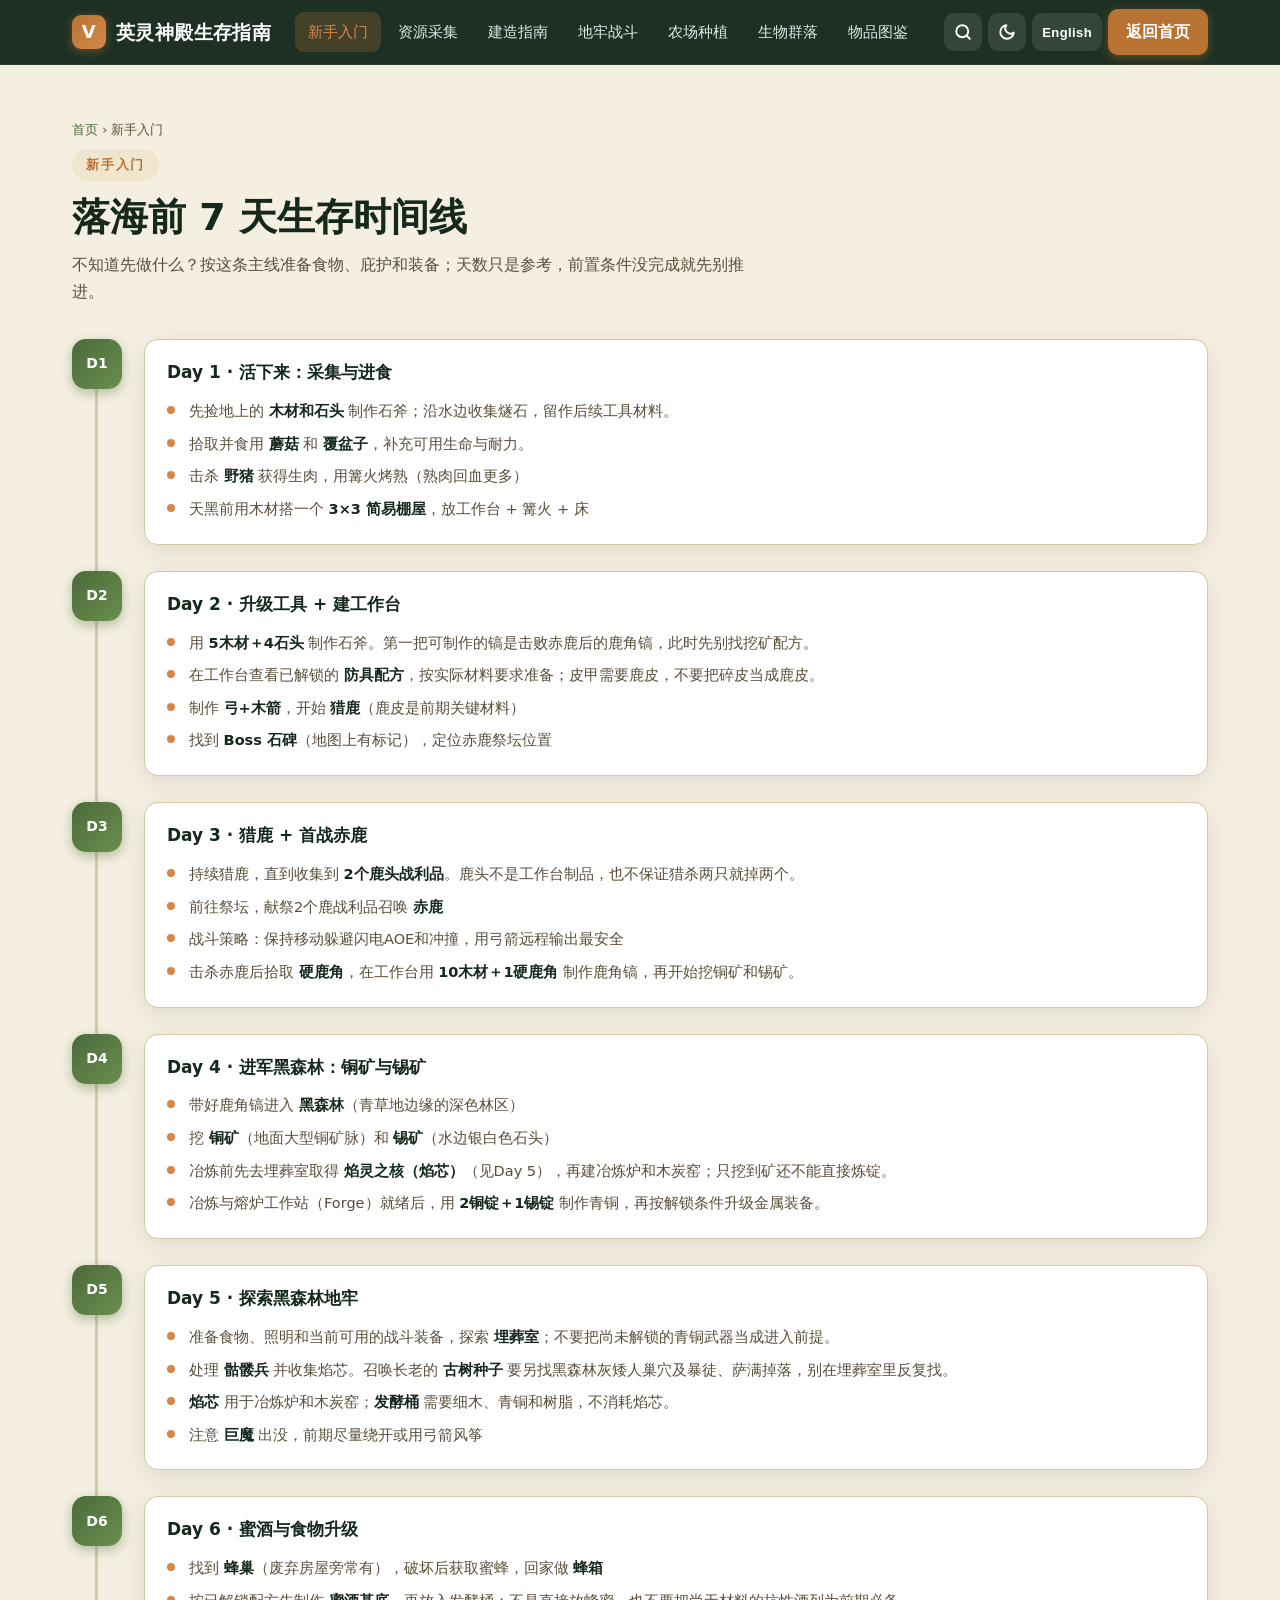
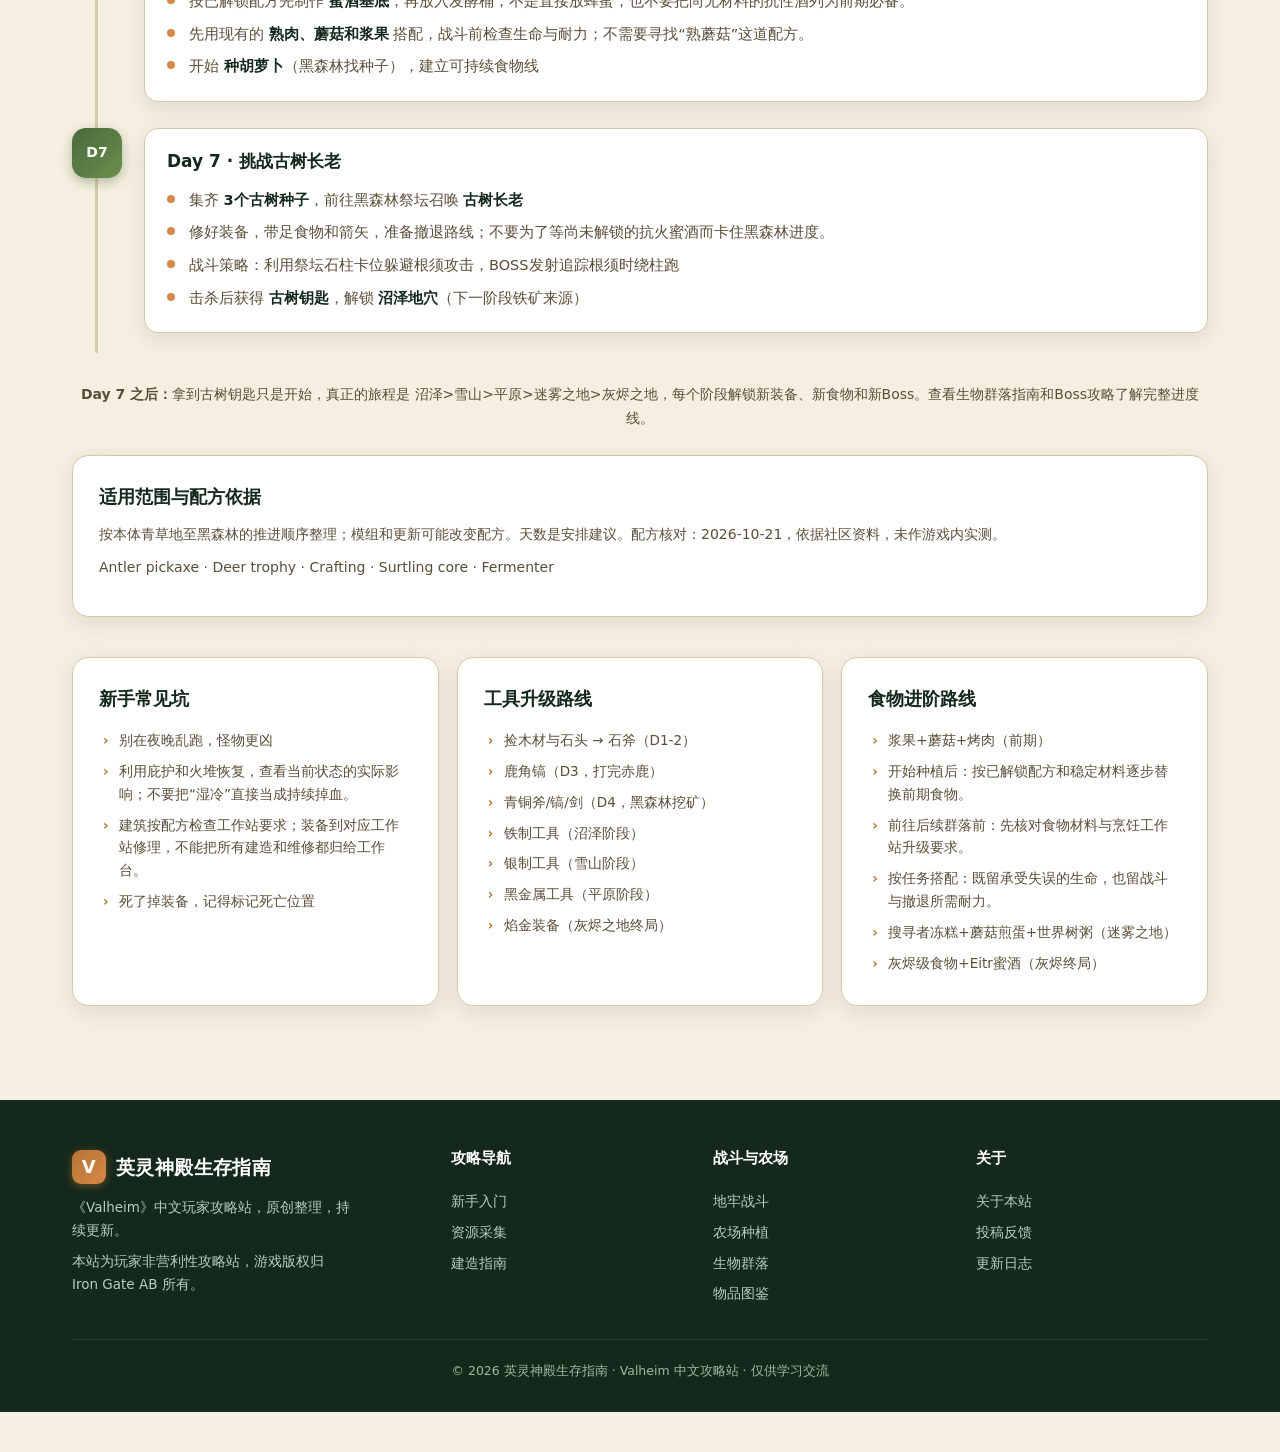
<file: getting-started.html>
<!DOCTYPE html>
<html lang="zh-CN">
<head>
<meta charset="UTF-8">
<meta name="viewport" content="width=device-width, initial-scale=1.0">
<link rel="canonical" href="https://valheim.yxhtl.com/getting-started.html">
<title>新手七天生存指南 | Valheim 英灵神殿攻略</title>
<meta name="description" content="Valheim新手入门攻略：七天生存时间线，从落海第一天采集建家到击败首个Boss Eikthyr，详细步骤与优先级指引。">
<meta name="keywords" content="Valheim新手,英灵神殿入门,七天攻略,新手指南,Eikthyr,生存时间线">
<link rel="stylesheet" href="css/style.css">
<script type="application/ld+json">
{"@context":"https://schema.org","@type":"Article","headline":"Valheim 新手七天生存指南","inLanguage":"zh-CN","about":"Valheim 新手入门攻略与七天生存时间线","isPartOf":{"@type":"WebSite","name":"英灵神殿生存指南"}}
</script>
  <!-- Google tag (gtag.js) -->
  <script>
  if (location.hostname === "valheim.yxhtl.com" || location.hostname === "valheim-guide-six.vercel.app") {
    window.dataLayer = window.dataLayer || [];
    window.gtag = function(){ window.dataLayer.push(arguments); };
    gtag('js', new Date());
    gtag('config', 'G-NEQNNBPZZZ');
    var analyticsScript = document.createElement('script');
    analyticsScript.async = true;
    analyticsScript.src = 'https://www.googletagmanager.com/gtag/js?id=G-NEQNNBPZZZ';
    document.head.appendChild(analyticsScript);
  }
</script>
  <!-- 百度统计 -->
  <script async src="https://hm.baidu.com/hm.js?71f28761d7809372b129ffb5598d0451"></script>
</head>
<body>

<header class="nav">
  <div class="wrap nav-inner">
    <a href="index.html" class="brand"><span class="logo">V</span><span data-i18n="brand">英灵神殿生存指南</span></a>
    <nav class="nav-links" id="navLinks">
      <a href="getting-started.html" class="active" data-i18n="nav.getting-started">新手入门</a>
      <a href="resources.html" data-i18n="nav.resources">资源采集</a>
      <a href="building.html" data-i18n="nav.building">建造指南</a>
      <a href="dungeons.html" data-i18n="nav.dungeons">地牢战斗</a>
      <a href="farming.html" data-i18n="nav.farming">农场种植</a>
      <a href="explore.html" data-i18n="nav.explore">生物群落</a>
      <a href="items.html" data-i18n="nav.items">物品图鉴</a>
    </nav>
    <div class="nav-utils">
      <button class="nav-btn search-btn" aria-label="搜索"><svg width="18" height="18" viewBox="0 0 24 24" fill="none" stroke="currentColor" stroke-width="2.5" stroke-linecap="round" stroke-linejoin="round"><circle cx="11" cy="11" r="8"/><line x1="21" y1="21" x2="16.65" y2="16.65"/></svg></button>
      <button class="nav-btn dark-btn" aria-label="暗色模式"><svg width="18" height="18" viewBox="0 0 24 24" fill="none" stroke="currentColor" stroke-width="2.5" stroke-linecap="round" stroke-linejoin="round"><path d="M21 12.79A9 9 0 1 1 11.21 3 7 7 0 0 0 21 12.79z"/></svg></button>
      <button class="nav-btn lang-btn" aria-label="语言">English</button>
      <a href="index.html" class="nav-cta" data-i18n="nav.cta.home">返回首页</a>
    </div>
    <button class="burger" id="burger" aria-label="菜单"><span></span><span></span><span></span></button>
  </div>
</header>

<section id="top" style="padding-top:54px">
  <div class="wrap">
    <div class="breadcrumb"><a href="index.html" data-en="Home">首页</a> <span>›</span> <span data-en="Beginner">新手入门</span></div>
    <span class="eyebrow" data-en="Beginner">新手入门</span>
    <h2 class="title" data-en="7-Day Survival Timeline">落海前 7 天生存时间线</h2>
    <p class="subtitle" data-en="Prepare food, shelter and equipment in this order. Days are a guide, not a deadline; finish prerequisites before moving on.">不知道先做什么？按这条主线准备食物、庇护和装备；天数只是参考，前置条件没完成就先别推进。</p>

    <div class="timeline">
      <div class="tl-item">
        <div class="tl-dot">D1</div>
        <div class="tl-body">
          <h4 data-en="Day 1 · Survive: Gather &amp; Eat">Day 1 · 活下来：采集与进食</h4>
          <ul>
            <li data-en="Gather fallen &lt;b&gt;Wood&lt;/b&gt; and loose &lt;b&gt;Stone&lt;/b&gt; for a stone axe; gather flint along the shore for later tools.">先捡地上的 <b>木材和石头</b> 制作石斧；沿水边收集燧石，留作后续工具材料。</li>
            <li data-en="Eat &lt;b&gt;Mushrooms&lt;/b&gt; and &lt;b&gt;Raspberries&lt;/b&gt; to improve your available health and stamina.">拾取并食用 <b>蘑菇</b> 和 <b>覆盆子</b>，补充可用生命与耐力。</li>
            <li data-en="Kill &lt;b&gt;Boars&lt;/b&gt; for raw meat, cook on campfire (cooked meat heals more)">击杀 <b>野猪</b> 获得生肉，用篝火烤熟（熟肉回血更多）</li>
            <li data-en="Before dark, build a &lt;b&gt;3×3 hut&lt;/b&gt; with workbench + campfire + bed">天黑前用木材搭一个 <b>3×3 简易棚屋</b>，放工作台 + 篝火 + 床</li>
          </ul>
        </div>
      </div>
      <div class="tl-item">
        <div class="tl-dot">D2</div>
        <div class="tl-body">
          <h4 data-en="Day 2 · Upgrade Tools + Workbench">Day 2 · 升级工具 + 建工作台</h4>
          <ul>
            <li data-en="Craft a &lt;b&gt;Stone Axe&lt;/b&gt; with 5 wood + 4 stone. Your first pickaxe is the antler pickaxe, after Eikthyr.">用 <b>5木材＋4石头</b> 制作石斧。第一把可制作的镐是击败赤鹿后的鹿角镐，此时先别找挖矿配方。</li>
            <li data-en="Check the unlocked &lt;b&gt;armor&lt;/b&gt; recipes at the workbench and gather the listed materials; deer hide is used for leather armor.">在工作台查看已解锁的 <b>防具配方</b>，按实际材料要求准备；皮甲需要鹿皮，不要把碎皮当成鹿皮。</li>
            <li data-en="Craft &lt;b&gt;Bow + Wood Arrows&lt;/b&gt;, start &lt;b&gt;hunting deer&lt;/b&gt; (deer hide is key early material)">制作 <b>弓+木箭</b>，开始 <b>猎鹿</b>（鹿皮是前期关键材料）</li>
            <li data-en="Find the &lt;b&gt;Boss runestone&lt;/b&gt; (marked on map) to locate Eikthyr's altar">找到 <b> Boss 石碑</b>（地图上有标记），定位赤鹿祭坛位置</li>
          </ul>
        </div>
      </div>
      <div class="tl-item">
        <div class="tl-dot">D3</div>
        <div class="tl-body">
          <h4 data-en="Day 3 · Hunt Deer + Fight Eikthyr">Day 3 · 猎鹿 + 首战赤鹿</h4>
          <ul>
            <li data-en="Hunt deer until you collect &lt;b&gt;2 Deer Trophies&lt;/b&gt;. They are drops, not crafted; two kills do not guarantee two trophies.">持续猎鹿，直到收集到 <b>2个鹿头战利品</b>。鹿头不是工作台制品，也不保证猎杀两只就掉两个。</li>
            <li data-en="Go to the altar, offer 2 Deer Trophies to summon &lt;b&gt;Eikthyr&lt;/b&gt;">前往祭坛，献祭2个鹿战利品召唤 <b>赤鹿</b></li>
            <li data-en="Strategy: Keep moving to dodge lightning AOE and charge. Bow is safest for ranged DPS.">战斗策略：保持移动躲避闪电AOE和冲撞，用弓箭远程输出最安全</li>
            <li data-en="Collect &lt;b&gt;Hard Antler&lt;/b&gt; after the fight; at a workbench use 10 wood + 1 hard antler to craft an &lt;b&gt;Antler Pickaxe&lt;/b&gt;.">击杀赤鹿后拾取 <b>硬鹿角</b>，在工作台用 <b>10木材＋1硬鹿角</b> 制作鹿角镐，再开始挖铜矿和锡矿。</li>
          </ul>
        </div>
      </div>
      <div class="tl-item">
        <div class="tl-dot">D4</div>
        <div class="tl-body">
          <h4 data-en="Day 4 · Enter Black Forest: Copper &amp; Tin">Day 4 · 进军黑森林：铜矿与锡矿</h4>
          <ul>
            <li data-en="Bring antler pickaxe into the &lt;b&gt;Black Forest&lt;/b&gt; (dark forest at the edge of Meadows)">带好鹿角镐进入 <b>黑森林</b>（青草地边缘的深色林区）</li>
            <li data-en="Mine &lt;b&gt;Copper&lt;/b&gt; (large surface deposits) and &lt;b&gt;Tin&lt;/b&gt; (silver-white rocks near water)">挖 <b>铜矿</b>（地面大型铜矿脉）和 <b>锡矿</b>（水边银白色石头）</li>
            <li data-en="Before smelting, obtain &lt;b&gt;Surtling Cores&lt;/b&gt; from Burial Chambers (see Day 5), then build the smelter and charcoal kiln.">冶炼前先去埋葬室取得 <b>焰灵之核（焰芯）</b>（见Day 5），再建冶炼炉和木炭窑；只挖到矿还不能直接炼锭。</li>
            <li data-en="Once smelting and a forge are available, combine &lt;b&gt;2 copper + 1 tin&lt;/b&gt; into bronze; unlock metal equipment in order.">冶炼与熔炉工作站（Forge）就绪后，用 <b>2铜锭＋1锡锭</b> 制作青铜，再按解锁条件升级金属装备。</li>
          </ul>
        </div>
      </div>
      <div class="tl-item">
        <div class="tl-dot">D5</div>
        <div class="tl-body">
          <h4 data-en="Day 5 · Explore Black Forest Dungeons">Day 5 · 探索黑森林地牢</h4>
          <ul>
            <li data-en="Prepare food, a light source and your available combat gear before exploring &lt;b&gt;Burial Chambers&lt;/b&gt;; bronze gear is not a prerequisite.">准备食物、照明和当前可用的战斗装备，探索 <b>埋葬室</b>；不要把尚未解锁的青铜武器当成进入前提。</li>
            <li data-en="Deal with &lt;b&gt;skeletons&lt;/b&gt; and collect cores. For &lt;b&gt;Ancient Seeds&lt;/b&gt;, investigate Greydwarf nests and brute/shaman drops in the Black Forest.">处理 <b>骷髅兵</b> 并收集焰芯。召唤长老的 <b>古树种子</b> 要另找黑森林灰矮人巢穴及暴徒、萨满掉落，别在埋葬室里反复找。</li>
            <li data-en="Use &lt;b&gt;Surtling Cores&lt;/b&gt; for the smelter and charcoal kiln. A fermenter instead requires fine wood, bronze and resin."><b>焰芯</b> 用于冶炼炉和木炭窑；<b>发酵桶</b> 需要细木、青铜和树脂，不消耗焰芯。</li>
            <li data-en="Watch for &lt;b&gt;Trolls&lt;/b&gt; — avoid or kite with bow early on">注意 <b>巨魔</b> 出没，前期尽量绕开或用弓箭风筝</li>
          </ul>
        </div>
      </div>
      <div class="tl-item">
        <div class="tl-dot">D6</div>
        <div class="tl-body">
          <h4 data-en="Day 6 · Mead &amp; Food Upgrades">Day 6 · 蜜酒与食物升级</h4>
          <ul>
            <li data-en="Find &lt;b&gt;Beehives&lt;/b&gt; (near abandoned houses), break them for bees, craft &lt;b&gt;Bee Hive&lt;/b&gt; at base">找到 <b>蜂巢</b>（废弃房屋旁常有），破坏后获取蜜蜂，回家做 <b>蜂箱</b></li>
            <li data-en="Make an available &lt;b&gt;mead base&lt;/b&gt; from its unlocked recipe, then ferment it. Do not put honey alone into the fermenter or plan around unavailable recipes.">按已解锁配方先制作 <b>蜜酒基底</b>，再放入发酵桶；不是直接放蜂蜜，也不要把尚无材料的抗性酒列为前期必备。</li>
            <li data-en="Use available &lt;b&gt;cooked meat, mushrooms and berries&lt;/b&gt;; check each food's health and stamina before a fight.">先用现有的 <b>熟肉、蘑菇和浆果</b> 搭配，战斗前检查生命与耐力；不需要寻找“熟蘑菇”这道配方。</li>
            <li data-en="Start &lt;b&gt;planting carrots&lt;/b&gt; (find seeds in Black Forest) for sustainable food">开始 <b>种胡萝卜</b>（黑森林找种子），建立可持续食物线</li>
          </ul>
        </div>
      </div>
      <div class="tl-item">
        <div class="tl-dot">D7</div>
        <div class="tl-body">
          <h4 data-en="Day 7 · Challenge The Elder">Day 7 · 挑战古树长老</h4>
          <ul>
            <li data-en="Gather &lt;b&gt;3 Ancient Seeds&lt;/b&gt;, go to the Black Forest altar to summon &lt;b&gt;The Elder&lt;/b&gt;">集齐 <b>3个古树种子</b>，前往黑森林祭坛召唤 <b>古树长老</b></li>
            <li data-en="Repair your gear, bring food and enough arrows, and prepare a retreat route. Fire-resistance mead is not an early Black Forest prerequisite.">修好装备，带足食物和箭矢，准备撤退路线；不要为了等尚未解锁的抗火蜜酒而卡住黑森林进度。</li>
            <li data-en="Strategy: Use altar pillars to block root attacks. Run around pillars when Boss fires tracking roots.">战斗策略：利用祭坛石柱卡位躲避根须攻击，BOSS发射追踪根须时绕柱跑</li>
            <li data-en="After killing, get &lt;b&gt;Swamp Key&lt;/b&gt;, unlocking &lt;b&gt;Sunken Crypts&lt;/b&gt; (next stage iron source)">击杀后获得 <b>古树钥匙</b>，解锁 <b>沼泽地穴</b>（下一阶段铁矿来源）</li>
          </ul>
        </div>
      </div>
    </div>

    <p style="margin-top:24px;font-size:14px;color:var(--ink-soft);text-align:center" data-en="<b>After Day 7:</b> With the Swamp Key in hand, the real journey begins — Swamp > Mountain > Plains > Mistlands > Ashlands. Each stage unlocks new gear, food and Bosses. See <a href='explore.html'>Biome Guide</a> and <a href='dungeons.html'>Boss Guide</a> for the full progression.">
      <b>Day 7 之后：</b>拿到古树钥匙只是开始，真正的旅程是 沼泽&gt;雪山&gt;平原&gt;迷雾之地&gt;灰烬之地，每个阶段解锁新装备、新食物和新Boss。查看<a href="explore.html">生物群落指南</a>和<a href="dungeons.html">Boss攻略</a>了解完整进度线。
    </p>

    <div class="fcard" style="margin-top:24px">
      <h4 data-en="Scope and recipe references">适用范围与配方依据</h4>
      <p data-en="Base-game Meadows and Black Forest progression; mods and updates may change recipes. Days are planning suggestions. Recipe review: 2026-10-21, using community documentation, not an in-game test.">按本体青草地至黑森林的推进顺序整理；模组和更新可能改变配方。天数是安排建议。配方核对：2026-10-21，依据社区资料，未作游戏内实测。</p>
      <p><a href="https://valheim.fandom.com/wiki/Antler_pickaxe" target="_blank" rel="noopener noreferrer">Antler pickaxe</a> · <a href="https://valheim.fandom.com/wiki/Deer_trophy" target="_blank" rel="noopener noreferrer">Deer trophy</a> · <a href="https://valheim.fandom.com/wiki/Crafting" target="_blank" rel="noopener noreferrer">Crafting</a> · <a href="https://valheim.fandom.com/wiki/Surtling_core" target="_blank" rel="noopener noreferrer">Surtling core</a> · <a href="https://valheim.fandom.com/wiki/Fermenter" target="_blank" rel="noopener noreferrer">Fermenter</a></p>
    </div>

    <div class="feature-grid" style="margin-top:40px">
      <div class="fcard"><h4 data-en="Common Beginner Mistakes">新手常见坑</h4><ul>
        <li data-en="Don't wander at night — monsters are tougher">别在夜晚乱跑，怪物更凶</li>
        <li data-en="Use shelter and a fire to recover; check the active effects instead of treating Wet and Cold as automatic health loss.">利用庇护和火堆恢复，查看当前状态的实际影响；不要把“湿冷”直接当成持续掉血。</li>
        <li data-en="Check each building recipe's station requirement; repair equipment at its corresponding crafting station.">建筑按配方检查工作站要求；装备到对应工作站修理，不能把所有建造和维修都归给工作台。</li>
        <li data-en="You drop gear on death — mark your death location">死了掉装备，记得标记死亡位置</li>
      </ul></div>
      <div class="fcard"><h4 data-en="Tool Upgrade Path">工具升级路线</h4><ul>
        <li data-en="Gather wood and stone &gt; Stone Axe (D1-2)">捡木材与石头 → 石斧（D1-2）</li>
        <li data-en="Antler Pickaxe (D3, after Eikthyr)">鹿角镐（D3，打完赤鹿）</li>
        <li data-en="Bronze Axe/Pickaxe/Sword (D4, Black Forest mining)">青铜斧/镐/剑（D4，黑森林挖矿）</li>
        <li data-en="Iron tools (Swamp stage)">铁制工具（沼泽阶段）</li>
        <li data-en="Silver tools (Mountain stage)">银制工具（雪山阶段）</li>
        <li data-en="Blackmetal tools (Plains stage)">黑金属工具（平原阶段）</li>
        <li data-en="Flametal gear (Ashlands endgame)">焰金装备（灰烬之地终局）</li>
      </ul></div>
      <div class="fcard"><h4 data-en="Food Progression">食物进阶路线</h4><ul>
        <li data-en="Berries + Mushrooms + Cooked Meat (early)">浆果+蘑菇+烤肉（前期）</li>
        <li data-en="After cultivation: check unlocked recipes and sustainable ingredients before replacing your early food.">开始种植后：按已解锁配方和稳定材料逐步替换前期食物。</li>
        <li data-en="For later biomes, verify ingredients and cooking-station upgrades before planning a food supply.">前往后续群落前：先核对食物材料与烹饪工作站升级要求。</li>
        <li data-en="Choose food for the task: enough health for mistakes and enough stamina to fight or retreat.">按任务搭配：既留承受失误的生命，也留战斗与撤退所需耐力。</li>
        <li data-en="Seeker Aspic + Mushroom Omelet + Yggdrasil Porridge (Mistlands)">搜寻者冻糕+蘑菇煎蛋+世界树粥（迷雾之地）</li>
        <li data-en="Ashlands-tier food + Eitr mead (Ashlands endgame)">灰烬级食物+Eitr蜜酒（灰烬终局）</li>
      </ul></div>
    </div>
  </div>
</section>

<footer>
  <div class="wrap">
    <div class="foot-grid">
      <div class="foot-brand">
        <a href="index.html" class="brand" style="color:#fff"><span class="logo">V</span><span data-en="Valheim Survival Guide">英灵神殿生存指南</span></a>
        <p data-i18n="foot.branddesc">《Valheim》中文玩家攻略站，原创整理，持续更新。</p>
        <p class="disclaimer" data-en="This is a non-profit fan guide site. Game rights belong to Iron Gate AB.">本站为玩家非营利性攻略站，游戏版权归 Iron Gate AB 所有。</p>
      </div>
      <div><h4 data-i18n="foot.nav">攻略导航</h4><a href="getting-started.html" data-en="Beginner">新手入门</a><a href="resources.html" data-en="Resources">资源采集</a><a href="building.html" data-en="Building">建造指南</a></div>
      <div><h4 data-i18n="foot.combat">战斗与农场</h4><a href="dungeons.html" data-en="Dungeons">地牢战斗</a><a href="farming.html" data-en="Farming">农场种植</a><a href="explore.html" data-en="Biomes">生物群落</a><a href="items.html" data-en="Items">物品图鉴</a></div>
      <div><h4 data-i18n="foot.about">关于</h4><a href="about.html" data-i18n="foot.aboutus">关于本站</a><a href="about.html" data-i18n="foot.feedback">投稿反馈</a><a href="about.html" data-i18n="foot.changelog">更新日志</a></div>
    </div>
    <div class="foot-bottom" data-i18n="foot.copy">© 2026 英灵神殿生存指南 · Valheim 中文攻略站 · 仅供学习交流</div>
  </div>
</footer>

<button id="toTop" aria-label="返回顶部" data-en="Top">顶部</button>
<div class="search-overlay" id="searchOverlay">
  <div class="search-panel">
    <div class="search-input-wrap">
      <span class="s-ico"></span>
      <input type="text" placeholder="搜索攻略、物品、Boss…">
      <button class="search-close" aria-label="关闭">×</button>
    </div>
    <div class="search-results"></div>
  </div>
</div>
<!-- Giscus 评论区 -->
<div class="wrap" style="margin-top:0;padding-bottom:40px">
<div class="giscus" style="max-width:var(--maxw);margin:0 auto"></div>
</div>
<script src="https://giscus.app/client.js"
        data-repo="yxhtl/valheim-guide"
        data-repo-id="R_kgDOThXc9g"
        data-category="General"
        data-category-id="DIC_kwDOThXc9s4DBzzv"
        data-mapping="pathname"
        data-strict="0"
        data-reactions-enabled="1"
        data-emit-metadata="0"
        data-input-position="bottom"
        data-theme="preferred_color_scheme"
        data-lang="en"
        crossorigin="anonymous"
        async>
</script>
<script src="js/common.js"></script>
</body>
</html>
</file>
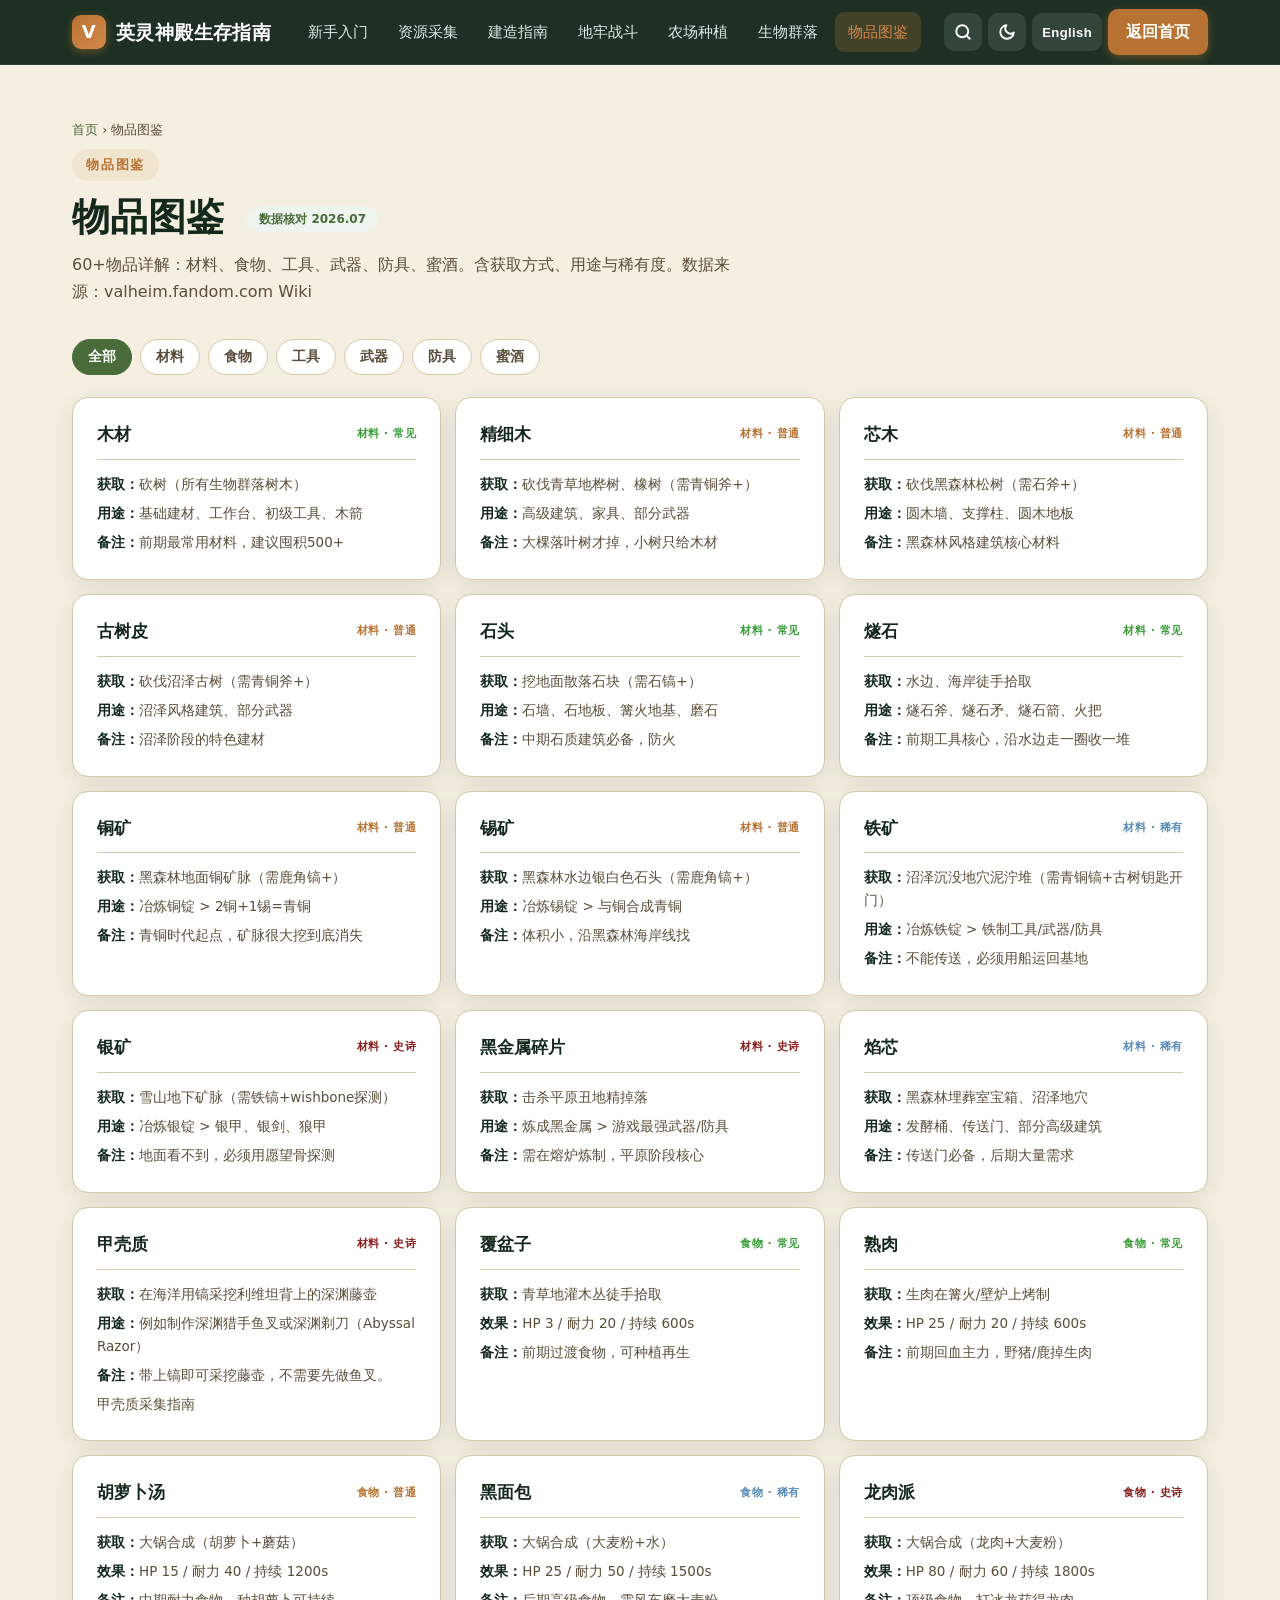
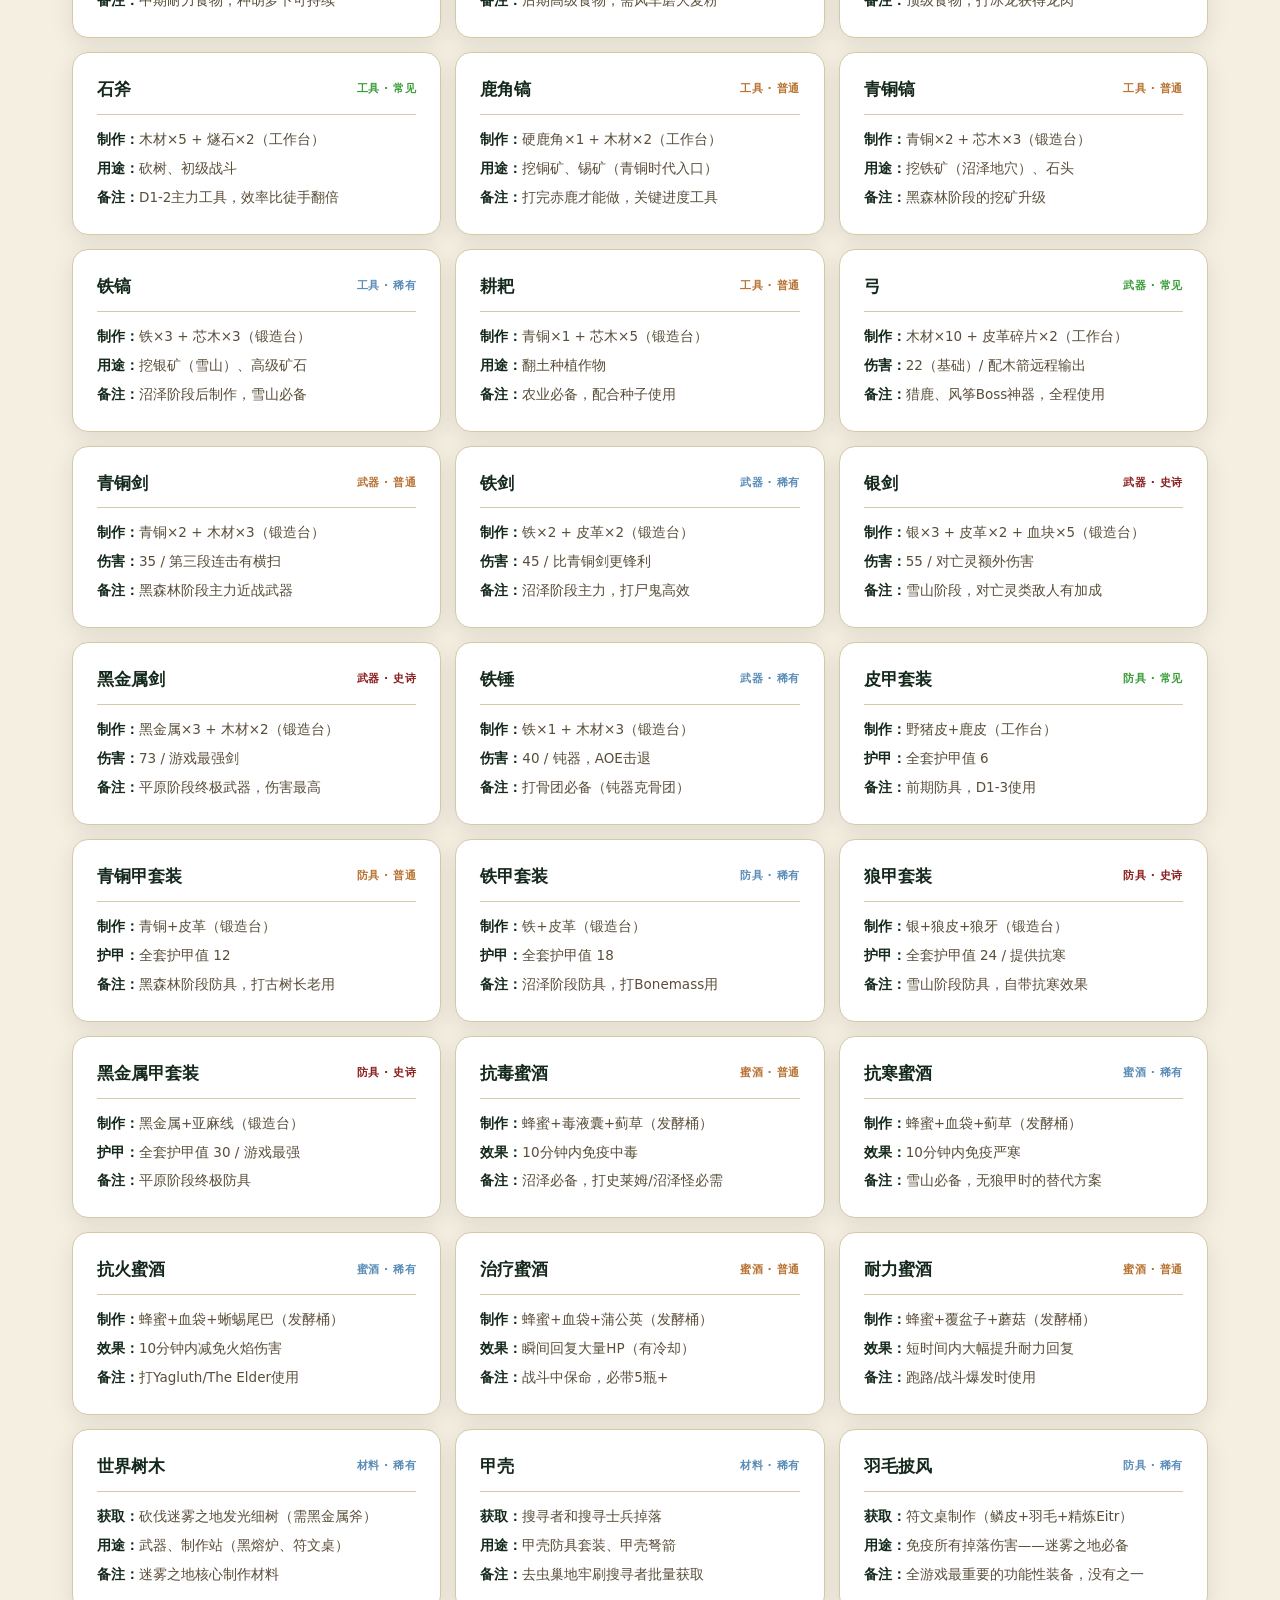
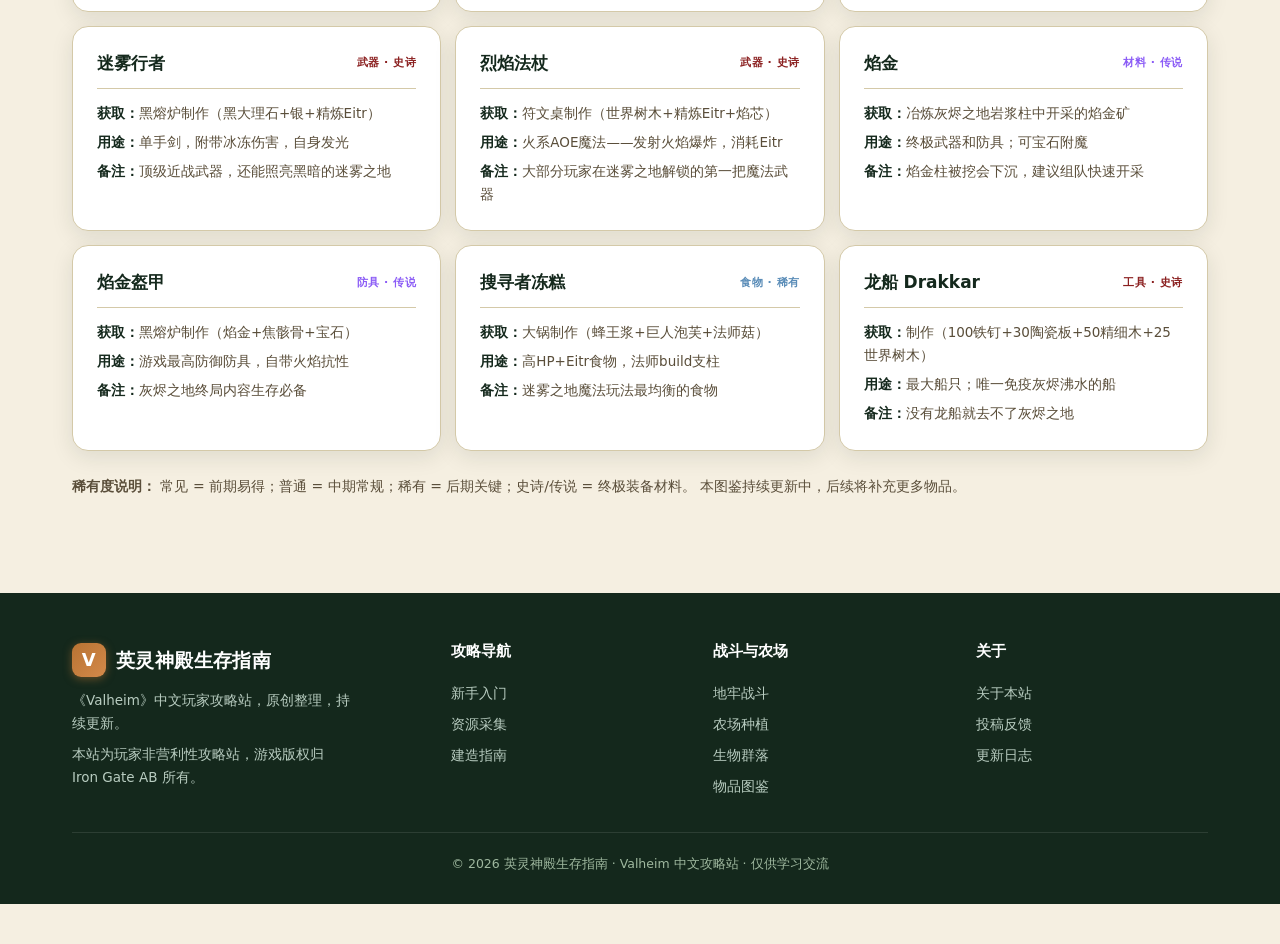
<file: items.html>
<!DOCTYPE html>
<html lang="zh-CN">
<head>
<meta charset="UTF-8">
<meta name="viewport" content="width=device-width, initial-scale=1.0">
<link rel="canonical" href="https://valheim.yxhtl.com/items.html">
<title>物品图鉴 | Valheim 英灵神殿攻略</title>
<meta name="description" content="Valheim物品图鉴：60+材料、食物、工具、武器、防具、蜜酒物品详解，含获取方式、用途与稀有度，按类别筛选，覆盖青草地到灰烬之地全阶段。">
<meta name="keywords" content="Valheim物品,英灵神殿图鉴,材料,食物,工具,武器,防具,蜜酒,焰金,甲壳,羽毛披风">
<link rel="stylesheet" href="css/style.css">
<script type="application/ld+json">
{"@context":"https://schema.org","@type":"ItemList","name":"Valheim 物品图鉴","inLanguage":"zh-CN","itemListElement":[{"@type":"ListItem","position":1,"name":"木材"},{"@type":"ListItem","position":2,"name":"精细木"}]}
</script>
  <!-- Google tag (gtag.js) -->
  <script>
  if (location.hostname === "valheim.yxhtl.com" || location.hostname === "valheim-guide-six.vercel.app") {
    window.dataLayer = window.dataLayer || [];
    window.gtag = function(){ window.dataLayer.push(arguments); };
    gtag('js', new Date());
    gtag('config', 'G-NEQNNBPZZZ');
    var analyticsScript = document.createElement('script');
    analyticsScript.async = true;
    analyticsScript.src = 'https://www.googletagmanager.com/gtag/js?id=G-NEQNNBPZZZ';
    document.head.appendChild(analyticsScript);
  }
</script>
  <!-- 百度统计 -->
  <script async src="https://hm.baidu.com/hm.js?71f28761d7809372b129ffb5598d0451"></script>
</head>
<body>

<header class="nav">
  <div class="wrap nav-inner">
    <a href="index.html" class="brand"><span class="logo">V</span><span data-i18n="brand">英灵神殿生存指南</span></a>
    <nav class="nav-links" id="navLinks">
      <a href="getting-started.html" data-i18n="nav.getting-started">新手入门</a>
      <a href="resources.html" data-i18n="nav.resources">资源采集</a>
      <a href="building.html" data-i18n="nav.building">建造指南</a>
      <a href="dungeons.html" data-i18n="nav.dungeons">地牢战斗</a>
      <a href="farming.html" data-i18n="nav.farming">农场种植</a>
      <a href="explore.html" data-i18n="nav.explore">生物群落</a>
      <a href="items.html" class="active" data-i18n="nav.items">物品图鉴</a>
    </nav>
    <div class="nav-utils">
      <button class="nav-btn search-btn" aria-label="搜索"><svg width="18" height="18" viewBox="0 0 24 24" fill="none" stroke="currentColor" stroke-width="2.5" stroke-linecap="round" stroke-linejoin="round"><circle cx="11" cy="11" r="8"/><line x1="21" y1="21" x2="16.65" y2="16.65"/></svg></button>
      <button class="nav-btn dark-btn" aria-label="暗色模式"><svg width="18" height="18" viewBox="0 0 24 24" fill="none" stroke="currentColor" stroke-width="2.5" stroke-linecap="round" stroke-linejoin="round"><path d="M21 12.79A9 9 0 1 1 11.21 3 7 7 0 0 0 21 12.79z"/></svg></button>
      <button class="nav-btn lang-btn" aria-label="语言">English</button>
      <a href="index.html" class="nav-cta" data-i18n="nav.cta.home">返回首页</a>
    </div>
    <button class="burger" id="burger" aria-label="菜单"><span></span><span></span><span></span></button>
  </div>
</header>

<section id="top" style="padding-top:54px">
  <div class="wrap">
    <div class="breadcrumb"><a href="index.html" data-en="Home">首页</a> <span>›</span> <span data-en="Items">物品图鉴</span></div>
    <span class="eyebrow" data-en="Items">物品图鉴</span>
    <h2 class="title" data-en="Item Codex">物品图鉴 <span class="ver-tag" data-en="Verified 2026.07">数据核对 2026.07</span></h2>
    <p class="subtitle" data-en="60+ items: materials, food, tools, weapons, armor and mead. Includes acquisition, use and rarity. Source: valheim.fandom.com Wiki">60+物品详解：材料、食物、工具、武器、防具、蜜酒。含获取方式、用途与稀有度。数据来源：valheim.fandom.com Wiki</p>

    <div class="chips" id="itemChips">
      <button class="chip active" data-cat="全部" data-en="All">全部</button>
      <button class="chip" data-cat="材料" data-en="Materials">材料</button>
      <button class="chip" data-cat="食物" data-en="Food">食物</button>
      <button class="chip" data-cat="工具" data-en="Tools">工具</button>
      <button class="chip" data-cat="武器" data-en="Weapons">武器</button>
      <button class="chip" data-cat="防具" data-en="Armor">防具</button>
      <button class="chip" data-cat="蜜酒" data-en="Mead">蜜酒</button>
    </div>

    <div class="items-grid" id="itemsGrid">

      <!-- ===== 材料 ===== -->
      <div class="item-detail" data-cat="材料">
        <div class="item-head"><h4 data-en="Wood">木材</h4><span class="rarity tier-1" data-en="Material · Common">材料 · 常见</span></div>
        <div class="item-body">
          <p data-en="<b>Source:</b> Chop trees (all biomes)"><b>获取：</b>砍树（所有生物群落树木）</p>
          <p data-en="<b>Use:</b> Basic building, workbench, early tools, wood arrows"><b>用途：</b>基础建材、工作台、初级工具、木箭</p>
          <p data-en="<b>Note:</b> Most used early material, stockpile 500+"><b>备注：</b>前期最常用材料，建议囤积500+</p>
        </div>
      </div>
      <div class="item-detail" data-cat="材料">
        <div class="item-head"><h4 data-en="Fine Wood">精细木</h4><span class="rarity tier-2" data-en="Material · Uncommon">材料 · 普通</span></div>
        <div class="item-body">
          <p data-en="<b>Source:</b> Chop birch and oak in Meadows (needs Bronze Axe+)"><b>获取：</b>砍伐青草地桦树、橡树（需青铜斧+）</p>
          <p data-en="<b>Use:</b> Advanced building, furniture, some weapons"><b>用途：</b>高级建筑、家具、部分武器</p>
          <p data-en="<b>Note:</b> Only large deciduous trees drop it"><b>备注：</b>大棵落叶树才掉，小树只给木材</p>
        </div>
      </div>
      <div class="item-detail" data-cat="材料">
        <div class="item-head"><h4 data-en="Core Wood">芯木</h4><span class="rarity tier-2" data-en="Material · Uncommon">材料 · 普通</span></div>
        <div class="item-body">
          <p data-en="<b>Source:</b> Chop pines in Black Forest (needs Stone Axe+)"><b>获取：</b>砍伐黑森林松树（需石斧+）</p>
          <p data-en="<b>Use:</b> Log walls, support beams, log floors"><b>用途：</b>圆木墙、支撑柱、圆木地板</p>
          <p data-en="<b>Note:</b> Core material for Black Forest style buildings"><b>备注：</b>黑森林风格建筑核心材料</p>
        </div>
      </div>
      <div class="item-detail" data-cat="材料">
        <div class="item-head"><h4 data-en="Ancient Bark">古树皮</h4><span class="rarity tier-2" data-en="Material · Uncommon">材料 · 普通</span></div>
        <div class="item-body">
          <p data-en="<b>Source:</b> Chop ancient trees in Swamp (needs Bronze Axe+)"><b>获取：</b>砍伐沼泽古树（需青铜斧+）</p>
          <p data-en="<b>Use:</b> Swamp-style buildings, some weapons"><b>用途：</b>沼泽风格建筑、部分武器</p>
          <p data-en="<b>Note:</b> Signature building material for the Swamp stage"><b>备注：</b>沼泽阶段的特色建材</p>
        </div>
      </div>
      <div class="item-detail" data-cat="材料">
        <div class="item-head"><h4 data-en="Stone">石头</h4><span class="rarity tier-1" data-en="Material · Common">材料 · 常见</span></div>
        <div class="item-body">
          <p data-en="<b>Source:</b> Mine surface rocks (needs Stone Pickaxe+)"><b>获取：</b>挖地面散落石块（需石镐+）</p>
          <p data-en="<b>Use:</b> Stone walls, stone floors, campfire base, grindstones"><b>用途：</b>石墙、石地板、篝火地基、磨石</p>
          <p data-en="<b>Note:</b> Essential for mid-game stone buildings, fireproof"><b>备注：</b>中期石质建筑必备，防火</p>
        </div>
      </div>
      <div class="item-detail" data-cat="材料">
        <div class="item-head"><h4 data-en="Flint">燧石</h4><span class="rarity tier-1" data-en="Material · Common">材料 · 常见</span></div>
        <div class="item-body">
          <p data-en="<b>Source:</b> Pick up along shorelines and beaches"><b>获取：</b>水边、海岸徒手拾取</p>
          <p data-en="<b>Use:</b> Flint Axe, Flint Spear, Flint Arrows, Torch"><b>用途：</b>燧石斧、燧石矛、燧石箭、火把</p>
          <p data-en="<b>Note:</b> Core early-game tool material, walk the shore to collect"><b>备注：</b>前期工具核心，沿水边走一圈收一堆</p>
        </div>
      </div>
      <div class="item-detail" data-cat="材料">
        <div class="item-head"><h4 data-en="Copper Ore">铜矿</h4><span class="rarity tier-2" data-en="Material · Uncommon">材料 · 普通</span></div>
        <div class="item-body">
          <p data-en="<b>Source:</b> Surface deposits in Black Forest (needs Antler Pickaxe+)"><b>获取：</b>黑森林地面铜矿脉（需鹿角镐+）</p>
          <p data-en="<b>Use:</b> Smelt copper ingot &gt; 2 copper + 1 tin = Bronze"><b>用途：</b>冶炼铜锭 &gt; 2铜+1锡=青铜</p>
          <p data-en="<b>Note:</b> Bronze Age start, large deposits vanish at bottom"><b>备注：</b>青铜时代起点，矿脉很大挖到底消失</p>
        </div>
      </div>
      <div class="item-detail" data-cat="材料">
        <div class="item-head"><h4 data-en="Tin Ore">锡矿</h4><span class="rarity tier-2" data-en="Material · Uncommon">材料 · 普通</span></div>
        <div class="item-body">
          <p data-en="<b>Source:</b> Silver-white rocks near water in Black Forest (needs Antler Pickaxe+)"><b>获取：</b>黑森林水边银白色石头（需鹿角镐+）</p>
          <p data-en="<b>Use:</b> Smelt tin ingot &gt; combine with copper for Bronze"><b>用途：</b>冶炼锡锭 &gt; 与铜合成青铜</p>
          <p data-en="<b>Note:</b> Small deposits, search along Black Forest coast"><b>备注：</b>体积小，沿黑森林海岸线找</p>
        </div>
      </div>
      <div class="item-detail" data-cat="材料">
        <div class="item-head"><h4 data-en="Iron Ore">铁矿</h4><span class="rarity tier-3" data-en="Material · Rare">材料 · 稀有</span></div>
        <div class="item-body">
          <p data-en="<b>Source:</b> Muddy piles in Swamp sunken crypts (needs Bronze Pickaxe + Swamp Key)"><b>获取：</b>沼泽沉没地穴泥泞堆（需青铜镐+古树钥匙开门）</p>
          <p data-en="<b>Use:</b> Smelt iron ingot &gt; iron tools/weapons/armor"><b>用途：</b>冶炼铁锭 &gt; 铁制工具/武器/防具</p>
          <p data-en="<b>Note:</b> Cannot be teleported — must ship by boat"><b>备注：</b>不能传送，必须用船运回基地</p>
        </div>
      </div>
      <div class="item-detail" data-cat="材料">
        <div class="item-head"><h4 data-en="Silver Ore">银矿</h4><span class="rarity tier-4" data-en="Material · Epic">材料 · 史诗</span></div>
        <div class="item-body">
          <p data-en="<b>Source:</b> Underground deposits in Mountains (needs Iron Pickaxe + Wishbone)"><b>获取：</b>雪山地下矿脉（需铁镐+wishbone探测）</p>
          <p data-en="<b>Use:</b> Smelt silver ingot &gt; silver armor, silver sword, wolf armor"><b>用途：</b>冶炼银锭 &gt; 银甲、银剑、狼甲</p>
          <p data-en="<b>Note:</b> Invisible on surface, must use Wishbone to detect"><b>备注：</b>地面看不到，必须用愿望骨探测</p>
        </div>
      </div>
      <div class="item-detail" data-cat="材料">
        <div class="item-head"><h4 data-en="Blackmetal Scrap">黑金属碎片</h4><span class="rarity tier-4" data-en="Material · Epic">材料 · 史诗</span></div>
        <div class="item-body">
          <p data-en="<b>Source:</b> Dropped by Fuling goblins in Plains"><b>获取：</b>击杀平原丑地精掉落</p>
          <p data-en="<b>Use:</b> Smelt into Blackmetal &gt; strongest weapons/armor"><b>用途：</b>炼成黑金属 &gt; 游戏最强武器/防具</p>
          <p data-en="<b>Note:</b> Smelt in forge, core Plains stage material"><b>备注：</b>需在熔炉炼制，平原阶段核心</p>
        </div>
      </div>
      <div class="item-detail" data-cat="材料">
        <div class="item-head"><h4 data-en="Surtling Core">焰芯</h4><span class="rarity tier-3" data-en="Material · Rare">材料 · 稀有</span></div>
        <div class="item-body">
          <p data-en="<b>Source:</b> Black Forest burial chamber chests, Swamp crypts"><b>获取：</b>黑森林埋葬室宝箱、沼泽地穴</p>
          <p data-en="<b>Use:</b> Fermenter, Portals, some advanced buildings"><b>用途：</b>发酵桶、传送门、部分高级建筑</p>
          <p data-en="<b>Note:</b> Essential for portals, high demand late game"><b>备注：</b>传送门必备，后期大量需求</p>
        </div>
      </div>
      <div class="item-detail" data-cat="材料">
        <div class="item-head"><h4 data-en="Chitin">甲壳质</h4><span class="rarity tier-4" data-en="Material · Epic">材料 · 史诗</span></div>
        <div class="item-body">
          <p data-en="<b>Source:</b> Use a pickaxe to mine Abyssal Barnacles on a Leviathan's back in the Ocean"><b>获取：</b>在海洋用镐采挖利维坦背上的深渊藤壶</p>
          <p data-en="<b>Use:</b> For example, craft the Abyssal Harpoon or Abyssal Razor"><b>用途：</b>例如制作深渊猎手鱼叉或深渊剃刀（Abyssal Razor）</p>
          <p data-en="<b>Note:</b> Bring a pickaxe. You don't need a harpoon to mine the barnacles."><b>备注：</b>带上镐即可采挖藤壶，不需要先做鱼叉。</p>
          <p><a href="resources.html#chitin" data-en="Chitin guide">甲壳质采集指南</a></p>
        </div>
      </div>

      <!-- ===== 食物 ===== -->
      <div class="item-detail" data-cat="食物">
        <div class="item-head"><h4 data-en="Raspberry">覆盆子</h4><span class="rarity tier-1" data-en="Food · Common">食物 · 常见</span></div>
        <div class="item-body">
          <p data-en="<b>Source:</b> Pick from bushes in Meadows"><b>获取：</b>青草地灌木丛徒手拾取</p>
          <p data-en="<b>Effect:</b> HP 3 / Stamina 20 / Duration 600s"><b>效果：</b>HP 3 / 耐力 20 / 持续 600s</p>
          <p data-en="<b>Note:</b> Early transitional food, can be farmed"><b>备注：</b>前期过渡食物，可种植再生</p>
        </div>
      </div>
      <div class="item-detail" data-cat="食物">
        <div class="item-head"><h4 data-en="Cooked Meat">熟肉</h4><span class="rarity tier-1" data-en="Food · Common">食物 · 常见</span></div>
        <div class="item-body">
          <p data-en="<b>Source:</b> Cook raw meat on campfire/hearth"><b>获取：</b>生肉在篝火/壁炉上烤制</p>
          <p data-en="<b>Effect:</b> HP 25 / Stamina 20 / Duration 600s"><b>效果：</b>HP 25 / 耐力 20 / 持续 600s</p>
          <p data-en="<b>Note:</b> Main early healing food, boars/deer drop raw meat"><b>备注：</b>前期回血主力，野猪/鹿掉生肉</p>
        </div>
      </div>
      <div class="item-detail" data-cat="食物">
        <div class="item-head"><h4 data-en="Carrot Soup">胡萝卜汤</h4><span class="rarity tier-2" data-en="Food · Uncommon">食物 · 普通</span></div>
        <div class="item-body">
          <p data-en="<b>Source:</b> Cook in cauldron (Carrot + Mushroom)"><b>获取：</b>大锅合成（胡萝卜+蘑菇）</p>
          <p data-en="<b>Effect:</b> HP 15 / Stamina 40 / Duration 1200s"><b>效果：</b>HP 15 / 耐力 40 / 持续 1200s</p>
          <p data-en="<b>Note:</b> Mid-game stamina food, sustainable with carrot farm"><b>备注：</b>中期耐力食物，种胡萝卜可持续</p>
        </div>
      </div>
      <div class="item-detail" data-cat="食物">
        <div class="item-head"><h4 data-en="Black Bread">黑面包</h4><span class="rarity tier-3" data-en="Food · Rare">食物 · 稀有</span></div>
        <div class="item-body">
          <p data-en="<b>Source:</b> Cook in cauldron (Barley Flour + Water)"><b>获取：</b>大锅合成（大麦粉+水）</p>
          <p data-en="<b>Effect:</b> HP 25 / Stamina 50 / Duration 1500s"><b>效果：</b>HP 25 / 耐力 50 / 持续 1500s</p>
          <p data-en="<b>Note:</b> Late-game food, requires windmill for barley flour"><b>备注：</b>后期高级食物，需风车磨大麦粉</p>
        </div>
      </div>
      <div class="item-detail" data-cat="食物">
        <div class="item-head"><h4 data-en="Dragon Pie">龙肉派</h4><span class="rarity tier-4" data-en="Food · Epic">食物 · 史诗</span></div>
        <div class="item-body">
          <p data-en="<b>Source:</b> Cook in cauldron (Dragon Meat + Barley Flour)"><b>获取：</b>大锅合成（龙肉+大麦粉）</p>
          <p data-en="<b>Effect:</b> HP 80 / Stamina 60 / Duration 1800s"><b>效果：</b>HP 80 / 耐力 60 / 持续 1800s</p>
          <p data-en="<b>Note:</b> Top-tier food, get dragon meat from Moder"><b>备注：</b>顶级食物，打冰龙获得龙肉</p>
        </div>
      </div>

      <!-- ===== 工具 ===== -->
      <div class="item-detail" data-cat="工具">
        <div class="item-head"><h4 data-en="Stone Axe">石斧</h4><span class="rarity tier-1" data-en="Tool · Common">工具 · 常见</span></div>
        <div class="item-body">
          <p data-en="<b>Craft:</b> Wood ×5 + Flint ×2 (Workbench)"><b>制作：</b>木材×5 + 燧石×2（工作台）</p>
          <p data-en="<b>Use:</b> Chop trees, basic combat"><b>用途：</b>砍树、初级战斗</p>
          <p data-en="<b>Note:</b> Main D1-2 tool, double efficiency vs bare hands"><b>备注：</b>D1-2主力工具，效率比徒手翻倍</p>
        </div>
      </div>
      <div class="item-detail" data-cat="工具">
        <div class="item-head"><h4 data-en="Antler Pickaxe">鹿角镐</h4><span class="rarity tier-2" data-en="Tool · Uncommon">工具 · 普通</span></div>
        <div class="item-body">
          <p data-en="<b>Craft:</b> Hard Antler ×1 + Wood ×2 (Workbench)"><b>制作：</b>硬鹿角×1 + 木材×2（工作台）</p>
          <p data-en="<b>Use:</b> Mine copper and tin (Bronze Age entry)"><b>用途：</b>挖铜矿、锡矿（青铜时代入口）</p>
          <p data-en="<b>Note:</b> Only after Eikthyr, key progression tool"><b>备注：</b>打完赤鹿才能做，关键进度工具</p>
        </div>
      </div>
      <div class="item-detail" data-cat="工具">
        <div class="item-head"><h4 data-en="Bronze Pickaxe">青铜镐</h4><span class="rarity tier-2" data-en="Tool · Uncommon">工具 · 普通</span></div>
        <div class="item-body">
          <p data-en="<b>Craft:</b> Bronze ×2 + Core Wood ×3 (Forge)"><b>制作：</b>青铜×2 + 芯木×3（锻造台）</p>
          <p data-en="<b>Use:</b> Mine iron (Swamp crypts), stone"><b>用途：</b>挖铁矿（沼泽地穴）、石头</p>
          <p data-en="<b>Note:</b> Mining upgrade for Black Forest stage"><b>备注：</b>黑森林阶段的挖矿升级</p>
        </div>
      </div>
      <div class="item-detail" data-cat="工具">
        <div class="item-head"><h4 data-en="Iron Pickaxe">铁镐</h4><span class="rarity tier-3" data-en="Tool · Rare">工具 · 稀有</span></div>
        <div class="item-body">
          <p data-en="<b>Craft:</b> Iron ×3 + Core Wood ×3 (Forge)"><b>制作：</b>铁×3 + 芯木×3（锻造台）</p>
          <p data-en="<b>Use:</b> Mine silver (Mountain), advanced ores"><b>用途：</b>挖银矿（雪山）、高级矿石</p>
          <p data-en="<b>Note:</b> Crafted post-Swamp, essential for Mountain"><b>备注：</b>沼泽阶段后制作，雪山必备</p>
        </div>
      </div>
      <div class="item-detail" data-cat="工具">
        <div class="item-head"><h4 data-en="Cultivator">耕耙</h4><span class="rarity tier-2" data-en="Tool · Uncommon">工具 · 普通</span></div>
        <div class="item-body">
          <p data-en="<b>Craft:</b> Bronze ×1 + Core Wood ×5 (Forge)"><b>制作：</b>青铜×1 + 芯木×5（锻造台）</p>
          <p data-en="<b>Use:</b> Till soil for planting crops"><b>用途：</b>翻土种植作物</p>
          <p data-en="<b>Note:</b> Farming essential, pair with seeds"><b>备注：</b>农业必备，配合种子使用</p>
        </div>
      </div>

      <!-- ===== 武器 ===== -->
      <div class="item-detail" data-cat="武器">
        <div class="item-head"><h4 data-en="Bow">弓</h4><span class="rarity tier-1" data-en="Weapon · Common">武器 · 常见</span></div>
        <div class="item-body">
          <p data-en="<b>Craft:</b> Wood ×10 + Leather Scraps ×2 (Workbench)"><b>制作：</b>木材×10 + 皮革碎片×2（工作台）</p>
          <p data-en="<b>Damage:</b> 22 (base) / ranged DPS with wood arrows"><b>伤害：</b>22（基础）/ 配木箭远程输出</p>
          <p data-en="<b>Note:</b> Deer hunting and Boss kiting essential, used throughout"><b>备注：</b>猎鹿、风筝Boss神器，全程使用</p>
        </div>
      </div>
      <div class="item-detail" data-cat="武器">
        <div class="item-head"><h4 data-en="Bronze Sword">青铜剑</h4><span class="rarity tier-2" data-en="Weapon · Uncommon">武器 · 普通</span></div>
        <div class="item-body">
          <p data-en="<b>Craft:</b> Bronze ×2 + Wood ×3 (Forge)"><b>制作：</b>青铜×2 + 木材×3（锻造台）</p>
          <p data-en="<b>Damage:</b> 35 / 3rd hit combo has horizontal slash"><b>伤害：</b>35 / 第三段连击有横扫</p>
          <p data-en="<b>Note:</b> Main melee weapon for Black Forest stage"><b>备注：</b>黑森林阶段主力近战武器</p>
        </div>
      </div>
      <div class="item-detail" data-cat="武器">
        <div class="item-head"><h4 data-en="Iron Sword">铁剑</h4><span class="rarity tier-3" data-en="Weapon · Rare">武器 · 稀有</span></div>
        <div class="item-body">
          <p data-en="<b>Craft:</b> Iron ×2 + Leather ×2 (Forge)"><b>制作：</b>铁×2 + 皮革×2（锻造台）</p>
          <p data-en="<b>Damage:</b> 45 / sharper than bronze"><b>伤害：</b>45 / 比青铜剑更锋利</p>
          <p data-en="<b>Note:</b> Main Swamp stage weapon, efficient vs draugr"><b>备注：</b>沼泽阶段主力，打尸鬼高效</p>
        </div>
      </div>
      <div class="item-detail" data-cat="武器">
        <div class="item-head"><h4 data-en="Silver Sword">银剑</h4><span class="rarity tier-4" data-en="Weapon · Epic">武器 · 史诗</span></div>
        <div class="item-body">
          <p data-en="<b>Craft:</b> Silver ×3 + Leather ×2 + Bloodbag ×5 (Forge)"><b>制作：</b>银×3 + 皮革×2 + 血块×5（锻造台）</p>
          <p data-en="<b>Damage:</b> 55 / bonus damage to undead"><b>伤害：</b>55 / 对亡灵额外伤害</p>
          <p data-en="<b>Note:</b> Mountain stage, bonus vs undead enemies"><b>备注：</b>雪山阶段，对亡灵类敌人有加成</p>
        </div>
      </div>
      <div class="item-detail" data-cat="武器">
        <div class="item-head"><h4 data-en="Blackmetal Sword">黑金属剑</h4><span class="rarity tier-4" data-en="Weapon · Epic">武器 · 史诗</span></div>
        <div class="item-body">
          <p data-en="<b>Craft:</b> Blackmetal ×3 + Wood ×2 (Forge)"><b>制作：</b>黑金属×3 + 木材×2（锻造台）</p>
          <p data-en="<b>Damage:</b> 73 / strongest sword in game"><b>伤害：</b>73 / 游戏最强剑</p>
          <p data-en="<b>Note:</b> Plains stage ultimate weapon, highest damage"><b>备注：</b>平原阶段终极武器，伤害最高</p>
        </div>
      </div>
      <div class="item-detail" data-cat="武器">
        <div class="item-head"><h4 data-en="Iron Hammer">铁锤</h4><span class="rarity tier-3" data-en="Weapon · Rare">武器 · 稀有</span></div>
        <div class="item-body">
          <p data-en="<b>Craft:</b> Iron ×1 + Wood ×3 (Forge)"><b>制作：</b>铁×1 + 木材×3（锻造台）</p>
          <p data-en="<b>Damage:</b> 40 / blunt weapon, AOE knockback"><b>伤害：</b>40 / 钝器，AOE击退</p>
          <p data-en="<b>Note:</b> Essential for Bonemass (blunt vs bone)"><b>备注：</b>打骨团必备（钝器克骨团）</p>
        </div>
      </div>

      <!-- ===== 防具 ===== -->
      <div class="item-detail" data-cat="防具">
        <div class="item-head"><h4 data-en="Leather Armor Set">皮甲套装</h4><span class="rarity tier-1" data-en="Armor · Common">防具 · 常见</span></div>
        <div class="item-body">
          <p data-en="<b>Craft:</b> Boar Hide + Deer Hide (Workbench)"><b>制作：</b>野猪皮+鹿皮（工作台）</p>
          <p data-en="<b>Armor:</b> Full set armor value 6"><b>护甲：</b>全套护甲值 6</p>
          <p data-en="<b>Note:</b> Early armor, used D1-3"><b>备注：</b>前期防具，D1-3使用</p>
        </div>
      </div>
      <div class="item-detail" data-cat="防具">
        <div class="item-head"><h4 data-en="Bronze Armor Set">青铜甲套装</h4><span class="rarity tier-2" data-en="Armor · Uncommon">防具 · 普通</span></div>
        <div class="item-body">
          <p data-en="<b>Craft:</b> Bronze + Leather (Forge)"><b>制作：</b>青铜+皮革（锻造台）</p>
          <p data-en="<b>Armor:</b> Full set armor value 12"><b>护甲：</b>全套护甲值 12</p>
          <p data-en="<b>Note:</b> Black Forest stage armor, for The Elder"><b>备注：</b>黑森林阶段防具，打古树长老用</p>
        </div>
      </div>
      <div class="item-detail" data-cat="防具">
        <div class="item-head"><h4 data-en="Iron Armor Set">铁甲套装</h4><span class="rarity tier-3" data-en="Armor · Rare">防具 · 稀有</span></div>
        <div class="item-body">
          <p data-en="<b>Craft:</b> Iron + Leather (Forge)"><b>制作：</b>铁+皮革（锻造台）</p>
          <p data-en="<b>Armor:</b> Full set armor value 18"><b>护甲：</b>全套护甲值 18</p>
          <p data-en="<b>Note:</b> Swamp stage armor, for Bonemass"><b>备注：</b>沼泽阶段防具，打Bonemass用</p>
        </div>
      </div>
      <div class="item-detail" data-cat="防具">
        <div class="item-head"><h4 data-en="Wolf Armor Set">狼甲套装</h4><span class="rarity tier-4" data-en="Armor · Epic">防具 · 史诗</span></div>
        <div class="item-body">
          <p data-en="<b>Craft:</b> Silver + Wolf Pelt + Wolf Fang (Forge)"><b>制作：</b>银+狼皮+狼牙（锻造台）</p>
          <p data-en="<b>Armor:</b> Full set armor value 24 / provides frost resistance"><b>护甲：</b>全套护甲值 24 / 提供抗寒</p>
          <p data-en="<b>Note:</b> Mountain stage, built-in frost resistance"><b>备注：</b>雪山阶段防具，自带抗寒效果</p>
        </div>
      </div>
      <div class="item-detail" data-cat="防具">
        <div class="item-head"><h4 data-en="Blackmetal Armor Set">黑金属甲套装</h4><span class="rarity tier-4" data-en="Armor · Epic">防具 · 史诗</span></div>
        <div class="item-body">
          <p data-en="<b>Craft:</b> Blackmetal + Linen Thread (Forge)"><b>制作：</b>黑金属+亚麻线（锻造台）</p>
          <p data-en="<b>Armor:</b> Full set armor value 30 / strongest in game"><b>护甲：</b>全套护甲值 30 / 游戏最强</p>
          <p data-en="<b>Note:</b> Plains stage ultimate armor"><b>备注：</b>平原阶段终极防具</p>
        </div>
      </div>

      <!-- ===== 蜜酒 ===== -->
      <div class="item-detail" data-cat="蜜酒">
        <div class="item-head"><h4 data-en="Poison-Resistance Mead">抗毒蜜酒</h4><span class="rarity tier-2" data-en="Mead · Uncommon">蜜酒 · 普通</span></div>
        <div class="item-body">
          <p data-en="<b>Craft:</b> Honey + Poison Sac + Thistle (Fermenter)"><b>制作：</b>蜂蜜+毒液囊+蓟草（发酵桶）</p>
          <p data-en="<b>Effect:</b> Immune to poison for 10 minutes"><b>效果：</b>10分钟内免疫中毒</p>
          <p data-en="<b>Note:</b> Swamp essential, required for blobs/abominations"><b>备注：</b>沼泽必备，打史莱姆/沼泽怪必需</p>
        </div>
      </div>
      <div class="item-detail" data-cat="蜜酒">
        <div class="item-head"><h4 data-en="Frost-Resistance Mead">抗寒蜜酒</h4><span class="rarity tier-3" data-en="Mead · Rare">蜜酒 · 稀有</span></div>
        <div class="item-body">
          <p data-en="<b>Craft:</b> Honey + Bloodbag + Thistle (Fermenter)"><b>制作：</b>蜂蜜+血袋+蓟草（发酵桶）</p>
          <p data-en="<b>Effect:</b> Immune to freezing for 10 minutes"><b>效果：</b>10分钟内免疫严寒</p>
          <p data-en="<b>Note:</b> Mountain essential, alternative to wolf armor"><b>备注：</b>雪山必备，无狼甲时的替代方案</p>
        </div>
      </div>
      <div class="item-detail" data-cat="蜜酒">
        <div class="item-head"><h4 data-en="Fire-Resistance Mead">抗火蜜酒</h4><span class="rarity tier-3" data-en="Mead · Rare">蜜酒 · 稀有</span></div>
        <div class="item-body">
          <p data-en="<b>Craft:</b> Honey + Bloodbag + Lizard Tail (Fermenter)"><b>制作：</b>蜂蜜+血袋+蜥蜴尾巴（发酵桶）</p>
          <p data-en="<b>Effect:</b> Reduce fire damage for 10 minutes"><b>效果：</b>10分钟内减免火焰伤害</p>
          <p data-en="<b>Note:</b> Used against Yagluth/The Elder"><b>备注：</b>打Yagluth/The Elder使用</p>
        </div>
      </div>
      <div class="item-detail" data-cat="蜜酒">
        <div class="item-head"><h4 data-en="Healing Mead">治疗蜜酒</h4><span class="rarity tier-2" data-en="Mead · Uncommon">蜜酒 · 普通</span></div>
        <div class="item-body">
          <p data-en="<b>Craft:</b> Honey + Bloodbag + Dandelion (Fermenter)"><b>制作：</b>蜂蜜+血袋+蒲公英（发酵桶）</p>
          <p data-en="<b>Effect:</b> Instantly restores large amount of HP (cooldown)"><b>效果：</b>瞬间回复大量HP（有冷却）</p>
          <p data-en="<b>Note:</b> Combat lifesaver, always bring 5+"><b>备注：</b>战斗中保命，必带5瓶+</p>
        </div>
      </div>
      <div class="item-detail" data-cat="蜜酒">
        <div class="item-head"><h4 data-en="Stamina Mead">耐力蜜酒</h4><span class="rarity tier-2" data-en="Mead · Uncommon">蜜酒 · 普通</span></div>
        <div class="item-body">
          <p data-en="<b>Craft:</b> Honey + Raspberry + Mushroom (Fermenter)"><b>制作：</b>蜂蜜+覆盆子+蘑菇（发酵桶）</p>
          <p data-en="<b>Effect:</b> Greatly boosts stamina recovery briefly"><b>效果：</b>短时间内大幅提升耐力回复</p>
          <p data-en="<b>Note:</b> Use for running/combat bursts"><b>备注：</b>跑路/战斗爆发时使用</p>
        </div>
      </div>

      <!-- ===== Mistlands 物品 ===== -->
      <div class="item-detail" data-cat="材料">
        <div class="item-head"><h4 data-en="Yggdrasil Wood">世界树木</h4><span class="rarity tier-3" data-en="Material · Rare">材料 · 稀有</span></div>
        <div class="item-body">
          <p data-en="<b>Source:</b> Chop glowing thin trees in Mistlands (Blackmetal Axe)"><b>获取：</b>砍伐迷雾之地发光细树（需黑金属斧）</p>
          <p data-en="<b>Use:</b> Weapons, crafting stations (Black Forge, Galdr Table)"><b>用途：</b>武器、制作站（黑熔炉、符文桌）</p>
          <p data-en="<b>Note:</b> Core Mistlands crafting material"><b>备注：</b>迷雾之地核心制作材料</p>
        </div>
      </div>
      <div class="item-detail" data-cat="材料">
        <div class="item-head"><h4 data-en="Carapace">甲壳</h4><span class="rarity tier-3" data-en="Material · Rare">材料 · 稀有</span></div>
        <div class="item-body">
          <p data-en="<b>Source:</b> Dropped by Seekers and Seeker Soldiers"><b>获取：</b>搜寻者和搜寻士兵掉落</p>
          <p data-en="<b>Use:</b> Carapace armor set, Carapace Bolts (ammo)"><b>用途：</b>甲壳防具套装、甲壳弩箭</p>
          <p data-en="<b>Note:</b> Farm Seekers in Infested Mines for bulk drops"><b>备注：</b>去虫巢地牢刷搜寻者批量获取</p>
        </div>
      </div>
      <div class="item-detail" data-cat="防具">
        <div class="item-head"><h4 data-en="Feather Cape">羽毛披风</h4><span class="rarity tier-3" data-en="Armor · Rare">防具 · 稀有</span></div>
        <div class="item-body">
          <p data-en="<b>Source:</b> Craft at Galdr Table (Scale Hide + Feathers + Refined Eitr)"><b>获取：</b>符文桌制作（鳞皮+羽毛+精炼Eitr）</p>
          <p data-en="<b>Use:</b> Eliminates all fall damage — essential for Mistlands"><b>用途：</b>免疫所有掉落伤害——迷雾之地必备</p>
          <p data-en="<b>Note:</b> The single most important utility item in the game"><b>备注：</b>全游戏最重要的功能性装备，没有之一</p>
        </div>
      </div>
      <div class="item-detail" data-cat="武器">
        <div class="item-head"><h4 data-en="Mistwalker">迷雾行者</h4><span class="rarity tier-4" data-en="Weapon · Epic">武器 · 史诗</span></div>
        <div class="item-body">
          <p data-en="<b>Source:</b> Craft at Black Forge (Black Marble + Silver + Refined Eitr)"><b>获取：</b>黑熔炉制作（黑大理石+银+精炼Eitr）</p>
          <p data-en="<b>Use:</b> One-handed sword, bonus frost damage, emits light"><b>用途：</b>单手剑，附带冰冻伤害，自身发光</p>
          <p data-en="<b>Note:</b> Top-tier melee weapon that also lights up dark Mistlands"><b>备注：</b>顶级近战武器，还能照亮黑暗的迷雾之地</p>
        </div>
      </div>
      <div class="item-detail" data-cat="武器">
        <div class="item-head"><h4 data-en="Staff of Embers">烈焰法杖</h4><span class="rarity tier-4" data-en="Weapon · Epic">武器 · 史诗</span></div>
        <div class="item-body">
          <p data-en="<b>Source:</b> Craft at Galdr Table (Yggdrasil Wood + Refined Eitr + Surtling Core)"><b>获取：</b>符文桌制作（世界树木+精炼Eitr+焰芯）</p>
          <p data-en="<b>Use:</b> Fire AOE magic — casts flame bursts, consumes Eitr"><b>用途：</b>火系AOE魔法——发射火焰爆炸，消耗Eitr</p>
          <p data-en="<b>Note:</b> First magic weapon most players unlock in Mistlands"><b>备注：</b>大部分玩家在迷雾之地解锁的第一把魔法武器</p>
        </div>
      </div>
      <!-- ===== Ashlands 物品 ===== -->
      <div class="item-detail" data-cat="材料">
        <div class="item-head"><h4 data-en="Flametal">焰金</h4><span class="rarity tier-5" data-en="Material · Legendary">材料 · 传说</span></div>
        <div class="item-body">
          <p data-en="<b>Source:</b> Smelt Flametal Ore from lava pillar mining in Ashlands"><b>获取：</b>冶炼灰烬之地岩浆柱中开采的焰金矿</p>
          <p data-en="<b>Use:</b> Ultimate weapons and armor; can be gem-infused"><b>用途：</b>终极武器和防具；可宝石附魔</p>
          <p data-en="<b>Note:</b> Flametal pillars sink when mined — work fast with friends"><b>备注：</b>焰金柱被挖会下沉，建议组队快速开采</p>
        </div>
      </div>
      <div class="item-detail" data-cat="防具">
        <div class="item-head"><h4 data-en="Flametal Armor">焰金盔甲</h4><span class="rarity tier-5" data-en="Armor · Legendary">防具 · 传说</span></div>
        <div class="item-body">
          <p data-en="<b>Source:</b> Craft at Black Forge (Flametal + Charred Bone + Gems)"><b>获取：</b>黑熔炉制作（焰金+焦骸骨+宝石）</p>
          <p data-en="<b>Use:</b> Highest defense armor in the game, fire resistant"><b>用途：</b>游戏最高防御防具，自带火焰抗性</p>
          <p data-en="<b>Note:</b> Essential for surviving Ashlands endgame content"><b>备注：</b>灰烬之地终局内容生存必备</p>
        </div>
      </div>
      <div class="item-detail" data-cat="食物">
        <div class="item-head"><h4 data-en="Seeker Aspic">搜寻者冻糕</h4><span class="rarity tier-3" data-en="Food · Rare">食物 · 稀有</span></div>
        <div class="item-body">
          <p data-en="<b>Source:</b> Cauldron (Royal Jelly + Jotun Puffs + Magecaps)"><b>获取：</b>大锅制作（蜂王浆+巨人泡芙+法师菇）</p>
          <p data-en="<b>Use:</b> High HP + Eitr food, staple for mage builds"><b>用途：</b>高HP+Eitr食物，法师build支柱</p>
          <p data-en="<b>Note:</b> Best all-rounder food for Mistlands magic gameplay"><b>备注：</b>迷雾之地魔法玩法最均衡的食物</p>
        </div>
      </div>
      <div class="item-detail" data-cat="工具">
        <div class="item-head"><h4 data-en="Drakkar">龙船 Drakkar</h4><span class="rarity tier-4" data-en="Tool · Epic">工具 · 史诗</span></div>
        <div class="item-body">
          <p data-en="<b>Source:</b> Craft (100 Iron Nails + 30 Ceramic Plates + 50 Fine Wood + 25 Yggdrasil Wood)"><b>获取：</b>制作（100铁钉+30陶瓷板+50精细木+25世界树木）</p>
          <p data-en="<b>Use:</b> Largest ship; immune to boiling Ashlands water"><b>用途：</b>最大船只；唯一免疫灰烬沸水的船</p>
          <p data-en="<b>Note:</b> Required to reach Ashlands — no Drakkar, no Ashlands"><b>备注：</b>没有龙船就去不了灰烬之地</p>
        </div>
      </div>

    </div>

    <p style="margin-top:24px;font-size:14px;color:var(--ink-soft)" data-en="<b>Rarity Guide:</b> Common = easy early game; Uncommon = regular mid game; Rare = key late game; Epic/Legendary = ultimate gear material. This codex is continuously updated with more items to come.">
      <b>稀有度说明：</b> 常见 = 前期易得；普通 = 中期常规；稀有 = 后期关键；史诗/传说 = 终极装备材料。
      本图鉴持续更新中，后续将补充更多物品。
    </p>
  </div>
</section>

<footer>
  <div class="wrap">
    <div class="foot-grid">
      <div class="foot-brand">
        <a href="index.html" class="brand" style="color:#fff"><span class="logo">V</span><span data-en="Valheim Survival Guide">英灵神殿生存指南</span></a>
        <p data-i18n="foot.branddesc">《Valheim》中文玩家攻略站，原创整理，持续更新。</p>
        <p class="disclaimer" data-en="This is a non-profit fan guide site. Game rights belong to Iron Gate AB.">本站为玩家非营利性攻略站，游戏版权归 Iron Gate AB 所有。</p>
      </div>
      <div><h4 data-i18n="foot.nav">攻略导航</h4><a href="getting-started.html" data-en="Beginner">新手入门</a><a href="resources.html" data-en="Resources">资源采集</a><a href="building.html" data-en="Building">建造指南</a></div>
      <div><h4 data-i18n="foot.combat">战斗与农场</h4><a href="dungeons.html" data-en="Dungeons">地牢战斗</a><a href="farming.html" data-en="Farming">农场种植</a><a href="explore.html" data-en="Biomes">生物群落</a><a href="items.html" data-en="Items">物品图鉴</a></div>
      <div><h4 data-i18n="foot.about">关于</h4><a href="about.html" data-i18n="foot.aboutus">关于本站</a><a href="about.html" data-i18n="foot.feedback">投稿反馈</a><a href="about.html" data-i18n="foot.changelog">更新日志</a></div>
    </div>
    <div class="foot-bottom" data-i18n="foot.copy">© 2026 英灵神殿生存指南 · Valheim 中文攻略站 · 仅供学习交流</div>
  </div>
</footer>

<button id="toTop" aria-label="返回顶部" data-en="Top">顶部</button>
<div class="search-overlay" id="searchOverlay">
  <div class="search-panel">
    <div class="search-input-wrap">
      <span class="s-ico"></span>
      <input type="text" placeholder="搜索攻略、物品、Boss…">
      <button class="search-close" aria-label="关闭">×</button>
    </div>
    <div class="search-results"></div>
  </div>
</div>
<!-- Giscus 评论区 -->
<div class="wrap" style="margin-top:0;padding-bottom:40px">
<div class="giscus" style="max-width:var(--maxw);margin:0 auto"></div>
</div>
<script src="https://giscus.app/client.js"
        data-repo="yxhtl/valheim-guide"
        data-repo-id="R_kgDOThXc9g"
        data-category="General"
        data-category-id="DIC_kwDOThXc9s4DBzzv"
        data-mapping="pathname"
        data-strict="0"
        data-reactions-enabled="1"
        data-emit-metadata="0"
        data-input-position="bottom"
        data-theme="preferred_color_scheme"
        data-lang="en"
        crossorigin="anonymous"
        async>
</script>
<script src="js/common.js"></script>
<script>
/* Item filter */
document.getElementById("itemChips").addEventListener("click",e=>{
  if(e.target.classList.contains("chip")){
    document.querySelectorAll("#itemChips .chip").forEach(c=>c.classList.remove("active"));
    e.target.classList.add("active");
    const cat=e.target.dataset.cat;
    document.querySelectorAll("#itemsGrid .item-detail").forEach(it=>{
      it.style.display=(cat==="全部"||it.dataset.cat===cat)?"":"none";
    });
  }
});
</script>
</body>
</html>
</file>
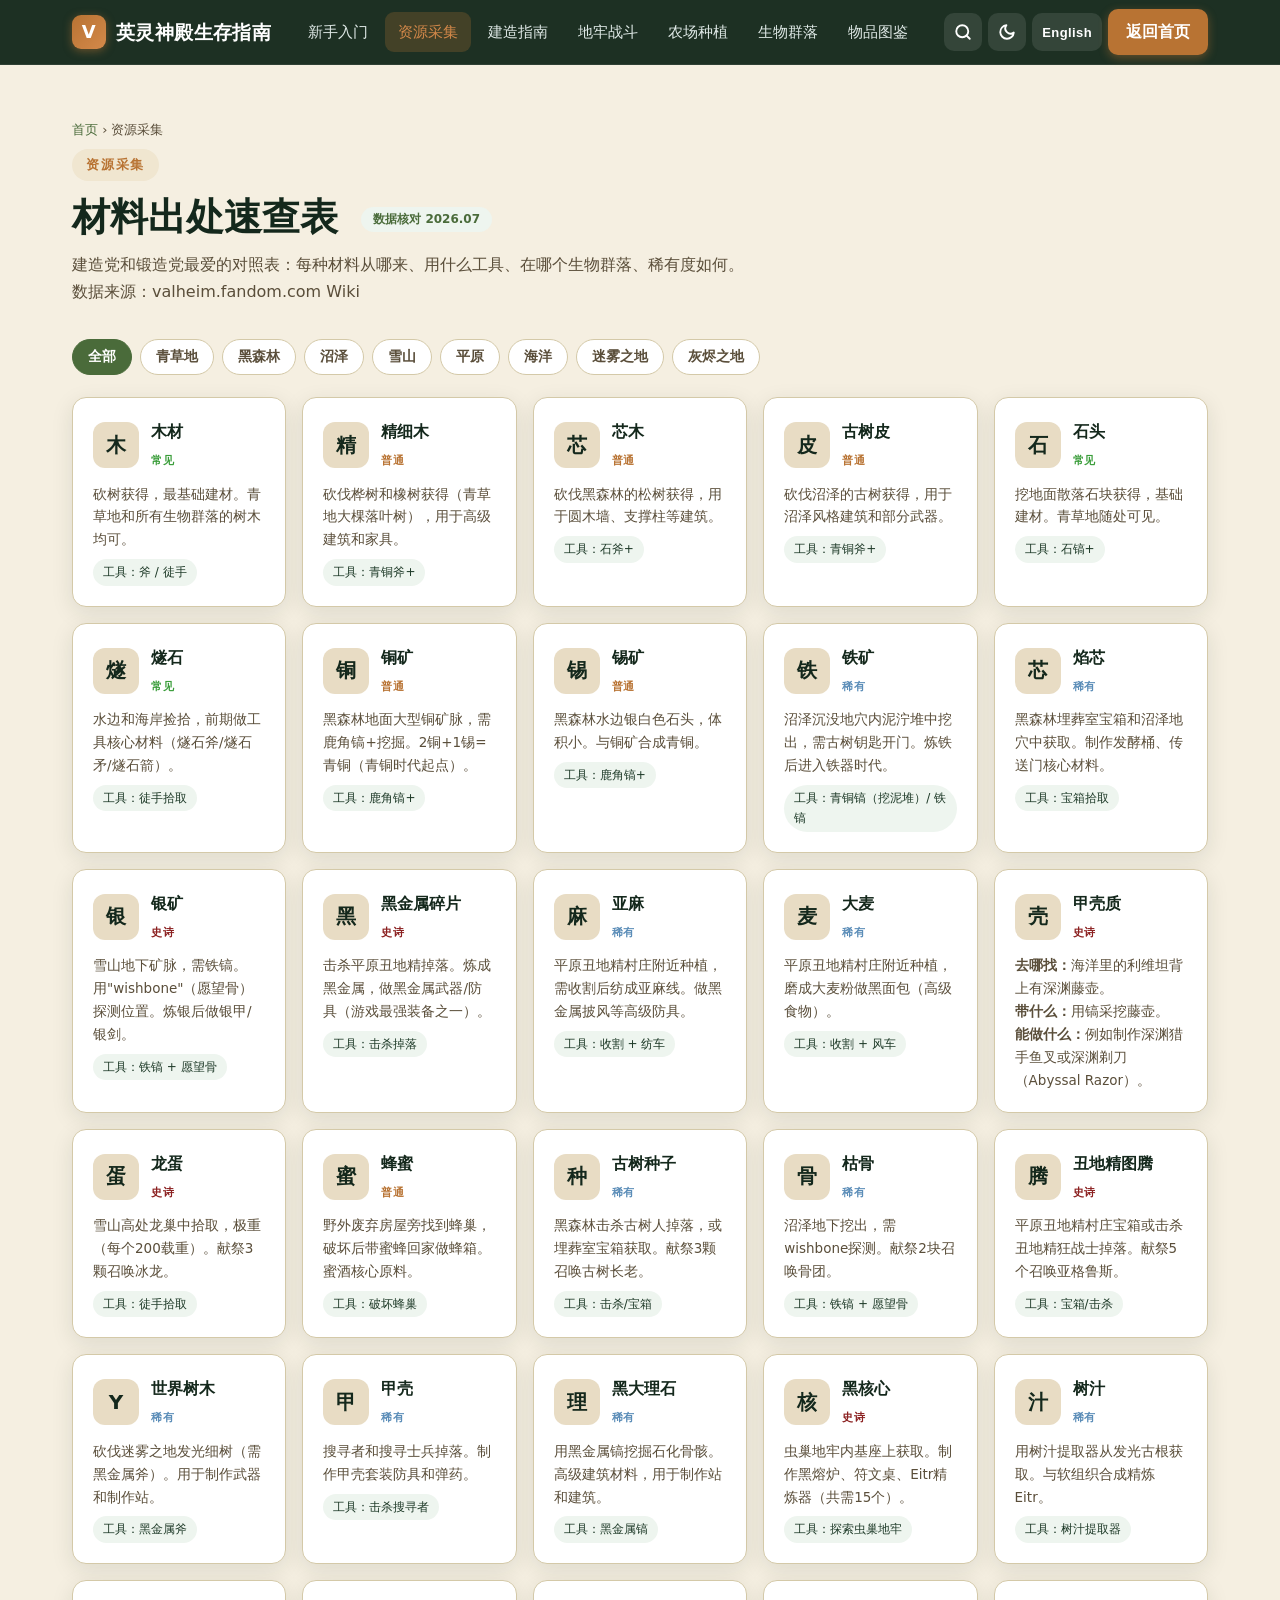
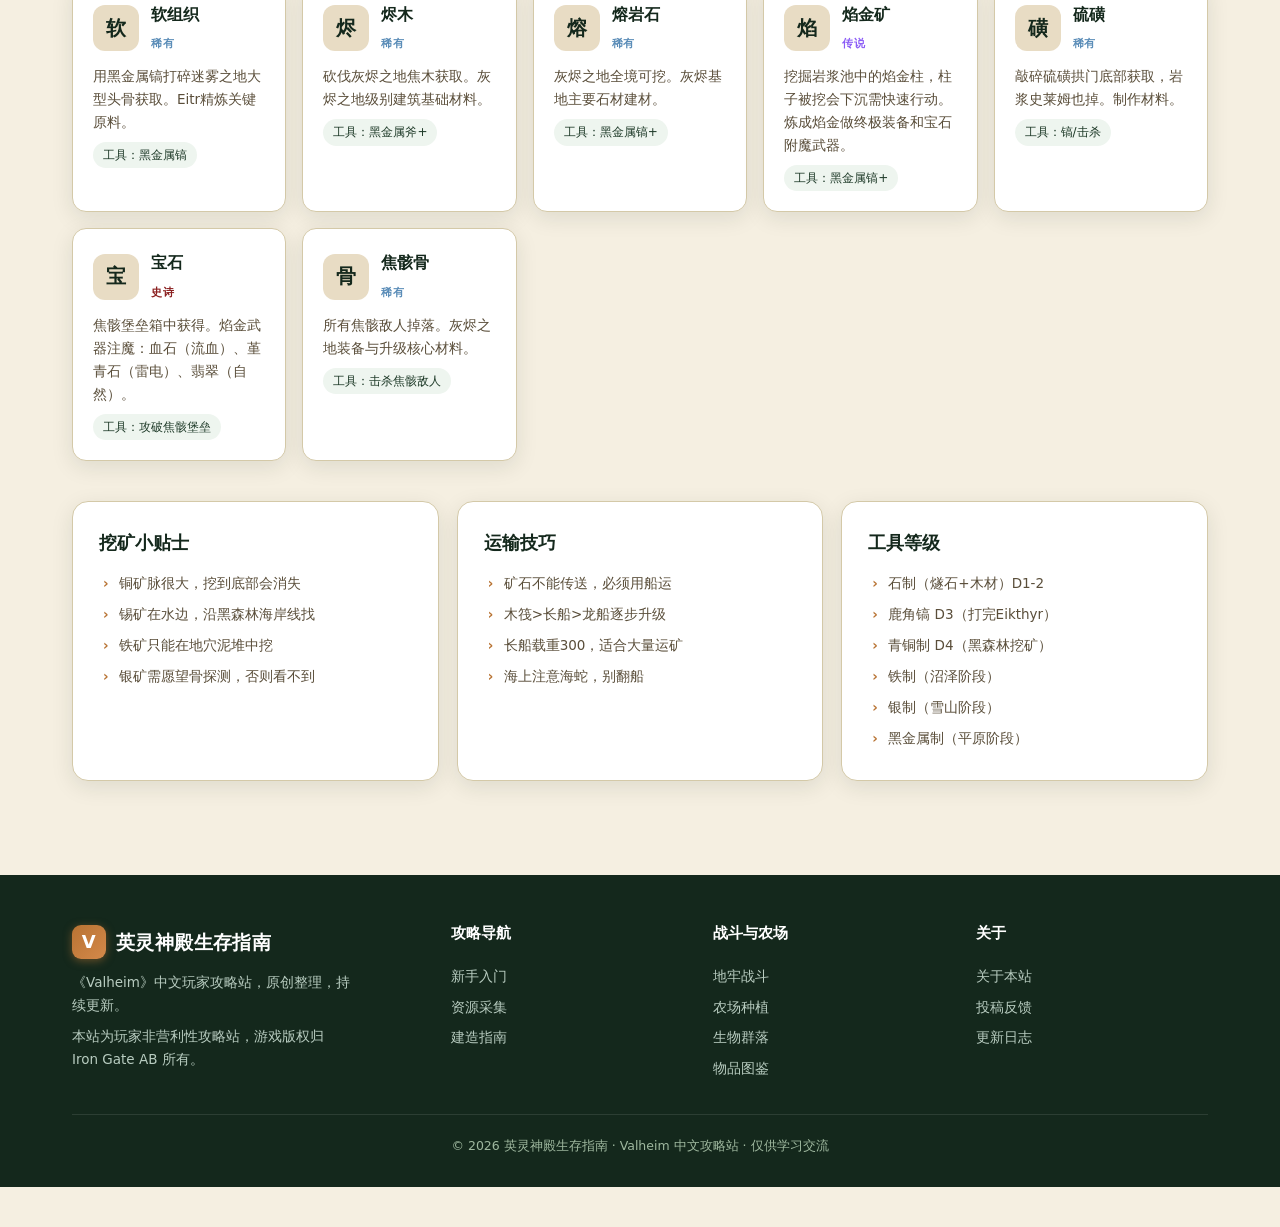
<file: resources.html>
<!DOCTYPE html>
<html lang="zh-CN">
<head>
<meta charset="UTF-8">
<meta name="viewport" content="width=device-width, initial-scale=1.0">
<link rel="canonical" href="https://valheim.yxhtl.com/resources.html">
<title>资源采集速查 | Valheim 英灵神殿攻略</title>
<meta name="description" content="Valheim全资源采集速查表：木材、石头、燧石、铜矿、锡矿、铁矿、银矿、黑金属碎片等材料出处、所需工具与生物群落，按工具和稀有度筛选。">
<meta name="keywords" content="Valheim资源,英灵神殿采集,铜矿,锡矿,铁矿,银矿,黑金属,燧石,材料出处">
<link rel="stylesheet" href="css/style.css">
<script type="application/ld+json">
{"@context":"https://schema.org","@type":"Article","headline":"Valheim 资源采集速查","inLanguage":"zh-CN","about":"Valheim 全材料出处、所需工具与生物群落速查表","isPartOf":{"@type":"WebSite","name":"英灵神殿生存指南"}}
</script>
  <!-- Google tag (gtag.js) -->
  <script>
  if (location.hostname === "valheim.yxhtl.com" || location.hostname === "valheim-guide-six.vercel.app") {
    window.dataLayer = window.dataLayer || [];
    window.gtag = function(){ window.dataLayer.push(arguments); };
    gtag('js', new Date());
    gtag('config', 'G-NEQNNBPZZZ');
    var analyticsScript = document.createElement('script');
    analyticsScript.async = true;
    analyticsScript.src = 'https://www.googletagmanager.com/gtag/js?id=G-NEQNNBPZZZ';
    document.head.appendChild(analyticsScript);
  }
</script>
  <!-- 百度统计 -->
  <script async src="https://hm.baidu.com/hm.js?71f28761d7809372b129ffb5598d0451"></script>
</head>
<body>

<header class="nav">
  <div class="wrap nav-inner">
    <a href="index.html" class="brand"><span class="logo">V</span><span data-i18n="brand">英灵神殿生存指南</span></a>
    <nav class="nav-links" id="navLinks">
      <a href="getting-started.html" data-i18n="nav.getting-started">新手入门</a>
      <a href="resources.html" class="active" data-i18n="nav.resources">资源采集</a>
      <a href="building.html" data-i18n="nav.building">建造指南</a>
      <a href="dungeons.html" data-i18n="nav.dungeons">地牢战斗</a>
      <a href="farming.html" data-i18n="nav.farming">农场种植</a>
      <a href="explore.html" data-i18n="nav.explore">生物群落</a>
      <a href="items.html" data-i18n="nav.items">物品图鉴</a>
    </nav>
    <div class="nav-utils">
      <button class="nav-btn search-btn" aria-label="搜索"><svg width="18" height="18" viewBox="0 0 24 24" fill="none" stroke="currentColor" stroke-width="2.5" stroke-linecap="round" stroke-linejoin="round"><circle cx="11" cy="11" r="8"/><line x1="21" y1="21" x2="16.65" y2="16.65"/></svg></button>
      <button class="nav-btn dark-btn" aria-label="暗色模式"><svg width="18" height="18" viewBox="0 0 24 24" fill="none" stroke="currentColor" stroke-width="2.5" stroke-linecap="round" stroke-linejoin="round"><path d="M21 12.79A9 9 0 1 1 11.21 3 7 7 0 0 0 21 12.79z"/></svg></button>
      <button class="nav-btn lang-btn" aria-label="语言">English</button>
      <a href="index.html" class="nav-cta" data-i18n="nav.cta.home">返回首页</a>
    </div>
    <button class="burger" id="burger" aria-label="菜单"><span></span><span></span><span></span></button>
  </div>
</header>

<section id="top" style="padding-top:54px">
  <div class="wrap">
    <div class="breadcrumb"><a href="index.html" data-en="Home">首页</a> <span>›</span> <span data-en="Resources">资源采集</span></div>
    <span class="eyebrow" data-en="Resources">资源采集</span>
    <h2 class="title" data-en="Material Source Quick Reference">材料出处速查表 <span class="ver-tag" data-en="Verified 2026.07">数据核对 2026.07</span></h2>
    <p class="subtitle" data-en="The ultimate reference for builders and smiths: where to find each material, what tool to use, which biome, and rarity. Source: valheim.fandom.com Wiki">建造党和锻造党最爱的对照表：每种材料从哪来、用什么工具、在哪个生物群落、稀有度如何。数据来源：valheim.fandom.com Wiki</p>

    <div class="chips" id="resChips">
      <button class="chip active" data-biome="全部" data-en="All">全部</button>
      <button class="chip" data-biome="青草地" data-en="Meadows">青草地</button>
      <button class="chip" data-biome="黑森林" data-en="Black Forest">黑森林</button>
      <button class="chip" data-biome="沼泽" data-en="Swamp">沼泽</button>
      <button class="chip" data-biome="雪山" data-en="Mountain">雪山</button>
      <button class="chip" data-biome="平原" data-en="Plains">平原</button>
      <button class="chip" data-biome="海洋" data-en="Ocean">海洋</button>
      <button class="chip" data-biome="迷雾之地" data-en="Mistlands">迷雾之地</button>
      <button class="chip" data-biome="灰烬之地" data-en="Ashlands">灰烬之地</button>
    </div>

    <div class="res-grid" id="resGrid">
      <div class="res-card" data-biome="青草地">
        <div class="res-head"><div class="res-emoji" data-en="Wood">木</div><div><h4 data-en="Wood">木材</h4><span class="rarity tier-1" data-en="Common">常见</span></div></div>
        <p data-en="Obtained by chopping trees. The most basic building material. Available in Meadows and all biomes.">砍树获得，最基础建材。青草地和所有生物群落的树木均可。</p>
        <span class="tagline" data-en="Tool: Axe / Bare hands">工具：斧 / 徒手</span>
      </div>
      <div class="res-card" data-biome="青草地">
        <div class="res-head"><div class="res-emoji" data-en="Fine Wood">精</div><div><h4 data-en="Fine Wood">精细木</h4><span class="rarity tier-2" data-en="Uncommon">普通</span></div></div>
        <p data-en="Chop birch and oak trees in Meadows (large deciduous trees). Used for advanced building and furniture.">砍伐桦树和橡树获得（青草地大棵落叶树），用于高级建筑和家具。</p>
        <span class="tagline" data-en="Tool: Bronze Axe+">工具：青铜斧+</span>
      </div>
      <div class="res-card" data-biome="黑森林">
        <div class="res-head"><div class="res-emoji" data-en="Core Wood">芯</div><div><h4 data-en="Core Wood">芯木</h4><span class="rarity tier-2" data-en="Uncommon">普通</span></div></div>
        <p data-en="Chop pine trees in the Black Forest. Used for log walls, support beams, and other structures.">砍伐黑森林的松树获得，用于圆木墙、支撑柱等建筑。</p>
        <span class="tagline" data-en="Tool: Stone Axe+">工具：石斧+</span>
      </div>
      <div class="res-card" data-biome="沼泽">
        <div class="res-head"><div class="res-emoji" data-en="Ancient Bark">皮</div><div><h4 data-en="Ancient Bark">古树皮</h4><span class="rarity tier-2" data-en="Uncommon">普通</span></div></div>
        <p data-en="Chop ancient trees in the Swamp. Used for swamp-style buildings and some weapons.">砍伐沼泽的古树获得，用于沼泽风格建筑和部分武器。</p>
        <span class="tagline" data-en="Tool: Bronze Axe+">工具：青铜斧+</span>
      </div>
      <div class="res-card" data-biome="青草地">
        <div class="res-head"><div class="res-emoji" data-en="Stone">石</div><div><h4 data-en="Stone">石头</h4><span class="rarity tier-1" data-en="Common">常见</span></div></div>
        <p data-en="Mine scattered surface rocks. Basic building material, found everywhere in Meadows.">挖地面散落石块获得，基础建材。青草地随处可见。</p>
        <span class="tagline" data-en="Tool: Stone Pickaxe+">工具：石镐+</span>
      </div>
      <div class="res-card" data-biome="青草地">
        <div class="res-head"><div class="res-emoji" data-en="Flint">燧</div><div><h4 data-en="Flint">燧石</h4><span class="rarity tier-1" data-en="Common">常见</span></div></div>
        <p data-en="Pick up along shorelines and beaches. Core material for early tools (flint axe/spear/arrow).">水边和海岸捡拾，前期做工具核心材料（燧石斧/燧石矛/燧石箭）。</p>
        <span class="tagline" data-en="Tool: Pick up by hand">工具：徒手拾取</span>
      </div>
      <div class="res-card" data-biome="黑森林">
        <div class="res-head"><div class="res-emoji" data-en="Copper">铜</div><div><h4 data-en="Copper Ore">铜矿</h4><span class="rarity tier-2" data-en="Uncommon">普通</span></div></div>
        <p data-en="Large surface deposits in the Black Forest. Requires antler pickaxe. 2 copper + 1 tin = Bronze (Bronze Age start).">黑森林地面大型铜矿脉，需鹿角镐+挖掘。2铜+1锡=青铜（青铜时代起点）。</p>
        <span class="tagline" data-en="Tool: Antler Pickaxe+">工具：鹿角镐+</span>
      </div>
      <div class="res-card" data-biome="黑森林">
        <div class="res-head"><div class="res-emoji" data-en="Tin">锡</div><div><h4 data-en="Tin Ore">锡矿</h4><span class="rarity tier-2" data-en="Uncommon">普通</span></div></div>
        <p data-en="Silver-white rocks near water in the Black Forest. Small deposits. Combined with copper to make bronze.">黑森林水边银白色石头，体积小。与铜矿合成青铜。</p>
        <span class="tagline" data-en="Tool: Antler Pickaxe+">工具：鹿角镐+</span>
      </div>
      <div class="res-card" data-biome="沼泽">
        <div class="res-head"><div class="res-emoji" data-en="Iron">铁</div><div><h4 data-en="Iron Ore">铁矿</h4><span class="rarity tier-3" data-en="Rare">稀有</span></div></div>
        <p data-en="Mined from muddy piles in Swamp sunken crypts. Requires Swamp Key to enter. Smelting iron starts the Iron Age.">沼泽沉没地穴内泥泞堆中挖出，需古树钥匙开门。炼铁后进入铁器时代。</p>
        <span class="tagline" data-en="Tool: Bronze Pickaxe (mud) / Iron Pickaxe">工具：青铜镐（挖泥堆）/ 铁镐</span>
      </div>
      <div class="res-card" data-biome="沼泽">
        <div class="res-head"><div class="res-emoji" data-en="Surtling Core">芯</div><div><h4 data-en="Surtling Core">焰芯</h4><span class="rarity tier-3" data-en="Rare">稀有</span></div></div>
        <p data-en="Found in Black Forest burial chamber chests and Swamp crypts. Core material for Fermenter and Portals.">黑森林埋葬室宝箱和沼泽地穴中获取。制作发酵桶、传送门核心材料。</p>
        <span class="tagline" data-en="Tool: Chest pickup">工具：宝箱拾取</span>
      </div>
      <div class="res-card" data-biome="雪山">
        <div class="res-head"><div class="res-emoji" data-en="Silver">银</div><div><h4 data-en="Silver Ore">银矿</h4><span class="rarity tier-4" data-en="Epic">史诗</span></div></div>
        <p data-en="Underground deposits in the Mountains. Requires iron pickaxe. Use &quot;Wishbone&quot; to detect locations. Smelt for silver armor/sword.">雪山地下矿脉，需铁镐。用"wishbone"（愿望骨）探测位置。炼银后做银甲/银剑。</p>
        <span class="tagline" data-en="Tool: Iron Pickaxe + Wishbone">工具：铁镐 + 愿望骨</span>
      </div>
      <div class="res-card" data-biome="平原">
        <div class="res-head"><div class="res-emoji" data-en="Blackmetal">黑</div><div><h4 data-en="Blackmetal Scrap">黑金属碎片</h4><span class="rarity tier-4" data-en="Epic">史诗</span></div></div>
        <p data-en="Dropped by Fuling goblins in the Plains. Smelt into Blackmetal for the strongest weapons/armor.">击杀平原丑地精掉落。炼成黑金属，做黑金属武器/防具（游戏最强装备之一）。</p>
        <span class="tagline" data-en="Tool: Kill drop">工具：击杀掉落</span>
      </div>
      <div class="res-card" data-biome="平原">
        <div class="res-head"><div class="res-emoji" data-en="Flax">麻</div><div><h4 data-en="Flax">亚麻</h4><span class="rarity tier-3" data-en="Rare">稀有</span></div></div>
        <p data-en="Grown near Fuling villages in the Plains. Harvest and spin into linen thread. Used for Blackmetal cape and high-tier armor.">平原丑地精村庄附近种植，需收割后纺成亚麻线。做黑金属披风等高级防具。</p>
        <span class="tagline" data-en="Tool: Harvest + Spinning Wheel">工具：收割 + 纺车</span>
      </div>
      <div class="res-card" data-biome="平原">
        <div class="res-head"><div class="res-emoji" data-en="Barley">麦</div><div><h4 data-en="Barley">大麦</h4><span class="rarity tier-3" data-en="Rare">稀有</span></div></div>
        <p data-en="Grown near Fuling villages in the Plains. Grind into barley flour for Black Bread (high-tier food).">平原丑地精村庄附近种植，磨成大麦粉做黑面包（高级食物）。</p>
        <span class="tagline" data-en="Tool: Harvest + Windmill">工具：收割 + 风车</span>
      </div>
      <div class="res-card" id="chitin" data-biome="海洋" tabindex="-1" style="scroll-margin-top:80px">
        <div class="res-head"><div class="res-emoji" data-en="Chitin">壳</div><div><h4 data-en="Chitin">甲壳质</h4><span class="rarity tier-4" data-en="Epic">史诗</span></div></div>
        <p data-en="<b>Where:</b> Find Abyssal Barnacles on a Leviathan's back in the Ocean."><b>去哪找：</b>海洋里的利维坦背上有深渊藤壶。</p>
        <p data-en="<b>Tool:</b> Bring a pickaxe to mine the barnacles."><b>带什么：</b>用镐采挖藤壶。</p>
        <p data-en="<b>Uses:</b> For example, craft the Abyssal Harpoon or Abyssal Razor."><b>能做什么：</b>例如制作深渊猎手鱼叉或深渊剃刀（Abyssal Razor）。</p>
      </div>
      <div class="res-card" data-biome="雪山">
        <div class="res-head"><div class="res-emoji" data-en="Dragon Egg">蛋</div><div><h4 data-en="Dragon Egg">龙蛋</h4><span class="rarity tier-4" data-en="Epic">史诗</span></div></div>
        <p data-en="Found in dragon nests high in the Mountains. Very heavy (200 carry weight each). Offer 3 to summon Boss Moder.">雪山高处龙巢中拾取，极重（每个200载重）。献祭3颗召唤冰龙。</p>
        <span class="tagline" data-en="Tool: Pick up by hand">工具：徒手拾取</span>
      </div>
      <div class="res-card" data-biome="青草地">
        <div class="res-head"><div class="res-emoji" data-en="Honey">蜜</div><div><h4 data-en="Honey">蜂蜜</h4><span class="rarity tier-2" data-en="Uncommon">普通</span></div></div>
        <p data-en="Find beehives near abandoned houses in the wild. Break them for bees, craft a Bee Hive at base. Core mead ingredient.">野外废弃房屋旁找到蜂巢，破坏后带蜜蜂回家做蜂箱。蜜酒核心原料。</p>
        <span class="tagline" data-en="Tool: Break beehive">工具：破坏蜂巢</span>
      </div>
      <div class="res-card" data-biome="黑森林">
        <div class="res-head"><div class="res-emoji" data-en="Ancient Seed">种</div><div><h4 data-en="Ancient Seed">古树种子</h4><span class="rarity tier-3" data-en="Rare">稀有</span></div></div>
        <p data-en="Dropped by Ancient tree golems in the Black Forest, or found in burial chamber chests. Offer 3 to summon Boss The Elder.">黑森林击杀古树人掉落，或埋葬室宝箱获取。献祭3颗召唤古树长老。</p>
        <span class="tagline" data-en="Tool: Kill / Chest">工具：击杀/宝箱</span>
      </div>
      <div class="res-card" data-biome="沼泽">
        <div class="res-head"><div class="res-emoji" data-en="Withered Bone">骨</div><div><h4 data-en="Withered Bone">枯骨</h4><span class="rarity tier-3" data-en="Rare">稀有</span></div></div>
        <p data-en="Dug up underground in the Swamp. Requires Wishbone to detect. Offer 2 to summon Boss Bonemass.">沼泽地下挖出，需wishbone探测。献祭2块召唤骨团。</p>
        <span class="tagline" data-en="Tool: Iron Pickaxe + Wishbone">工具：铁镐 + 愿望骨</span>
      </div>
      <div class="res-card" data-biome="平原">
        <div class="res-head"><div class="res-emoji" data-en="Fuling Totem">腾</div><div><h4 data-en="Fuling Totem">丑地精图腾</h4><span class="rarity tier-4" data-en="Epic">史诗</span></div></div>
        <p data-en="Found in Fuling village chests or dropped by Fuling Berserkers in the Plains. Offer 5 to summon Boss Yagluth.">平原丑地精村庄宝箱或击杀丑地精狂战士掉落。献祭5个召唤亚格鲁斯。</p>
        <span class="tagline" data-en="Tool: Chest / Kill">工具：宝箱/击杀</span>
      </div>
      <!-- Mistlands -->
      <div class="res-card" data-biome="迷雾之地">
        <div class="res-head"><div class="res-emoji" data-en="Yggdrasil">Y</div><div><h4 data-en="Yggdrasil Wood">世界树木</h4><span class="rarity tier-3" data-en="Rare">稀有</span></div></div>
        <p data-en="Chop glowing thin trees in the Mistlands with a Blackmetal Axe. Used for weapons and crafting stations.">砍伐迷雾之地发光细树（需黑金属斧）。用于制作武器和制作站。</p>
        <span class="tagline" data-en="Tool: Blackmetal Axe">工具：黑金属斧</span>
      </div>
      <div class="res-card" data-biome="迷雾之地">
        <div class="res-head"><div class="res-emoji" data-en="Carapace">甲</div><div><h4 data-en="Carapace">甲壳</h4><span class="rarity tier-3" data-en="Rare">稀有</span></div></div>
        <p data-en="Dropped by Seekers and Seeker Soldiers. Used for Carapace armor and ammunition.">搜寻者和搜寻士兵掉落。制作甲壳套装防具和弹药。</p>
        <span class="tagline" data-en="Tool: Kill Seekers">工具：击杀搜寻者</span>
      </div>
      <div class="res-card" data-biome="迷雾之地">
        <div class="res-head"><div class="res-emoji" data-en="Marble">理</div><div><h4 data-en="Black Marble">黑大理石</h4><span class="rarity tier-3" data-en="Rare">稀有</span></div></div>
        <p data-en="Mine Petrified Bone ribcages and skulls with Blackmetal Pickaxe. Premium building material.">用黑金属镐挖掘石化骨骸。高级建筑材料，用于制作站和建筑。</p>
        <span class="tagline" data-en="Tool: Blackmetal Pickaxe">工具：黑金属镐</span>
      </div>
      <div class="res-card" data-biome="迷雾之地">
        <div class="res-head"><div class="res-emoji" data-en="Core">核</div><div><h4 data-en="Black Core">黑核心</h4><span class="rarity tier-4" data-en="Epic">史诗</span></div></div>
        <p data-en="Found on pedestals inside Infested Mines. Used for Black Forge, Galdr Table, Eitr Refinery (need 15 total).">虫巢地牢内基座上获取。制作黑熔炉、符文桌、Eitr精炼器（共需15个）。</p>
        <span class="tagline" data-en="Tool: Explore Infested Mines">工具：探索虫巢地牢</span>
      </div>
      <div class="res-card" data-biome="迷雾之地">
        <div class="res-head"><div class="res-emoji" data-en="Sap">汁</div><div><h4 data-en="Sap">树汁</h4><span class="rarity tier-3" data-en="Rare">稀有</span></div></div>
        <p data-en="Extract from glowing Ancient Roots using Sap Extractor. Combine with Soft Tissue to make Refined Eitr.">用树汁提取器从发光古根获取。与软组织合成精炼Eitr。</p>
        <span class="tagline" data-en="Tool: Sap Extractor">工具：树汁提取器</span>
      </div>
      <div class="res-card" data-biome="迷雾之地">
        <div class="res-head"><div class="res-emoji" data-en="Tissue">软</div><div><h4 data-en="Soft Tissue">软组织</h4><span class="rarity tier-3" data-en="Rare">稀有</span></div></div>
        <p data-en="Break giant skulls in Mistlands with Blackmetal Pickaxe. Key ingredient for Eitr refinement.">用黑金属镐打碎迷雾之地大型头骨获取。Eitr精炼关键原料。</p>
        <span class="tagline" data-en="Tool: Blackmetal Pickaxe">工具：黑金属镐</span>
      </div>
      <!-- Ashlands -->
      <div class="res-card" data-biome="灰烬之地">
        <div class="res-head"><div class="res-emoji" data-en="Ashwood">烬</div><div><h4 data-en="Ashwood">烬木</h4><span class="rarity tier-3" data-en="Rare">稀有</span></div></div>
        <p data-en="Chop Scorched Trees in the Ashlands. Base building material for Ashlands-tier structures.">砍伐灰烬之地焦木获取。灰烬之地级别建筑基础材料。</p>
        <span class="tagline" data-en="Tool: Blackmetal Axe+">工具：黑金属斧+</span>
      </div>
      <div class="res-card" data-biome="灰烬之地">
        <div class="res-head"><div class="res-emoji" data-en="Grausten">熔</div><div><h4 data-en="Grausten">熔岩石</h4><span class="rarity tier-3" data-en="Rare">稀有</span></div></div>
        <p data-en="Mine stone ore throughout the Ashlands. Primary stone building material for Ashlands bases.">灰烬之地全境可挖。灰烬基地主要石材建材。</p>
        <span class="tagline" data-en="Tool: Blackmetal Pickaxe+">工具：黑金属镐+</span>
      </div>
      <div class="res-card" data-biome="灰烬之地">
        <div class="res-head"><div class="res-emoji" data-en="Flametal">焰</div><div><h4 data-en="Flametal Ore">焰金矿</h4><span class="rarity tier-5" data-en="Legendary">传说</span></div></div>
        <p data-en="Mine Flametal Pillars in lava pools. Pillars sink when mined — work fast! Smelt into Flametal for ultimate gear and gem-infused weapons.">挖掘岩浆池中的焰金柱，柱子被挖会下沉需快速行动。炼成焰金做终极装备和宝石附魔武器。</p>
        <span class="tagline" data-en="Tool: Blackmetal Pickaxe+">工具：黑金属镐+</span>
      </div>
      <div class="res-card" data-biome="灰烬之地">
        <div class="res-head"><div class="res-emoji" data-en="Sulfur">磺</div><div><h4 data-en="Sulfur">硫磺</h4><span class="rarity tier-3" data-en="Rare">稀有</span></div></div>
        <p data-en="Break from undersides of Sulfur Arches; also drops from Lava Blobs. Crafting ingredient.">敲碎硫磺拱门底部获取，岩浆史莱姆也掉。制作材料。</p>
        <span class="tagline" data-en="Tool: Pickaxe / Kill">工具：镐/击杀</span>
      </div>
      <div class="res-card" data-biome="灰烬之地">
        <div class="res-head"><div class="res-emoji" data-en="Gems">宝</div><div><h4 data-en="Gems (Bloodstone/Iolite/Jade)">宝石</h4><span class="rarity tier-4" data-en="Epic">史诗</span></div></div>
        <p data-en="Found in Charred Fortresses. Infuse Flametal weapons with gems: Bloodstone (bleed), Iolite (storm), Jade (nature).">焦骸堡垒箱中获得。焰金武器注魔：血石（流血）、堇青石（雷电）、翡翠（自然）。</p>
        <span class="tagline" data-en="Tool: Raid Charred Fortresses">工具：攻破焦骸堡垒</span>
      </div>
      <div class="res-card" data-biome="灰烬之地">
        <div class="res-head"><div class="res-emoji" data-en="Bone">骨</div><div><h4 data-en="Charred Bone">焦骸骨</h4><span class="rarity tier-3" data-en="Rare">稀有</span></div></div>
        <p data-en="Dropped by all Charred enemies. Core Ashlands crafting material for gear and upgrades.">所有焦骸敌人掉落。灰烬之地装备与升级核心材料。</p>
        <span class="tagline" data-en="Tool: Kill Charred enemies">工具：击杀焦骸敌人</span>
      </div>
    </div>

    <div class="feature-grid" style="margin-top:40px">
      <div class="fcard"><h4 data-en="Mining Tips">挖矿小贴士</h4><ul>
        <li data-en="Copper deposits are large — they vanish when mined to the bottom">铜矿脉很大，挖到底部会消失</li>
        <li data-en="Tin is near water — search along Black Forest coastlines">锡矿在水边，沿黑森林海岸线找</li>
        <li data-en="Iron can only be mined from mud piles in crypts">铁矿只能在地穴泥堆中挖</li>
        <li data-en="Silver requires Wishbone to detect — invisible otherwise">银矿需愿望骨探测，否则看不到</li>
      </ul></div>
      <div class="fcard"><h4 data-en="Transport Tips">运输技巧</h4><ul>
        <li data-en="Ore cannot be teleported — must be shipped by boat">矿石不能传送，必须用船运</li>
        <li data-en="Raft &gt; Longship &gt; Dragonship, progressive upgrades">木筏&gt;长船&gt;龙船逐步升级</li>
        <li data-en="Longship carries 300 — ideal for bulk ore transport">长船载重300，适合大量运矿</li>
        <li data-en="Watch for sea serpents at sea — don't capsize">海上注意海蛇，别翻船</li>
      </ul></div>
      <div class="fcard"><h4 data-en="Tool Tiers">工具等级</h4><ul>
        <li data-en="Stone (Flint + Wood) D1-2">石制（燧石+木材）D1-2</li>
        <li data-en="Antler Pickaxe D3 (after Eikthyr)">鹿角镐 D3（打完Eikthyr）</li>
        <li data-en="Bronze D4 (Black Forest mining)">青铜制 D4（黑森林挖矿）</li>
        <li data-en="Iron (Swamp stage)">铁制（沼泽阶段）</li>
        <li data-en="Silver (Mountain stage)">银制（雪山阶段）</li>
        <li data-en="Blackmetal (Plains stage)">黑金属制（平原阶段）</li>
      </ul></div>
    </div>
  </div>
</section>

<footer>
  <div class="wrap">
    <div class="foot-grid">
      <div class="foot-brand">
        <a href="index.html" class="brand" style="color:#fff"><span class="logo">V</span><span data-en="Valheim Survival Guide">英灵神殿生存指南</span></a>
        <p data-i18n="foot.branddesc">《Valheim》中文玩家攻略站，原创整理，持续更新。</p>
        <p class="disclaimer" data-en="This is a non-profit fan guide site. Game rights belong to Iron Gate AB.">本站为玩家非营利性攻略站，游戏版权归 Iron Gate AB 所有。</p>
      </div>
      <div><h4 data-i18n="foot.nav">攻略导航</h4><a href="getting-started.html" data-en="Beginner">新手入门</a><a href="resources.html" data-en="Resources">资源采集</a><a href="building.html" data-en="Building">建造指南</a></div>
      <div><h4 data-i18n="foot.combat">战斗与农场</h4><a href="dungeons.html" data-en="Dungeons">地牢战斗</a><a href="farming.html" data-en="Farming">农场种植</a><a href="explore.html" data-en="Biomes">生物群落</a><a href="items.html" data-en="Items">物品图鉴</a></div>
      <div><h4 data-i18n="foot.about">关于</h4><a href="about.html" data-i18n="foot.aboutus">关于本站</a><a href="about.html" data-i18n="foot.feedback">投稿反馈</a><a href="about.html" data-i18n="foot.changelog">更新日志</a></div>
    </div>
    <div class="foot-bottom" data-i18n="foot.copy">© 2026 英灵神殿生存指南 · Valheim 中文攻略站 · 仅供学习交流</div>
  </div>
</footer>

<button id="toTop" aria-label="返回顶部" data-en="Top">顶部</button>
<div class="search-overlay" id="searchOverlay">
  <div class="search-panel">
    <div class="search-input-wrap">
      <span class="s-ico"></span>
      <input type="text" placeholder="搜索攻略、物品、Boss…">
      <button class="search-close" aria-label="关闭">×</button>
    </div>
    <div class="search-results"></div>
  </div>
</div>
<!-- Giscus 评论区 -->
<div class="wrap" style="margin-top:0;padding-bottom:40px">
<div class="giscus" style="max-width:var(--maxw);margin:0 auto"></div>
</div>
<script src="https://giscus.app/client.js"
        data-repo="yxhtl/valheim-guide"
        data-repo-id="R_kgDOThXc9g"
        data-category="General"
        data-category-id="DIC_kwDOThXc9s4DBzzv"
        data-mapping="pathname"
        data-strict="0"
        data-reactions-enabled="1"
        data-emit-metadata="0"
        data-input-position="bottom"
        data-theme="preferred_color_scheme"
        data-lang="en"
        crossorigin="anonymous"
        async>
</script>
<script src="js/common.js"></script>
<script>
/* Resource filter */
document.getElementById("resChips").addEventListener("click",e=>{
  if(e.target.classList.contains("chip")){
    document.querySelectorAll("#resChips .chip").forEach(c=>c.classList.remove("active"));
    e.target.classList.add("active");
    const biome=e.target.dataset.biome;
    document.querySelectorAll("#resGrid .res-card").forEach(card=>{
      card.style.display=(biome==="全部"||card.dataset.biome===biome)?"":"none";
    });
  }
});
</script>
</body>
</html>
</file>
<file: css/style.css>
/* ===== Valheim Guide - Shared Styles ===== */
:root{
  --pine:#14281c;       /* 深松林绿 - 仅用于背景 */
  --heading:#14281c;    /* 标题文字色 - 暗色模式自动切浅 */
  --pine-2:#1e3a28;     /* 松林绿 */
  --moss:#4a6b3a;       /* 苔藓绿 */
  --moss-2:#6b8e4e;     /* 亮苔藓 */
  --bronze:#b87333;     /* 青铜 */
  --bronze-2:#d4894a;   /* 亮青铜 */
  --iron:#8a8a7a;       /* 铁灰 */
  --bark:#3d2b1f;       /* 树皮棕 */
  --bone:#e8dcc4;       /* 骨白/羊皮纸 */
  --bone-2:#f5efe1;     /* 亮骨白 */
  --bone-3:#faf6ec;
  --blood:#8b2020;      /* 血红 */
  --frost:#5b8db8;      /* 霜蓝 */
  --ink:#1a1410;        /* 墨黑 */
  --ink-soft:#5a4e3a;   /* 柔墨 */
  --line:#d4c9a8;       /* 分割线 */
  --card:#ffffff;
  --shadow:0 6px 22px rgba(20,40,28,.10);
  --shadow-lg:0 14px 40px rgba(20,40,28,.16);
  --radius:16px;
  --maxw:1180px;
}
*{box-sizing:border-box;margin:0;padding:0}
html{scroll-behavior:smooth;scroll-padding-top:78px}
body{
  font-family:"Segoe UI","PingFang SC","Microsoft YaHei",system-ui,sans-serif;
  color:var(--ink);
  background:var(--bone-2);
  line-height:1.7;
  -webkit-font-smoothing:antialiased;
  transition:background .3s,color .3s;
}
a{color:inherit;text-decoration:none}
img{max-width:100%;display:block}

/* ===== DARK MODE ===== */
body.dark{
  --pine:#0f2018;
  --heading:#e8e2d4;   /* 暗色模式标题文字切为浅色 */
  --pine-2:#163024;
  --ink:#e8e2d4;
  --ink-soft:#b8ac90;
  --bone:#1e2820;
  --bone-2:#141a16;
  --bone-3:#0f1411;
  --line:#2e3a30;
  --card:#1a221c;
  --shadow:0 6px 22px rgba(0,0,0,.35);
  --shadow-lg:0 14px 40px rgba(0,0,0,.5);
}
body.dark .bg-alt{background:#101713}
body.dark .farm-table{background:var(--card)}
body.dark tr:hover td{background:#222b24}
body.dark .chip{background:var(--card)}
body.dark .search-box{background:var(--card)}
body.dark .calc-result{background:#1a221c}
body.dark .stat-pill{background:var(--bone)}
body.dark .res-emoji{background:var(--bone)}
body.dark .enemy .estats span{background:var(--bone)}
body.dark .eyebrow{background:#2a3328}
body.dark .tagline{background:#1e2a20;color:var(--moss-2)}
body.dark .boss-card .boss-power{background:#2a2218}
body.dark .dfloor-body .drops b{color:var(--bronze-2)}
body.dark .calc-result .rline .pos{color:#4ade80}
body.dark .map-card .num{color:#1a221c}
.wrap{max-width:var(--maxw);margin:0 auto;padding:0 22px}
section{padding:64px 0}

/* ===== Typography ===== */
.eyebrow{
  display:inline-block;font-size:13px;font-weight:700;letter-spacing:.14em;
  text-transform:uppercase;color:var(--bronze);background:#f0e6d0;
  padding:5px 14px;border-radius:999px;margin-bottom:14px;
}
h2.title{font-size:clamp(26px,4vw,38px);line-height:1.2;color:var(--heading);margin-bottom:10px;font-weight:800}
.subtitle{color:var(--ink-soft);max-width:680px;margin-bottom:34px;font-size:16px}
.lead{font-size:17px}

/* ===== NAV ===== */
header.nav{
  position:sticky;top:0;z-index:100;
  background:rgba(20,40,28,.96);backdrop-filter:blur(8px);
  border-bottom:1px solid rgba(255,255,255,.08);
}
.nav-inner{display:flex;align-items:center;justify-content:space-between;height:64px;flex-wrap:nowrap;gap:12px}
.brand{display:flex;align-items:center;gap:10px;color:#fff;font-weight:800;font-size:19px;letter-spacing:.02em;flex-shrink:0;white-space:nowrap}
.brand .logo{
  width:34px;height:34px;border-radius:9px;display:grid;place-items:center;
  background:linear-gradient(135deg,var(--bronze),var(--bronze-2));font-size:18px;font-weight:900;color:#fff;
  box-shadow:0 2px 8px rgba(184,115,51,.5);
}
.nav-links{display:flex;align-items:center;gap:4px}
.nav-links a{
  color:#dfe9e6;font-size:14.5px;font-weight:500;padding:8px 13px;border-radius:9px;transition:.18s;
}
.nav-links a:hover{background:rgba(255,255,255,.12);color:#fff}
.nav-links a.active{background:rgba(184,115,51,.25);color:var(--bronze-2)}
.nav-cta{
  background:var(--bronze);color:#fff!important;padding:9px 18px;border-radius:10px;font-weight:700;
  box-shadow:0 3px 10px rgba(184,115,51,.45);
}
.nav-cta:hover{background:var(--bronze-2);transform:translateY(-1px)}
.burger{display:none;flex-direction:column;gap:5px;background:none;border:0;cursor:pointer;padding:8px}
.burger span{width:24px;height:2.5px;background:#fff;border-radius:2px;transition:.25s}

/* nav utility buttons (search / dark / lang) */
.nav-utils{display:flex;align-items:center;gap:6px;flex-shrink:0}
.nav-btn{
  width:38px;height:38px;border-radius:10px;border:0;cursor:pointer;background:rgba(255,255,255,.1);
  color:#fff;font-size:14px;font-weight:700;display:grid;place-items:center;transition:.18s;flex-shrink:0;
}
.nav-btn:hover{background:rgba(255,255,255,.22)}
.nav-btn.lang-btn{width:auto;padding:0 10px;font-size:13px;font-weight:700;letter-spacing:.03em}
.nav-btn svg{display:block;color:#fff}
.search-input-wrap .s-ico{display:grid;place-items:center;color:var(--ink-soft)}
.search-input-wrap .s-ico svg{display:block}

/* ===== SEARCH OVERLAY ===== */
.search-overlay{
  position:fixed;inset:0;z-index:200;background:rgba(10,16,12,.85);backdrop-filter:blur(6px);
  display:none;align-items:flex-start;justify-content:center;padding-top:12vh;
}
.search-overlay.show{display:flex}
.search-panel{
  width:100%;max-width:640px;background:var(--card);border:1px solid var(--line);border-radius:18px;
  box-shadow:var(--shadow-lg);overflow:hidden;margin:0 16px;
}
.search-input-wrap{display:flex;align-items:center;gap:10px;padding:16px 20px;border-bottom:1px solid var(--line)}
.search-input-wrap input{
  flex:1;border:0;outline:0;background:none;font-size:17px;color:var(--ink);font-family:inherit;
}
.search-input-wrap .s-ico{font-size:15px;font-weight:700;opacity:.6}
.search-close{background:none;border:0;cursor:pointer;font-size:20px;color:var(--ink-soft);padding:4px 8px;border-radius:8px;font-weight:700}
.search-close:hover{background:var(--bone)}
.search-results{max-height:50vh;overflow-y:auto}
.search-results .sr-item{display:block;padding:13px 20px;border-bottom:1px solid var(--line);transition:.15s}
.search-results .sr-item:hover{background:var(--bone)}
.search-results .sr-item .sr-page{font-size:11px;font-weight:700;color:var(--bronze);text-transform:uppercase;letter-spacing:.06em}
.search-results .sr-item .sr-title{font-size:15px;color:var(--ink);margin:2px 0}
.search-results .sr-item .sr-snippet{font-size:12.5px;color:var(--ink-soft);overflow:hidden;text-overflow:ellipsis;white-space:nowrap}
.search-results .sr-empty{padding:30px;text-align:center;color:var(--ink-soft);font-size:14px}

/* ===== HERO ===== */
.hero{
  position:relative;overflow:hidden;color:#fff;
  background:
    radial-gradient(900px 420px at 15% 110%,rgba(74,107,58,.28),transparent 55%),
    radial-gradient(1100px 480px at 78% -8%,rgba(212,137,74,.35),transparent 60%),
    radial-gradient(700px 380px at 92% 100%,rgba(139,32,32,.16),transparent 50%),
    linear-gradient(160deg,var(--pine) 0%,#0d1a12 100%);
}
.hero::before{
  content:"";position:absolute;inset:0;pointer-events:none;opacity:.5;
  background-image:repeating-linear-gradient(45deg,transparent 0 38px,rgba(255,255,255,.018) 38px 39px);
}
.hero::after{
  content:"";position:absolute;left:0;right:0;bottom:-1px;height:90px;
  background:linear-gradient(var(--bone-2),transparent);pointer-events:none;
}
.hero-grid{display:grid;grid-template-columns:1.15fr .85fr;gap:40px;align-items:center;padding:78px 0 96px}
.hero h1{font-size:clamp(34px,5.4vw,56px);line-height:1.08;font-weight:900;letter-spacing:-.01em}
.hero h1 span{color:var(--bronze-2)}
.hero p.tag{font-size:18px;color:#cfe6d9;margin:18px 0 30px;max-width:520px}
.hero-btns{display:flex;gap:14px;flex-wrap:wrap}
.btn{
  display:inline-flex;align-items:center;gap:8px;padding:13px 26px;border-radius:12px;
  font-weight:700;font-size:15px;cursor:pointer;border:0;transition:.2s;
}
.btn-primary{background:var(--bronze);color:#fff;box-shadow:0 6px 18px rgba(184,115,51,.45)}
.btn-primary:hover{background:var(--bronze-2);transform:translateY(-2px)}
.btn-ghost{background:rgba(255,255,255,.12);color:#fff;border:1px solid rgba(255,255,255,.28)}
.btn-ghost:hover{background:rgba(255,255,255,.22)}
.hero-stats{display:flex;gap:26px;margin-top:38px;flex-wrap:wrap}
.hero-stats .s b{display:block;font-size:26px;color:#fff}
.hero-stats .s small{color:#aedcc9;font-size:13px}

/* hero side card */
.hero-art{position:relative;height:340px;display:grid;place-items:center}
.island-card{
  width:100%;max-width:380px;background:rgba(255,255,255,.08);border:1px solid rgba(255,255,255,.16);
  border-radius:22px;padding:26px;backdrop-filter:blur(6px);box-shadow:var(--shadow-lg);
}
.island-card h3{font-size:16px;color:#fff;margin-bottom:16px;display:flex;align-items:center;gap:8px}
.day-row{display:flex;align-items:center;gap:12px;padding:10px 0;border-top:1px solid rgba(255,255,255,.12)}
.day-row:first-of-type{border-top:0}
.day-badge{width:42px;height:42px;border-radius:11px;display:grid;place-items:center;font-weight:800;font-size:13px;background:linear-gradient(135deg,var(--bronze),var(--bronze-2));flex-shrink:0}
.day-row .t b{display:block;font-size:14px;color:#fff}
.day-row .t small{color:#bfe0c9;font-size:12.5px}

/* ===== QUICK CARDS (homepage) ===== */
.quick{display:grid;grid-template-columns:repeat(3,1fr);gap:18px}
.qcard{
  background:var(--card);border:1px solid var(--line);border-radius:var(--radius);
  padding:24px;box-shadow:var(--shadow);transition:.2s;cursor:pointer;position:relative;overflow:hidden;
}
.qcard::before{content:"";position:absolute;inset:0 auto 0 0;width:5px;background:var(--moss-2);transition:.2s}
.qcard:hover{transform:translateY(-4px);box-shadow:var(--shadow-lg)}
.qcard:hover::before{background:var(--bronze)}
.qcard .ico{font-size:30px;margin-bottom:12px}
.qcard h3{font-size:17px;color:var(--heading);margin-bottom:5px}
.qcard p{font-size:13.5px;color:var(--ink-soft)}

/* ===== TIMELINE (beginner) ===== */
.timeline{position:relative;margin-top:10px}
.timeline::before{content:"";position:absolute;left:23px;top:6px;bottom:6px;width:3px;background:var(--line);border-radius:3px}
.tl-item{display:flex;gap:22px;padding:0 0 26px;position:relative}
.tl-dot{
  width:50px;height:50px;border-radius:14px;flex-shrink:0;z-index:1;display:grid;place-items:center;
  font-weight:800;color:#fff;font-size:14px;box-shadow:0 4px 12px rgba(74,107,58,.4);
  background:linear-gradient(135deg,var(--moss),var(--moss-2));
}
.tl-body{background:var(--card);border:1px solid var(--line);border-radius:14px;padding:18px 22px;box-shadow:var(--shadow);flex:1}
.tl-body h4{color:var(--heading);font-size:17px;margin-bottom:8px}
.tl-body ul{list-style:none}
.tl-body li{padding:4px 0 4px 22px;position:relative;font-size:14.5px;color:var(--ink-soft)}
.tl-body li::before{content:"";position:absolute;left:0;top:11px;width:8px;height:8px;border-radius:50%;background:var(--bronze-2)}
.tl-body li b{color:var(--heading)}

/* ===== RESOURCE CARDS ===== */
.res-grid{display:grid;grid-template-columns:repeat(auto-fill,minmax(210px,1fr));gap:16px}
.res-card{background:var(--card);border:1px solid var(--line);border-radius:14px;padding:20px;box-shadow:var(--shadow);transition:.2s}
.res-card:hover{transform:translateY(-3px);box-shadow:var(--shadow-lg)}
.res-head{display:flex;align-items:center;gap:12px;margin-bottom:10px}
.res-emoji{width:46px;height:46px;border-radius:12px;display:grid;place-items:center;font-size:20px;font-weight:800;color:var(--heading);background:var(--bone);line-height:1.15;text-align:center;box-sizing:border-box}
html[lang="en"] .res-emoji{width:auto;min-width:46px;height:auto;min-height:46px;font-size:12.5px;padding:6px 10px;white-space:normal}
.res-card h4{font-size:16px;color:var(--heading)}
.res-card .rarity{font-size:11px;font-weight:700;letter-spacing:.05em}
.tier-1{color:#3a9d3a}.tier-2{color:var(--bronze)}.tier-3{color:var(--frost)}.tier-4{color:var(--blood)}.tier-5{color:#8b5cf6}
.res-card p{font-size:13.5px;color:var(--ink-soft)}
.tagline{display:inline-block;font-size:12px;background:#eef5ef;color:var(--pine-2);padding:3px 10px;border-radius:999px;margin-top:8px}

/* ===== SEARCH & CHIPS ===== */
.chips{display:flex;gap:8px;flex-wrap:wrap;margin-bottom:22px}
.chip{
  border:1.5px solid var(--line);background:var(--card);color:var(--ink-soft);padding:8px 15px;
  border-radius:999px;font-size:13.5px;font-weight:600;cursor:pointer;transition:.18s;
}
.chip:hover{border-color:var(--moss-2);color:var(--moss)}
.chip.active{background:var(--moss);border-color:var(--moss);color:#fff}

/* ===== FEATURE CARDS (build/combat tips) ===== */
.feature-grid{display:grid;grid-template-columns:repeat(auto-fit,minmax(280px,1fr));gap:18px}
.fcard{background:var(--card);border:1px solid var(--line);border-radius:var(--radius);padding:26px;box-shadow:var(--shadow);transition:.2s}
.fcard:hover{transform:translateY(-3px);box-shadow:var(--shadow-lg)}
.fcard .ico{font-size:34px;margin-bottom:14px}
.fcard h4{color:var(--heading);font-size:18px;margin-bottom:10px}
.fcard p{font-size:14px;color:var(--ink-soft);margin-bottom:10px}
.fcard ul{list-style:none}
.fcard li{font-size:13.5px;color:var(--ink-soft);padding:4px 0 4px 20px;position:relative}
.fcard li::before{content:"›";position:absolute;left:4px;color:var(--bronze);font-weight:800}

/* ===== ENEMY CARDS ===== */
.enemy-grid{display:grid;grid-template-columns:repeat(auto-fill,minmax(200px,1fr));gap:14px;margin-top:8px}
.enemy{background:var(--card);border:1px solid var(--line);border-radius:14px;padding:18px;text-align:center;box-shadow:var(--shadow);transition:.2s}
.enemy:hover{transform:translateY(-3px);box-shadow:var(--shadow-lg)}
.enemy .e{font-size:38px}
.enemy h5{color:var(--heading);margin:8px 0 4px;font-size:15px}
.enemy p{font-size:12.5px;color:var(--ink-soft)}
.enemy .estats{display:flex;justify-content:center;gap:8px;flex-wrap:wrap;font-size:11px;font-weight:600;color:var(--ink);margin-top:6px}
.enemy .estats span{background:var(--bone);border-radius:6px;padding:3px 7px;white-space:nowrap}
.danger{display:inline-block;font-size:11px;font-weight:700;padding:2px 9px;border-radius:999px;margin-top:6px}
.d-low{background:#e8f5e8;color:#2e7d32}.d-mid{background:#fff4e0;color:var(--bronze)}.d-high{background:#fde8e8;color:var(--blood)}

/* ===== TABLE (farm) ===== */
.farm-table{background:var(--card);border:1px solid var(--line);border-radius:var(--radius);overflow:hidden;box-shadow:var(--shadow);overflow-x:auto}
table{width:100%;border-collapse:collapse;min-width:620px}
th{background:var(--pine);color:#fff;text-align:left;padding:14px 18px;font-size:13.5px;letter-spacing:.03em}
td{padding:13px 18px;border-bottom:1px solid var(--line);font-size:14px;color:var(--ink-soft)}
tr:hover td{background:#fbf8f1}
td b{color:var(--heading)}
.biome-tag{font-size:12px;font-weight:700;padding:3px 10px;border-radius:6px}
.b-meadow{background:#e8f5e8;color:#2e7d32}
.b-forest{background:#1e3a28;color:#6b8e4e}
.b-swamp{background:#3d2b1f;color:#c4a070}
.b-mountain{background:#e3eef5;color:#5b8db8}
.b-plains{background:#fff4e0;color:#b5651d}
.b-ocean{background:#e0eef5;color:#2c6f9e}

/* ===== MAP / EXPLORE ===== */
.map-grid{display:grid;grid-template-columns:repeat(auto-fill,minmax(250px,1fr));gap:16px}
.map-card{background:var(--card);border:1px solid var(--line);border-radius:var(--radius);padding:22px;box-shadow:var(--shadow);transition:.2s;position:relative;overflow:hidden}
.map-card:hover{transform:translateY(-3px);box-shadow:var(--shadow-lg)}
.map-card h4{color:var(--heading);font-size:17px;margin-bottom:8px;position:relative}
.map-card p{font-size:13.5px;color:var(--ink-soft);position:relative}
.map-card ul{list-style:none;margin-top:8px}
.map-card li{font-size:13px;color:var(--ink-soft);padding:3px 0 3px 16px;position:relative}
.map-card li::before{content:"›";position:absolute;left:0;color:var(--bronze);font-weight:800}
.map-card li b{color:var(--heading)}

/* ===== ITEM GALLERY ===== */
.gallery-tools{display:flex;gap:12px;flex-wrap:wrap;margin-bottom:22px;justify-content:space-between;align-items:center}
.gallery{display:grid;grid-template-columns:repeat(auto-fill,minmax(130px,1fr));gap:14px}
.item{
  background:var(--card);border:1px solid var(--line);border-radius:14px;padding:18px 12px;text-align:center;
  box-shadow:var(--shadow);transition:.18s;cursor:default;
}
.item:hover{transform:translateY(-3px) scale(1.02);box-shadow:var(--shadow-lg);border-color:var(--moss-2)}
.item .e{font-size:34px;margin-bottom:8px}
.item h5{font-size:13.5px;color:var(--heading);margin-bottom:3px}
.item small{font-size:11.5px;color:var(--ink-soft)}

/* item detail card (static) */
.item-detail{
  background:var(--card);border:1px solid var(--line);border-radius:var(--radius);padding:22px 24px;
  box-shadow:var(--shadow);margin-bottom:14px;display:block;
}
.item-detail .item-head{display:flex;align-items:center;justify-content:space-between;gap:10px;flex-wrap:wrap;margin-bottom:10px;padding-bottom:10px;border-bottom:1px solid var(--line)}
.item-detail h4{color:var(--heading);font-size:17px}
.item-detail .rarity{font-size:11px;font-weight:700;letter-spacing:.05em}
.item-detail .item-body p{font-size:13.5px;color:var(--ink-soft);padding:3px 0}
.item-detail .item-body p b{color:var(--heading)}

/* ===== DUNGEON FLOORS ===== */
.dungeon-floors{display:grid;grid-template-columns:repeat(auto-fit,minmax(300px,1fr));gap:14px;margin-top:10px}
.dfloor{background:var(--card);border:1px solid var(--line);border-radius:14px;padding:20px;box-shadow:var(--shadow);transition:.2s;border-left:5px solid var(--moss-2)}
.dfloor:hover{box-shadow:var(--shadow-lg)}
.dfloor.f2{border-left-color:var(--bronze)}.dfloor.f3{border-left-color:#8b2020}.dfloor.f4{border-left-color:var(--frost)}.dfloor.f5{border-left-color:#6c3483}
.dfloor-head{display:flex;align-items:center;gap:12px;margin-bottom:10px}
.dfloor-badge{width:40px;height:40px;border-radius:10px;display:grid;place-items:center;font-weight:800;color:#fff;font-size:13px;background:linear-gradient(135deg,var(--moss),var(--moss-2))}
.dfloor.f2 .dfloor-badge{background:linear-gradient(135deg,var(--bronze),var(--bronze-2))}
.dfloor.f3 .dfloor-badge{background:linear-gradient(135deg,#8b2020,#c0392b)}
.dfloor.f4 .dfloor-badge{background:linear-gradient(135deg,#3a6a8a,var(--frost))}
.dfloor.f5 .dfloor-badge{background:linear-gradient(135deg,#6c3483,#8e44ad)}
.dfloor-head h4{font-size:16px;color:var(--heading)}
.dfloor-body{font-size:14px;color:var(--ink-soft)}
.dfloor-body .drops{margin-top:8px;font-size:13px}
.dfloor-body .drops b{color:var(--bronze)}

/* ===== BOSS CARDS ===== */
.boss-grid{display:grid;grid-template-columns:repeat(auto-fill,minmax(280px,1fr));gap:18px;margin-top:10px}
.boss-card{background:var(--card);border:1px solid var(--line);border-radius:var(--radius);padding:24px;box-shadow:var(--shadow);transition:.2s;border-top:4px solid var(--blood)}
.boss-card:hover{transform:translateY(-3px);box-shadow:var(--shadow-lg)}
.boss-card .boss-num{font-size:12px;font-weight:700;color:var(--blood);letter-spacing:.1em}
.boss-card h4{color:var(--heading);font-size:18px;margin:4px 0 10px}
.boss-card .boss-biome{font-size:13px;color:var(--ink-soft);margin-bottom:8px}
.boss-card .boss-strat{font-size:13.5px;color:var(--ink-soft);line-height:1.6}
.boss-card .boss-power{margin-top:10px;font-size:12px;font-weight:700;color:var(--bronze);background:#f0e6d0;padding:6px 12px;border-radius:8px;display:inline-block}

/* ===== CALCULATOR ===== */
.calc-box{background:var(--card);border:1px solid var(--line);border-radius:var(--radius);padding:24px;box-shadow:var(--shadow);margin-top:18px}
.calc-row{display:flex;align-items:center;gap:14px;margin-bottom:16px;flex-wrap:wrap}
.calc-row label{font-size:14px;font-weight:700;color:var(--heading);min-width:80px}
.calc-row select{flex:1;min-width:180px;padding:10px 14px;border:1.5px solid var(--line);border-radius:10px;font-size:14px;font-family:inherit;outline:0;transition:.15s}
.calc-row select:focus{border-color:var(--moss-2)}
.calc-row input[type=number]{width:90px;padding:10px 14px;border:1.5px solid var(--line);border-radius:10px;font-size:14px;font-family:inherit;outline:0;text-align:center}
.calc-row input[type=number]:focus{border-color:var(--moss-2)}
.calc-result{background:#f5f8f5;border:1px solid var(--line);border-radius:12px;padding:18px;margin-top:10px}
.calc-result .rline{display:flex;justify-content:space-between;align-items:center;padding:6px 0;font-size:14px}
.calc-result .rline b{color:var(--heading);font-size:16px}
.calc-result .rline .big{font-size:22px;font-weight:900;color:var(--bronze)}
.calc-result .rline .pos{color:#2e7d32}
.calc-result .rline .neg{color:var(--blood)}
.calc-result .mat-line{display:flex;justify-content:space-between;align-items:center;padding:4px 0;font-size:14px;border-bottom:1px solid var(--line)}
.calc-result .mat-line:last-child{border-bottom:0}
.calc-result .mat-line .mat-name{color:var(--ink-soft)}
.calc-result .mat-line .mat-qty{font-weight:800;color:var(--heading);font-size:16px}

/* ===== CTA STRIP ===== */
.cta-strip{
  background:linear-gradient(120deg,var(--pine),#0d1a12);color:#fff;border-radius:24px;
  padding:46px;text-align:center;margin:10px 0;box-shadow:var(--shadow-lg);
}
.cta-strip h3{font-size:26px;margin-bottom:10px}
.cta-strip p{color:#cfe6d9;margin-bottom:22px}

/* ===== FOOTER ===== */
footer{background:var(--pine);color:#c8d8c8;padding:46px 0 30px;margin-top:30px}
.foot-grid{display:grid;grid-template-columns:1.5fr 1fr 1fr 1fr;gap:30px;margin-bottom:30px}
footer h4{color:#fff;font-size:15px;margin-bottom:14px}
footer a{display:block;color:#b8ccc0;font-size:13.5px;padding:4px 0;transition:.15s}
footer a:hover{color:var(--bronze-2)}
.foot-brand p{font-size:13.5px;max-width:280px;margin-top:8px;color:#b8ccc0}
.foot-bottom{border-top:1px solid rgba(255,255,255,.1);padding-top:20px;text-align:center;font-size:12.5px;color:#9fb89f}
.disclaimer{font-size:12px;color:#9fb89f;margin-top:8px}

/* ===== BACK TO TOP ===== */
#toTop{
  position:fixed;right:24px;bottom:24px;width:48px;height:48px;border-radius:14px;border:0;cursor:pointer;
  background:var(--bronze);color:#fff;font-size:13px;font-weight:800;box-shadow:0 6px 18px rgba(184,115,51,.5);
  opacity:0;visibility:hidden;transform:translateY(12px);transition:.25s;z-index:90;
}
#toTop.show{opacity:1;visibility:visible;transform:none}

/* ===== PAGE BREADCRUMB ===== */
.breadcrumb{font-size:13px;color:var(--ink-soft);margin-bottom:8px}
.breadcrumb a{color:var(--moss)}
.breadcrumb a:hover{text-decoration:underline}
.breadcrumb span{color:var(--ink-soft)}

/* ===== SECTION ALT BG ===== */
.bg-alt{background:#f1ece0}

/* ===== VERSION TAG ===== */
.ver-tag{display:inline-flex;align-items:center;gap:6px;font-size:12px;font-weight:700;color:var(--moss);background:#eef5ef;padding:5px 12px;border-radius:999px;margin-left:10px;vertical-align:middle}

/* ===== MISC ===== */
.stat-grid{display:grid;grid-template-columns:repeat(auto-fill,minmax(120px,1fr));gap:10px;margin-top:8px}
.stat-pill{background:var(--bone);border-radius:8px;padding:8px 12px;text-align:center;font-size:13px;color:var(--ink-soft)}
.stat-pill b{display:block;font-size:18px;color:var(--heading)}

/* ===== BIOME PROGRESSION (explore) ===== */
.biome-progression{display:flex;align-items:stretch;gap:6px;flex-wrap:wrap;margin-bottom:34px;background:var(--card);border:1px solid var(--line);border-radius:var(--radius);padding:18px;box-shadow:var(--shadow)}
.bp-node{flex:1;min-width:120px;border-radius:12px;padding:14px 10px;text-align:center;background:var(--bone);border:2px solid transparent;transition:.2s}
.bp-node.active{border-color:var(--moss-2)}
.bp-step{font-size:12px;font-weight:800;color:var(--bronze);letter-spacing:.1em}
.bp-name{font-size:15px;font-weight:800;color:var(--heading);margin:4px 0 2px}
.bp-info{font-size:11px;color:var(--ink-soft);line-height:1.4}
.bp-arrow{display:grid;place-items:center;color:var(--line);font-size:18px;font-weight:700;align-self:center}
.biome-cards{display:grid;grid-template-columns:repeat(auto-fill,minmax(280px,1fr));gap:16px}
.map-head{display:flex;align-items:center;gap:10px;margin-bottom:8px}
.map-head .num{width:34px;height:34px;border-radius:9px;display:grid;place-items:center;font-weight:800;font-size:13px;color:#fff;background:linear-gradient(135deg,var(--moss),var(--moss-2));flex-shrink:0;position:static}
.map-card.b-forest .map-head .num{background:linear-gradient(135deg,var(--bronze),var(--bronze-2))}
.map-card.b-swamp .map-head .num{background:linear-gradient(135deg,#8b2020,#c0392b)}
.map-card.b-mountain .map-head .num{background:linear-gradient(135deg,#3a6a8a,var(--frost))}
.map-card.b-plains .map-head .num{background:linear-gradient(135deg,#b5651d,#d4894a)}
.map-card.b-ocean .map-head .num{background:linear-gradient(135deg,#2c6f9e,#5b8db8)}
.map-card .map-head h4{margin:0}

/* ===== ITEMS GRID (items page) ===== */
.items-grid{display:grid;grid-template-columns:repeat(auto-fill,minmax(300px,1fr));gap:14px}
.items-grid .item-detail{margin-bottom:0}

/* ===== RESPONSIVE ===== */
@media(max-width:880px){
  .nav-links{display:none}
  .burger{display:flex}
  .nav-links.open{display:flex;position:absolute;top:64px;left:0;right:0;flex-direction:column;background:var(--pine);padding:12px;gap:2px;border-bottom:1px solid rgba(255,255,255,.1)}
  .nav-links.open a{width:100%}
  .nav-inner{flex-wrap:wrap;gap:8px;height:auto;min-height:64px;padding:10px 0}
  .brand{font-size:17px}
  .nav-cta{display:none}
  .hero-grid{grid-template-columns:1fr;padding:50px 0 70px}
  .hero-art{order:-1;height:auto}
  .quick{grid-template-columns:repeat(2,1fr)}
  .foot-grid{grid-template-columns:1fr 1fr}
  .item-detail{grid-template-columns:1fr}
  .hero h1{font-size:clamp(28px,8vw,42px)}
  .hero p.tag{font-size:16px}
  section{padding:48px 0}
  .cta-strip{padding:32px 20px}
  .cta-strip h3{font-size:22px}
}
@media(max-width:520px){
  .quick{grid-template-columns:1fr}
  .foot-grid{grid-template-columns:1fr}
  .hero-stats{gap:18px}
  .hero-stats .s b{font-size:22px}
  .nav-btn{width:34px;height:34px;font-size:13px}
  .nav-btn.lang-btn{font-size:12px;padding:0 8px}
  .wrap{padding:0 16px}
  h2.title{font-size:24px}
  .boss-card,.fcard,.qcard,.map-card{padding:18px}
}
</file>
